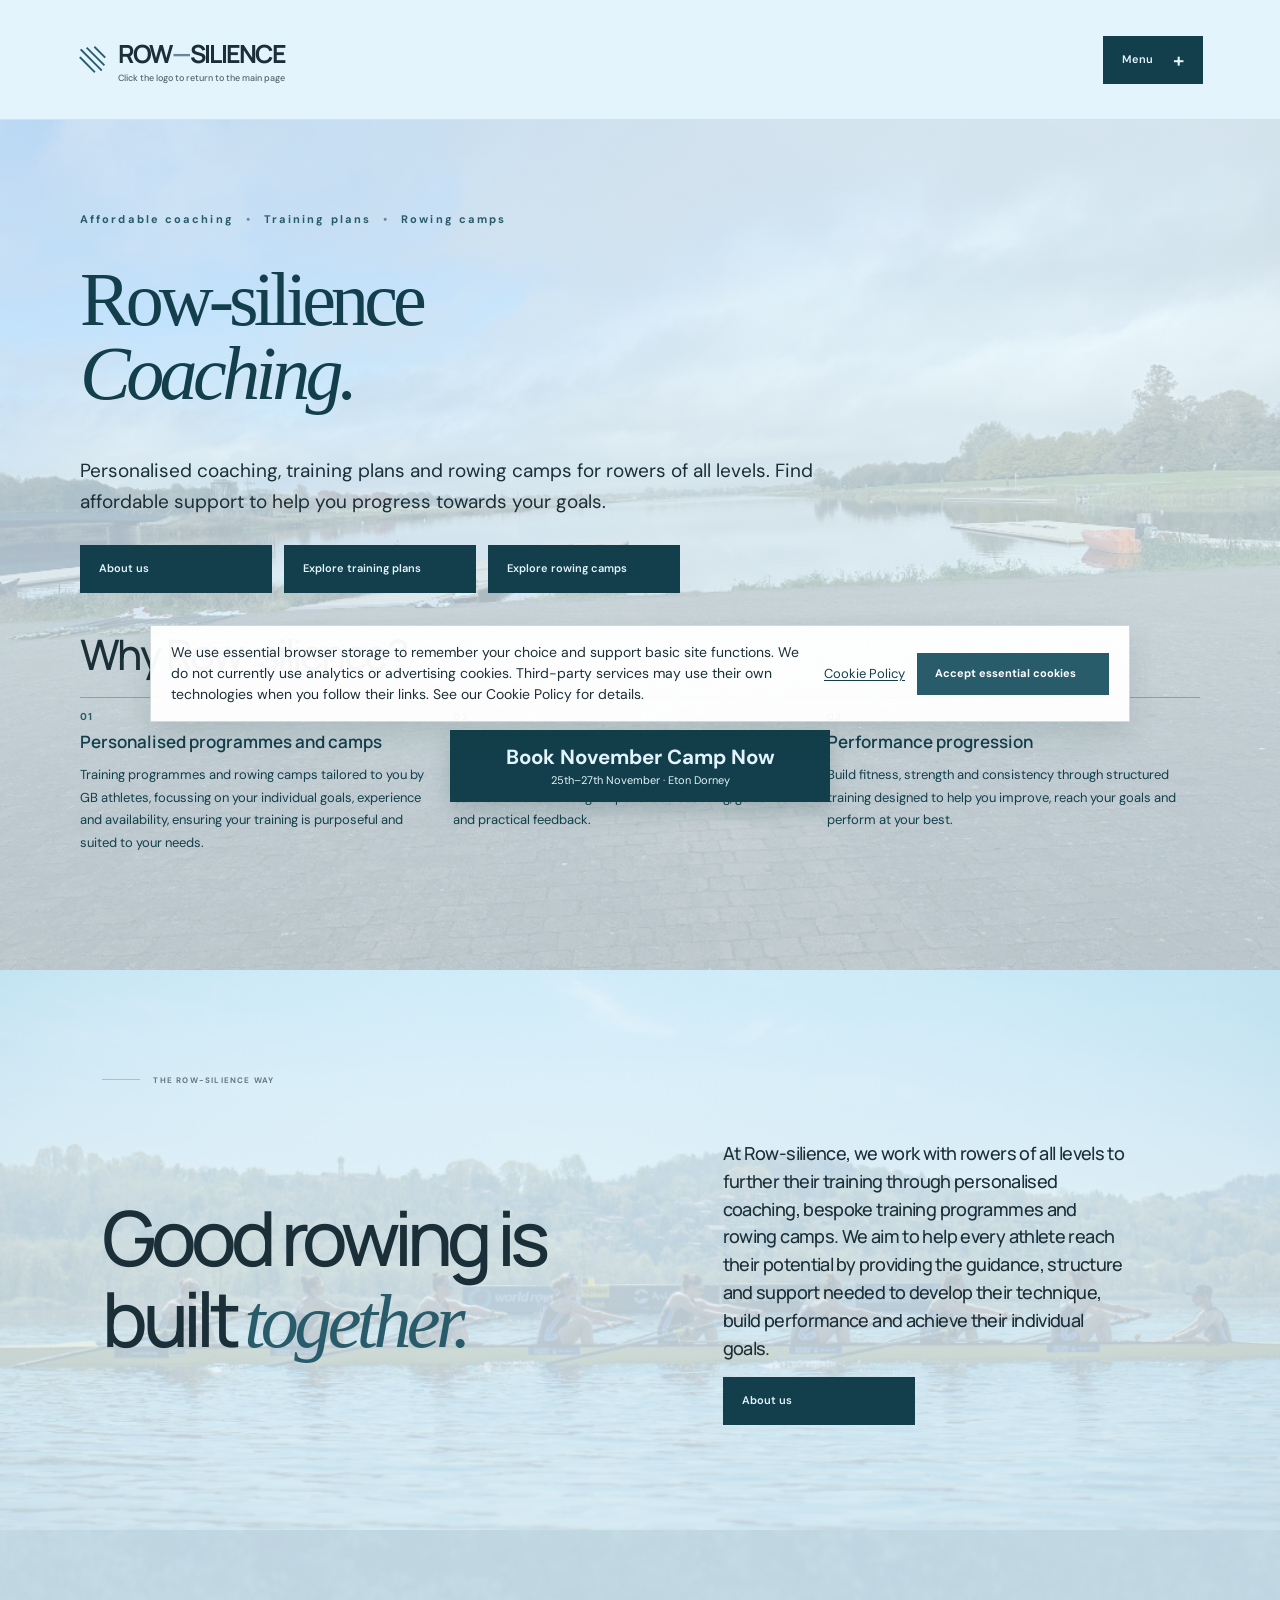
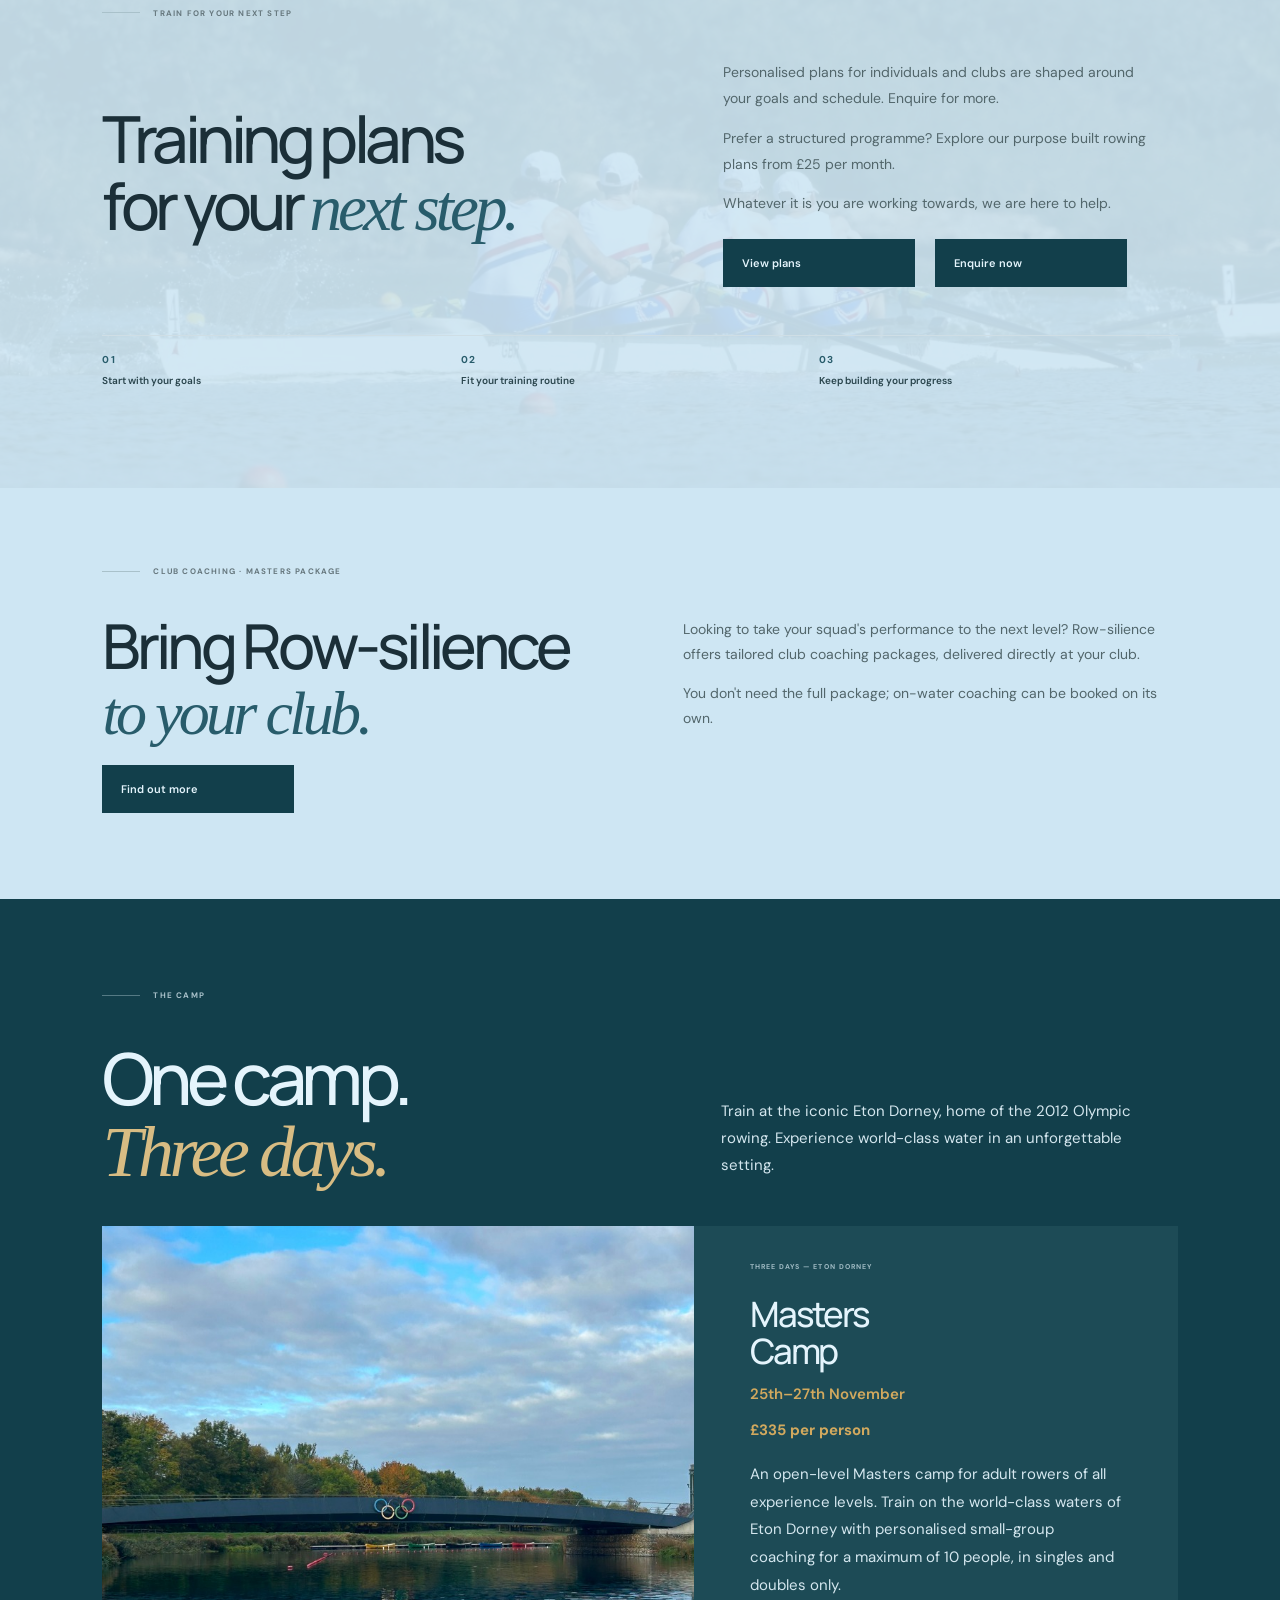
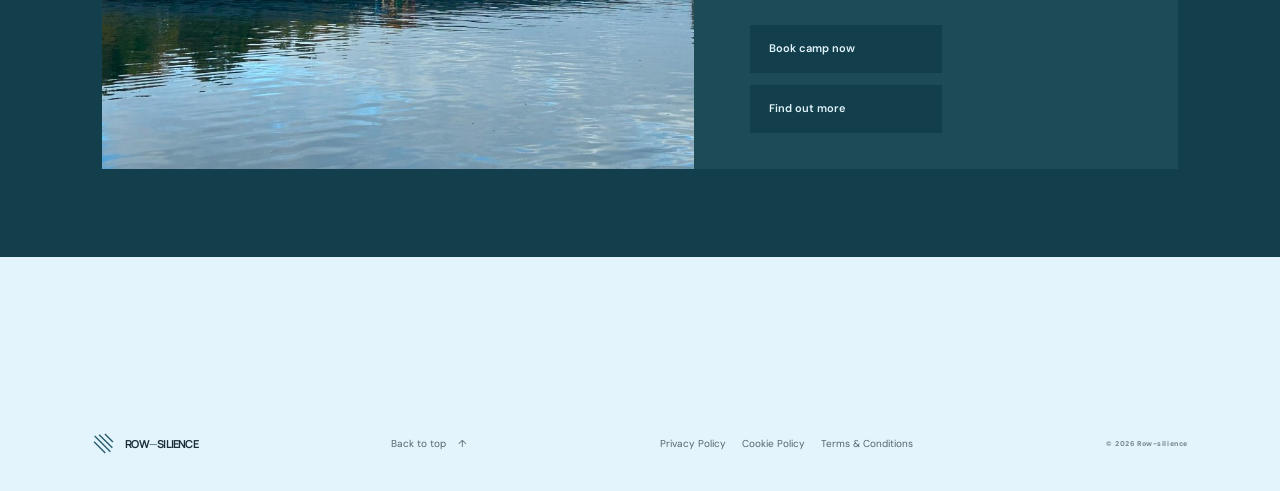
<file: index.html>
<!doctype html>
<html lang="en">
<head>
  <meta charset="utf-8">
  <meta name="viewport" content="width=device-width, initial-scale=1">
  <meta name="theme-color" content="#e4f4fc">
  <meta name="description" content="Row-silience coaching offers rowing camps and training plans designed to help you take your training further.">
  <title>Row-silience Coaching | Camps and Training Plans</title>
  <link rel="preconnect" href="https://fonts.googleapis.com">
  <link rel="preconnect" href="https://fonts.gstatic.com" crossorigin>
  <link href="https://fonts.googleapis.com/css2?family=DM+Sans:wght@400;500;600;700&family=Manrope:wght@400;500;600;700;800&display=swap" rel="stylesheet">
  <link rel="stylesheet" href="main.css?v=20261117-club-coaching-page">
  <link rel="icon" href="favicon.ico" sizes="any">
</head>
<body class="home-page">
  <header class="site-header">
    <a class="wordmark" href="#top" aria-label="Row-silience home">
      <span class="wordmark-mark" aria-hidden="true">
        <svg viewBox="0 0 36 36" fill="none">
          <path d="M5 7 28 30M12 5l19 19M4 16l16 16M21 4l11 11" stroke="currentColor" stroke-width="2.2" stroke-linecap="square"/>
        </svg>
      </span>
      <span class="wordmark-copy">
        <span>ROW<span class="wordmark-dash">—</span>SILIENCE</span>
        <span class="wordmark-hint">Click the logo to return to the main page</span>
      </span>
    </a>
    <button class="menu-toggle" type="button" aria-expanded="false" aria-controls="primary-navigation">
      <span>Menu</span>
      <span class="menu-icon" aria-hidden="true">+</span>
    </button>
    <nav class="primary-navigation" id="primary-navigation" aria-label="Main navigation">
      <a href="index.html#top">Main Page</a>
      <a href="about-us.html">About Us</a>
      <a href="#training-plans">Training Plans</a>
      <a href="#camps">The Camps</a>
    </nav>
  </header>

  <main id="top">
    <section class="hero" aria-labelledby="hero-heading">
      <img class="hero-background" src="Dorney1.JPG" alt="" aria-hidden="true">
      <div class="hero-content">
        <p class="hero-eyebrow"><span>Affordable coaching</span><span>Training plans</span><span>Rowing camps</span></p>
        <h1 id="hero-heading">Row-silience<br><em>Coaching.</em></h1>
        <p class="hero-copy">Personalised coaching, training plans and rowing camps for rowers of all levels. Find affordable support to help you progress towards your goals.</p>
        <div class="hero-actions">
          <a class="button" href="about-us.html">About us</a>
          <a class="button" href="#training-plans">Explore training plans</a>
          <a class="button" href="#camps">Explore rowing camps</a>
        </div>
        <div class="hero-why">
          <h2 class="why-row-silience-heading">Why Row-silience?</h2>
          <ol class="training-points" aria-label="Why choose Row-silience">
            <li>
              <strong>Personalised programmes and camps</strong>
              <p>Training programmes and rowing camps tailored to you by GB athletes, focussing on your individual goals, experience and availability, ensuring your training is purposeful and suited to your needs.</p>
            </li>
            <li>
              <strong>Technical development</strong>
              <p>Develop your rowing technique, improve efficiency and build confidence through experienced coaching, guidance and practical feedback.</p>
            </li>
            <li>
              <strong>Performance progression</strong>
              <p>Build fitness, strength and consistency through structured training designed to help you improve, reach your goals and perform at your best.</p>
            </li>
          </ol>
        </div>
      </div>
    </section>

    <section class="intro" id="approach">
      <img class="intro-background" src="Holly-GB-Rowing.JPG" alt="" aria-hidden="true">
      <div class="section-wrap">
        <div class="section-kicker"><span class="kicker-line"></span><span>THE ROW-SILIENCE WAY</span></div>
        <div class="intro-grid">
          <h2>Good rowing is<br>built <em>together.</em></h2>
          <div class="intro-copy">
            <p class="large-copy">At Row-silience, we work with rowers of all levels to further their training through personalised coaching, bespoke training programmes and rowing camps. We aim to help every athlete reach their potential by providing the guidance, structure and support needed to develop their technique, build performance and achieve their individual goals.</p>
            <a class="button" href="about-us.html">About us</a>
          </div>
        </div>
      </div>
    </section>

    <section class="training-section" id="training-plans">
      <img class="training-background" src="AJ-FISU.JPG" alt="" aria-hidden="true">
      <div class="section-wrap">
        <div class="section-kicker"><span class="kicker-line"></span><span>TRAIN FOR YOUR NEXT STEP</span></div>
        <div class="training-grid">
          <div class="training-heading">
            <h2>Training plans<br>for your <em>next step.</em></h2>
          </div>
          <div class="training-copy">
            <p>Personalised plans for individuals and clubs are shaped around your goals and schedule. Enquire for more.</p>
            <p>Prefer a structured programme? Explore our purpose built rowing plans from £25 per month.</p>
            <p>Whatever it is you are working towards, we are here to help.</p>
            <div class="training-actions">
              <a class="button training-cta" href="plans.html">View plans</a>
              <a class="button training-cta" href="https://tally.so/r/LDDMo1" target="_blank" rel="noopener noreferrer">Enquire now</a>
            </div>
          </div>
        </div>
        <ol class="training-points training-principles" aria-label="Training plan principles">
          <li><p>Start with your goals</p></li>
          <li><p>Fit your training routine</p></li>
          <li><p>Keep building your progress</p></li>
        </ol>
      </div>
    </section>

    <section class="training-section club-coaching-section" aria-labelledby="club-coaching-title">
      <div class="section-wrap">
        <div class="section-kicker"><span class="kicker-line"></span><span>CLUB COACHING · MASTERS PACKAGE</span></div>
        <div class="club-coaching-intro">
          <h2 id="club-coaching-title">Bring Row-silience<br><em>to your club.</em></h2>
          <div>
            <p>Looking to take your squad's performance to the next level? Row-silience offers tailored club coaching packages, delivered directly at your club.</p>
            <p>You don't need the full package; on-water coaching can be booked on its own.</p>
          </div>
        </div>
        <div class="club-coaching-actions">
          <a class="button" href="club-coaching.html">Find out more</a>
        </div>
      </div>
    </section>

    <section class="camp-section" id="camps">
      <div class="section-wrap">
        <div class="section-kicker section-kicker-light"><span class="kicker-line"></span><span>THE CAMP</span></div>
        <div class="camp-heading">
          <h2>One camp.<br><em>Three days.</em></h2>
          <p>Train at the iconic Eton Dorney, home of the 2012 Olympic rowing. Experience world-class water in an unforgettable setting.</p>
        </div>
        <div class="camp-grid">
          <article class="camp-card">
            <figure class="camp-photo">
              <img class="camp-image" src="Dorney H1.JPG" alt="Dorney Lake with the Olympic bridge and rings">
            </figure>
            <div class="camp-card-body">
              <div class="camp-card-top"><span>THREE DAYS — ETON DORNEY</span></div>
              <h3>Masters<br>Camp</h3>
              <p class="camp-dates">25th–27th November</p>
              <p class="camp-price">£335 per person</p>
              <p>An open-level Masters camp for adult rowers of all experience levels. Train on the world-class waters of Eton Dorney with personalised small-group coaching for a maximum of 10 people, in singles and doubles only.</p>
              <div class="camp-card-actions">
                <a class="button" href="https://tally.so/r/J1dreY" target="_blank" rel="noopener noreferrer">Book camp now</a>
                <a class="button" href="camp-details.html#coaching">Find out more</a>
              </div>
            </div>
          </article>
        </div>
      </div>
    </section>

  </main>

  <footer class="site-footer">
    <a class="wordmark footer-wordmark" href="#top">
      <span class="wordmark-mark" aria-hidden="true">
        <svg viewBox="0 0 36 36" fill="none">
          <path d="M5 7 28 30M12 5l19 19M4 16l16 16M21 4l11 11" stroke="currentColor" stroke-width="2.2" stroke-linecap="square"/>
        </svg>
      </span>
      <span>ROW<span class="wordmark-dash">—</span>SILIENCE</span>
    </a>
    <a class="back-to-top" href="#top">Back to top <span aria-hidden="true">↑</span></a>
    <div class="footer-links">
      <a class="privacy-policy-link" href="privacy-policy.html">Privacy Policy</a>
      <a class="cookie-policy-link" href="cookie-policy.html">Cookie Policy</a>
      <a class="website-terms-link" href="website-terms.html">Terms &amp; Conditions</a>
    </div>
    <span class="copyright">© <span id="year"></span> Row-silience</span>
  </footer>

  <div class="cookie-banner" id="cookie-banner" aria-live="polite">
    <div class="cookie-banner-inner">
      <p>We use essential browser storage to remember your choice and support basic site functions. We do not currently use analytics or advertising cookies. Third-party services may use their own technologies when you follow their links. See our Cookie Policy for details.</p>
      <div class="cookie-actions">
        <a href="cookie-policy.html" class="cookie-link">Cookie Policy</a>
        <button type="button" class="button cookie-accept">Accept essential cookies</button>
      </div>
    </div>
  </div>

  <div class="sticky-book-bar home-book-bar">
    <a class="button" href="https://tally.so/r/J1dreY" target="_blank" rel="noopener noreferrer">
      <strong>Book November Camp Now</strong>
      <span>25th–27th November · Eton Dorney</span>
    </a>
  </div>

  <script>
    const menuToggle = document.querySelector(".menu-toggle");
    const navigation = document.querySelector(".primary-navigation");
    const cookieBanner = document.querySelector("#cookie-banner");
    const acceptCookiesButton = document.querySelector(".cookie-accept");

    menuToggle.addEventListener("click", () => {
      const isExpanded = menuToggle.getAttribute("aria-expanded") === "true";
      menuToggle.setAttribute("aria-expanded", String(!isExpanded));
      navigation.classList.toggle("is-open", !isExpanded);
    });

    navigation.addEventListener("click", (event) => {
      if (event.target.closest("a")) {
        menuToggle.setAttribute("aria-expanded", "false");
        navigation.classList.remove("is-open");
      }
    });

    const hasAcceptedCookies = localStorage.getItem("row-silience-cookie-consent") === "accepted";

    if (!hasAcceptedCookies) {
      cookieBanner.classList.add("is-visible");
    }

    acceptCookiesButton.addEventListener("click", () => {
      localStorage.setItem("row-silience-cookie-consent", "accepted");
      cookieBanner.classList.remove("is-visible");
    });

    document.querySelector("#year").textContent = new Date().getFullYear();
  </script>
</body>
</html>
</file>
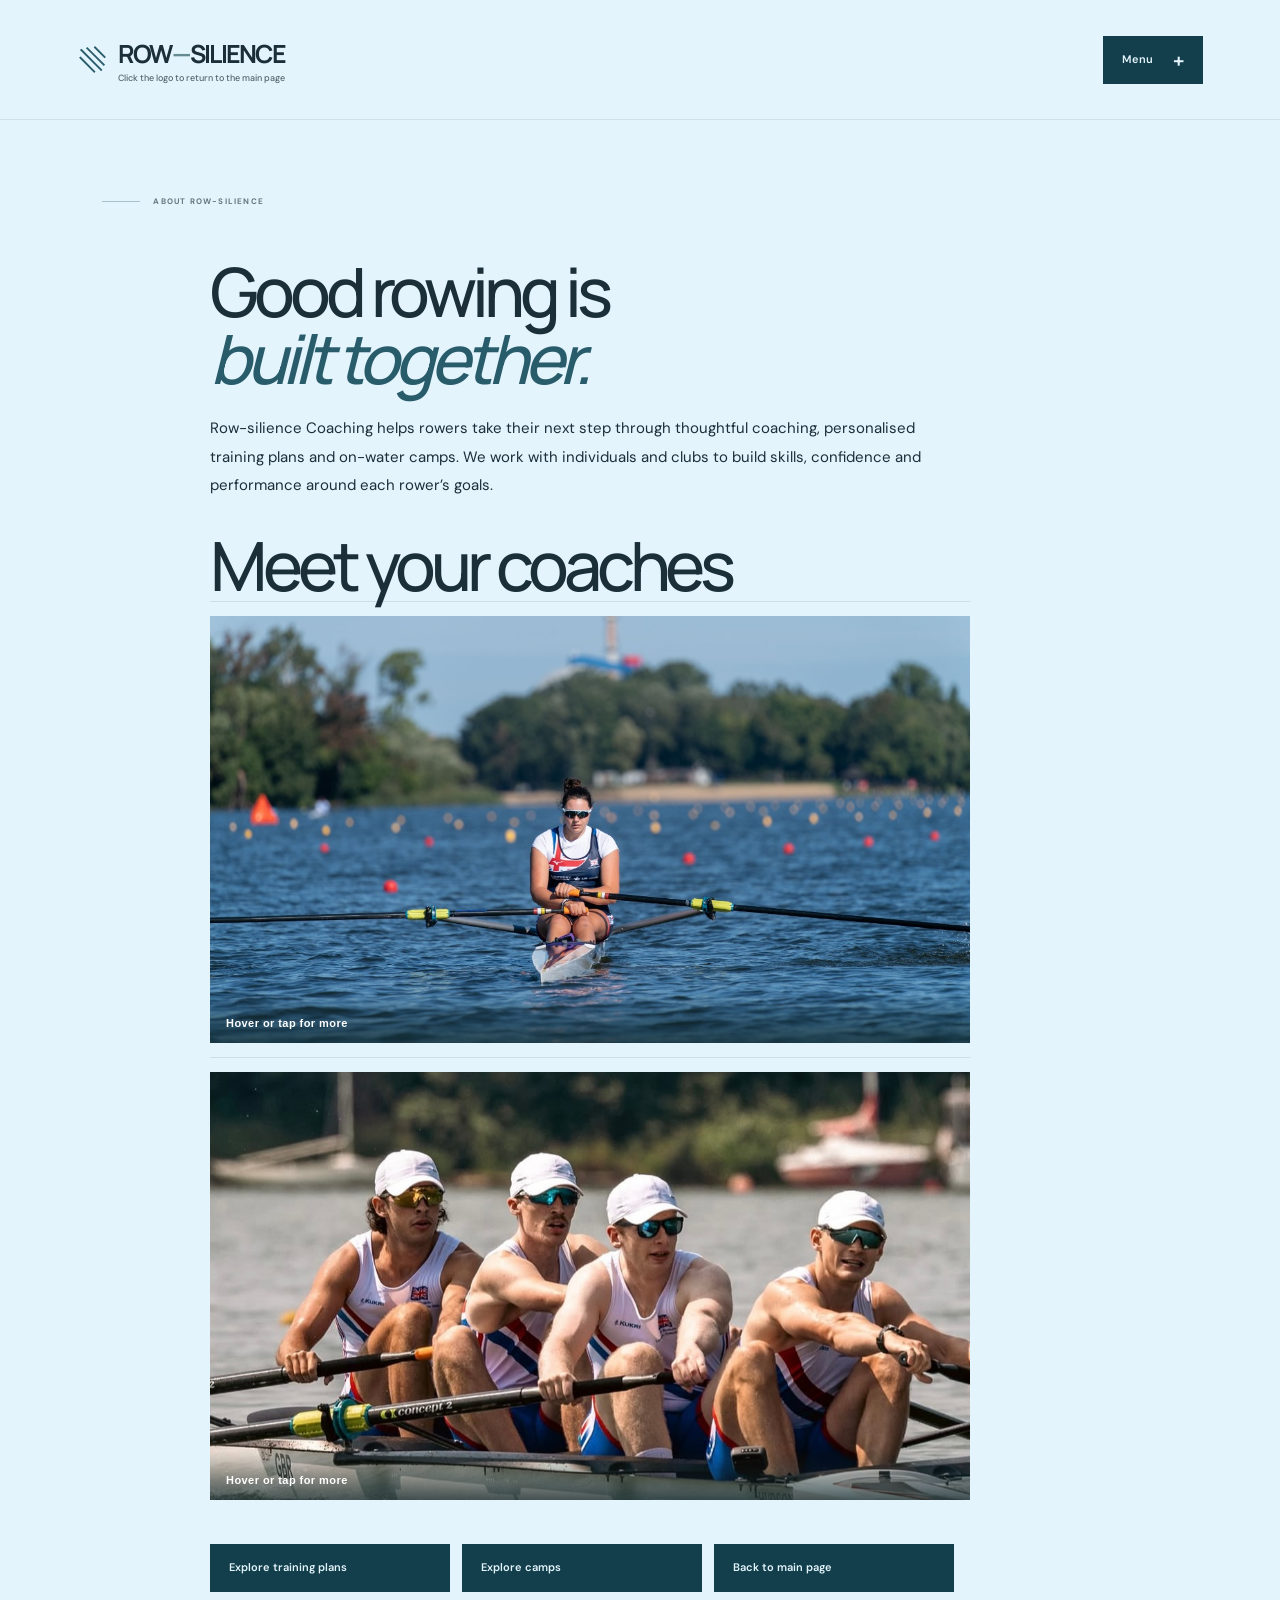
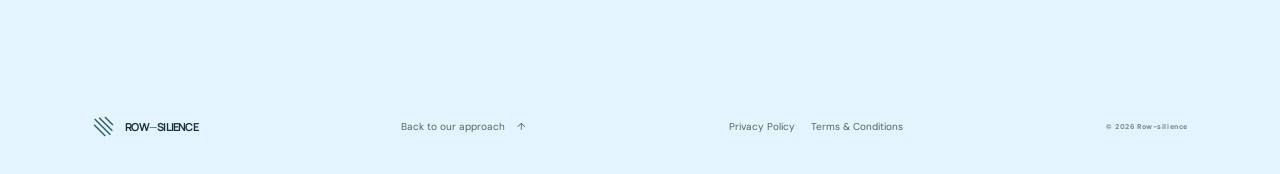
<file: about-us.html>
<!doctype html>
<html lang="en">
<head>
  <meta charset="utf-8">
  <meta name="viewport" content="width=device-width, initial-scale=1">
  <meta name="theme-color" content="#e4f4fc">
  <meta name="description" content="Meet the Row-silience Coaching team and learn about our approach to helping rowers take their next step.">
  <title>About Us | Row-silience Coaching</title>
  <link rel="preconnect" href="https://fonts.googleapis.com">
  <link rel="preconnect" href="https://fonts.gstatic.com" crossorigin>
  <link href="https://fonts.googleapis.com/css2?family=DM+Sans:wght@400;500;600;700&family=Manrope:wght@400;500;600;700;800&display=swap" rel="stylesheet">
  <link rel="stylesheet" href="main.css?v=20261109-home-logo-hint">
  <link rel="icon" href="favicon.ico" sizes="any">
</head>
<body class="about-page">
  <header class="site-header">
    <a class="wordmark" href="index.html#top" aria-label="Row-silience home">
      <span class="wordmark-mark" aria-hidden="true">
        <svg viewBox="0 0 36 36" fill="none">
          <path d="M5 7 28 30M12 5l19 19M4 16l16 16M21 4l11 11" stroke="currentColor" stroke-width="2.2" stroke-linecap="square"/>
        </svg>
      </span>
      <span class="wordmark-copy">
        <span>ROW<span class="wordmark-dash">—</span>SILIENCE</span>
        <span class="wordmark-hint">Click the logo to return to the main page</span>
      </span>
    </a>
    <button class="menu-toggle" type="button" aria-expanded="false" aria-controls="primary-navigation">
      <span>Menu</span>
      <span class="menu-icon" aria-hidden="true">+</span>
    </button>
    <nav class="primary-navigation" id="primary-navigation" aria-label="Main navigation">
      <a href="index.html#top">Main Page</a>
      <a href="about-us.html" aria-current="page">About Us</a>
      <a href="index.html#training-plans">Training Plans</a>
      <a href="index.html#camps">The Camps</a>
    </nav>
  </header>

  <main>
    <section class="coaching-section section-wrap about-section">
      <div class="section-kicker"><span class="kicker-line"></span><span>ABOUT ROW-SILIENCE</span></div>
      <div class="coaching-grid">
        <div class="coaching-copy">
          <h1>Good rowing is<br><em>built together.</em></h1>
          <p>Row-silience Coaching helps rowers take their next step through thoughtful coaching, personalised training plans and on-water camps. We work with individuals and clubs to build skills, confidence and performance around each rower’s goals.</p>
          <h2>Meet your coaches</h2>
          <ul class="feature-list founder-list">
            <li>
              <div class="coach-experience">
                <button class="coach-photo" type="button" aria-expanded="false" aria-controls="holly-experience" aria-label="Show Holly Dunford's rowing experience">
                  <img src="holly-single-scull.jpg" alt="Holly Dunford rowing a single scull">
                  <span class="coach-photo-hint">Hover or tap for more</span>
                </button>
                <div class="coach-experience-copy" id="holly-experience">
                  <strong>Holly Dunford</strong>
                  <p>Holly began her rowing journey at the age of 12 at Molesey Boat Club before earning a scholarship to row at the University of Washington.</p>
                  <p>Alongside her collegiate career, Holly continued to represent Great Britain internationally, achieving significant success at Under-23 level with a gold and silver medal respectively.</p>
                  <p>Following her graduation, Holly returned to the UK to join the Great Britain Senior team. The pinnacle of her international career came at the Paris 2024 Olympic Games, where she won an Olympic bronze medal.</p>
                  <p>Since the Games, Holly has continued to compete at the highest level, adding victory at Henley Royal Regatta to her achievements while developing her coaching expertise and passion for athlete development.</p>
                </div>
              </div>
            </li>
            <li>
              <div class="aj-profile">
                <button class="coach-photo" type="button" aria-expanded="false" aria-controls="aj-experience" aria-label="Show AJ Coates's rowing experience">
                  <img src="AJ-FISU-2026.jpg" alt="Four British rowers competing on the water">
                  <span class="coach-photo-hint">Hover or tap for more</span>
                </button>
                <div class="aj-profile-copy" id="aj-experience">
                  <strong>AJ Coates</strong>
                  <p>AJ began his rowing journey as a cox at St Peter’s School, York, aged 12, before transitioning to rowing himself. He continued his development at the University of York, where he served as Men’s Captain, taking responsibility for leading the programme, overseeing training plans, organising training camps and managing its day-to-day operations.</p>
                  <p>Following graduation, AJ joined Molesey Boat Club, where he continues to compete. During his time there, he has reached multiple Henley Royal Regatta semi-finals and most recently represented Great Britain at the FISU World University Championships, securing a silver medal.</p>
                  <p>Alongside his own competitive career, AJ is passionate about coaching and helping athletes develop their technical skills, physical performance and confidence on the water. He combines his racing experience with his leadership background to support athletes in achieving their goals.</p>
                </div>
              </div>
            </li>
          </ul>
          <div class="camp-details-actions">
            <a class="button" href="index.html#training-plans">Explore training plans</a>
            <a class="button" href="index.html#camps">Explore camps</a>
            <a class="button" href="index.html">Back to main page</a>
          </div>
        </div>
      </div>
    </section>
  </main>

  <footer class="site-footer">
    <a class="wordmark footer-wordmark" href="index.html#top">
      <span class="wordmark-mark" aria-hidden="true">
        <svg viewBox="0 0 36 36" fill="none">
          <path d="M5 7 28 30M12 5l19 19M4 16l16 16M21 4l11 11" stroke="currentColor" stroke-width="2.2" stroke-linecap="square"/>
        </svg>
      </span>
      <span>ROW<span class="wordmark-dash">—</span>SILIENCE</span>
    </a>
    <a class="back-to-top" href="index.html#approach">Back to our approach <span aria-hidden="true">↑</span></a>
    <div class="footer-links">
      <a class="privacy-policy-link" href="privacy-policy.html">Privacy Policy</a>
      <a class="website-terms-link" href="website-terms.html">Terms &amp; Conditions</a>
    </div>
    <span class="copyright">© <span id="year"></span> Row-silience</span>
  </footer>

  <script>
    const menuToggle = document.querySelector(".menu-toggle");
    const navigation = document.querySelector(".primary-navigation");

    menuToggle.addEventListener("click", () => {
      const isExpanded = menuToggle.getAttribute("aria-expanded") === "true";
      menuToggle.setAttribute("aria-expanded", String(!isExpanded));
      navigation.classList.toggle("is-open", !isExpanded);
    });

    navigation.addEventListener("click", (event) => {
      if (event.target.closest("a")) {
        menuToggle.setAttribute("aria-expanded", "false");
        navigation.classList.remove("is-open");
      }
    });

    const coachTapMedia = window.matchMedia("(max-width: 680px), (hover: none) and (pointer: coarse)");
    if (coachTapMedia.matches) {
      document.body.classList.add("has-coach-tap-reveal");
      document.querySelectorAll(".coach-photo").forEach((button) => {
        button.addEventListener("click", () => {
          const isExpanded = button.getAttribute("aria-expanded") === "true";
          button.setAttribute("aria-expanded", String(!isExpanded));
          button.closest(".coach-experience, .aj-profile").classList.toggle("is-visible", !isExpanded);
        });
      });
    }

    document.querySelector("#year").textContent = new Date().getFullYear();
  </script>
</body>
</html>
</file>
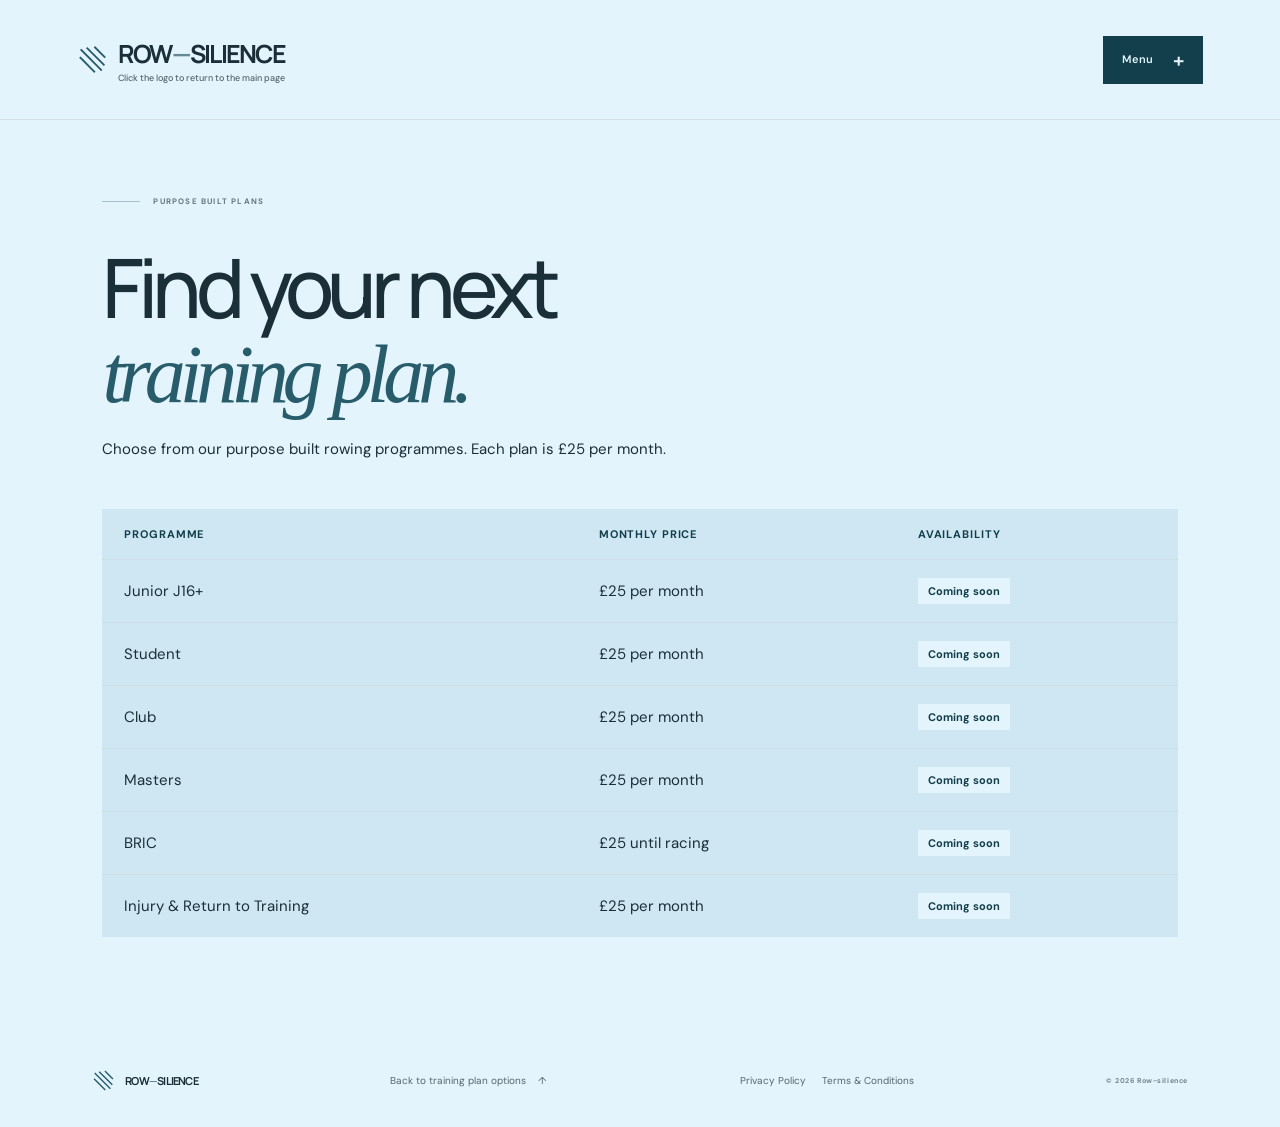
<file: available-plans.html>
<!doctype html>
<html lang="en">
<head>
  <meta charset="utf-8">
  <meta name="viewport" content="width=device-width, initial-scale=1">
  <meta name="theme-color" content="#e4f4fc">
  <meta name="description" content="Compare Row-silience Coaching purpose built rowing training plans and monthly prices.">
  <title>Available Training Plans | Row-silience Coaching</title>
  <link rel="preconnect" href="https://fonts.googleapis.com">
  <link rel="preconnect" href="https://fonts.gstatic.com" crossorigin>
  <link href="https://fonts.googleapis.com/css2?family=DM+Sans:wght@400;500;600;700&family=Manrope:wght@400;500;600;700;800&display=swap" rel="stylesheet">
  <link rel="stylesheet" href="main.css?v=20261109-home-logo-hint">
  <link rel="icon" href="favicon.ico" sizes="any">
</head>
<body>
  <header class="site-header">
    <a class="wordmark" href="index.html#top" aria-label="Row-silience home">
      <span class="wordmark-mark" aria-hidden="true">
        <svg viewBox="0 0 36 36" fill="none">
          <path d="M5 7 28 30M12 5l19 19M4 16l16 16M21 4l11 11" stroke="currentColor" stroke-width="2.2" stroke-linecap="square"/>
        </svg>
      </span>
      <span class="wordmark-copy">
        <span>ROW<span class="wordmark-dash">—</span>SILIENCE</span>
        <span class="wordmark-hint">Click the logo to return to the main page</span>
      </span>
    </a>
    <button class="menu-toggle" type="button" aria-expanded="false" aria-controls="primary-navigation">
      <span>Menu</span>
      <span class="menu-icon" aria-hidden="true">+</span>
    </button>
    <nav class="primary-navigation" id="primary-navigation" aria-label="Main navigation">
      <a href="index.html#top">Main Page</a>
      <a href="about-us.html">About Us</a>
      <a href="index.html#training-plans">Training Plans</a>
      <a href="index.html#camps">The Camps</a>
    </nav>
  </header>

  <main class="plans-page">
    <div class="section-wrap">
      <div class="section-kicker"><span class="kicker-line"></span><span>PURPOSE BUILT PLANS</span></div>
      <div class="plans-intro">
        <h1>Find your next<br><em>training plan.</em></h1>
        <p>Choose from our purpose built rowing programmes. Each plan is £25 per month.</p>
      </div>
      <table class="available-plans-table">
        <thead>
          <tr>
            <th scope="col">Programme</th>
            <th scope="col">Monthly price</th>
            <th scope="col">Availability</th>
          </tr>
        </thead>
        <tbody>
          <tr><td>Junior J16+</td><td>£25 per month</td><td><span class="plan-status">Coming soon</span></td></tr>
          <tr><td>Student</td><td>£25 per month</td><td><span class="plan-status">Coming soon</span></td></tr>
          <tr><td>Club</td><td>£25 per month</td><td><span class="plan-status">Coming soon</span></td></tr>
          <tr><td>Masters</td><td>£25 per month</td><td><span class="plan-status">Coming soon</span></td></tr>
          <tr><td>BRIC</td><td>£25 until racing</td><td><span class="plan-status">Coming soon</span></td></tr>
          <tr><td>Injury &amp; Return to Training</td><td>£25 per month</td><td><span class="plan-status">Coming soon</span></td></tr>
        </tbody>
      </table>
    </div>
  </main>

  <footer class="site-footer">
    <a class="wordmark footer-wordmark" href="index.html#top">
      <span class="wordmark-mark" aria-hidden="true">
        <svg viewBox="0 0 36 36" fill="none">
          <path d="M5 7 28 30M12 5l19 19M4 16l16 16M21 4l11 11" stroke="currentColor" stroke-width="2.2" stroke-linecap="square"/>
        </svg>
      </span>
      <span>ROW<span class="wordmark-dash">—</span>SILIENCE</span>
    </a>
    <a class="back-to-top" href="plans.html">Back to training plan options <span aria-hidden="true">↑</span></a>
    <div class="footer-links">
      <a class="privacy-policy-link" href="privacy-policy.html">Privacy Policy</a>
      <a class="website-terms-link" href="website-terms.html">Terms &amp; Conditions</a>
    </div>
    <span class="copyright">© <span id="year"></span> Row-silience</span>
  </footer>

  <script>
    const menuToggle = document.querySelector(".menu-toggle");
    const navigation = document.querySelector(".primary-navigation");

    menuToggle.addEventListener("click", () => {
      const isExpanded = menuToggle.getAttribute("aria-expanded") === "true";
      menuToggle.setAttribute("aria-expanded", String(!isExpanded));
      navigation.classList.toggle("is-open", !isExpanded);
    });

    navigation.addEventListener("click", (event) => {
      if (event.target.closest("a")) {
        menuToggle.setAttribute("aria-expanded", "false");
        navigation.classList.remove("is-open");
      }
    });

    document.querySelector("#year").textContent = new Date().getFullYear();
  </script>
</body>
</html>
</file>
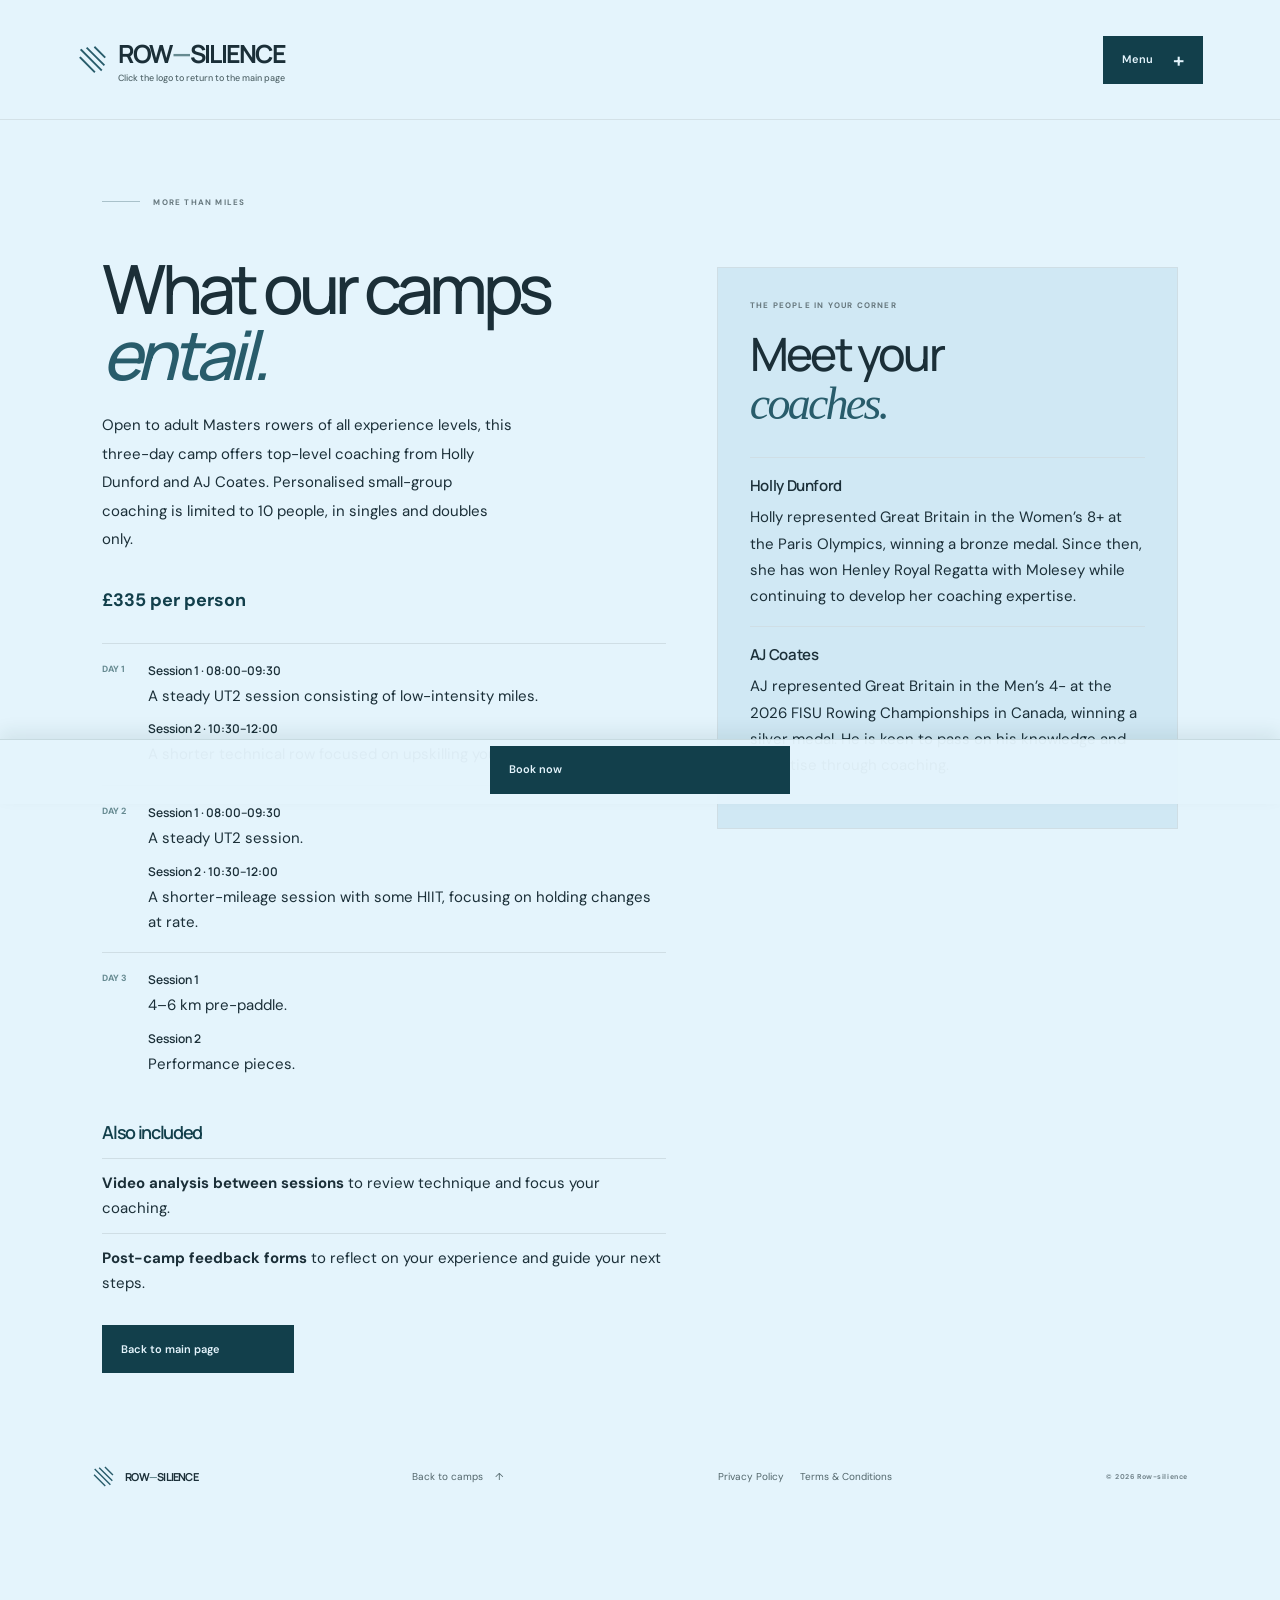
<file: camp-details.html>
<!doctype html>
<html lang="en">
<head>
  <meta charset="utf-8">
  <meta name="viewport" content="width=device-width, initial-scale=1">
  <meta name="theme-color" content="#e4f4fc">
  <meta name="description" content="See what to expect at the Row-silience open-level Masters rowing camp at Eton Dorney.">
  <title>What the Camp Entails | Row-silience Coaching</title>
  <link rel="preconnect" href="https://fonts.googleapis.com">
  <link rel="preconnect" href="https://fonts.gstatic.com" crossorigin>
  <link href="https://fonts.googleapis.com/css2?family=DM+Sans:wght@400;500;600;700&family=Manrope:wght@400;500;600;700;800&display=swap" rel="stylesheet">
  <link rel="stylesheet" href="main.css?v=20261109-home-logo-hint">
  <link rel="icon" href="favicon.ico" sizes="any">
</head>
<body class="camp-details-page">
  <header class="site-header">
    <a class="wordmark" href="index.html#top" aria-label="Row-silience home">
      <span class="wordmark-mark" aria-hidden="true">
        <svg viewBox="0 0 36 36" fill="none">
          <path d="M5 7 28 30M12 5l19 19M4 16l16 16M21 4l11 11" stroke="currentColor" stroke-width="2.2" stroke-linecap="square"/>
        </svg>
      </span>
      <span class="wordmark-copy">
        <span>ROW<span class="wordmark-dash">—</span>SILIENCE</span>
        <span class="wordmark-hint">Click the logo to return to the main page</span>
      </span>
    </a>
    <button class="menu-toggle" type="button" aria-expanded="false" aria-controls="primary-navigation">
      <span>Menu</span>
      <span class="menu-icon" aria-hidden="true">+</span>
    </button>
    <nav class="primary-navigation" id="primary-navigation" aria-label="Main navigation">
      <a href="index.html#top">Main Page</a>
      <a href="about-us.html">About Us</a>
      <a href="index.html#training-plans">Training Plans</a>
      <a href="index.html#camps">The Camps</a>
    </nav>
  </header>

  <main>
    <section class="coaching-section section-wrap camp-details-section" id="coaching">
      <div class="section-kicker"><span class="kicker-line"></span><span>MORE THAN MILES</span></div>
      <div class="coaching-grid">
        <div class="coaching-copy camp-details-copy">
          <h1>What our camps<br><em>entail.</em></h1>
          <p>Open to adult Masters rowers of all experience levels, this three-day camp offers top-level coaching from Holly Dunford and AJ Coates. Personalised small-group coaching is limited to 10 people, in singles and doubles only.</p>
          <p class="camp-price">£335 per person</p>
          <ul class="feature-list">
            <li>
              <span>DAY 1</span>
              <div>
                <div class="schedule-session">
                  <strong>Session 1 · 08:00–09:30</strong>
                  <p>A steady UT2 session consisting of low-intensity miles.</p>
                </div>
                <div class="schedule-session">
                  <strong>Session 2 · 10:30–12:00</strong>
                  <p>A shorter technical row focused on upskilling your rowing.</p>
                </div>
              </div>
            </li>
            <li>
              <span>DAY 2</span>
              <div>
                <div class="schedule-session">
                  <strong>Session 1 · 08:00–09:30</strong>
                  <p>A steady UT2 session.</p>
                </div>
                <div class="schedule-session">
                  <strong>Session 2 · 10:30–12:00</strong>
                  <p>A shorter-mileage session with some HIIT, focusing on holding changes at rate.</p>
                </div>
              </div>
            </li>
            <li>
              <span>DAY 3</span>
              <div>
                <div class="schedule-session">
                  <strong>Session 1</strong>
                  <p>4–6 km pre-paddle.</p>
                </div>
                <div class="schedule-session">
                  <strong>Session 2</strong>
                  <p>Performance pieces.</p>
                </div>
              </div>
            </li>
          </ul>
          <section class="camp-inclusions" aria-labelledby="camp-inclusions-heading">
            <h2 id="camp-inclusions-heading">Also included</h2>
            <ul>
              <li><strong>Video analysis between sessions</strong> to review technique and focus your coaching.</li>
              <li><strong>Post-camp feedback forms</strong> to reflect on your experience and guide your next steps.</li>
            </ul>
          </section>
        </div>
        <aside class="coach-panel" aria-labelledby="coach-heading">
          <p class="coach-eyebrow">THE PEOPLE IN YOUR CORNER</p>
          <h2 id="coach-heading">Meet your<br><em>coaches.</em></h2>
          <div class="coach-list">
            <div class="coach-entry">
              <div class="coach-details">
                <strong>Holly Dunford</strong>
                <p>Holly represented Great Britain in the Women’s 8+ at the Paris Olympics, winning a bronze medal. Since then, she has won Henley Royal Regatta with Molesey while continuing to develop her coaching expertise.</p>
              </div>
            </div>
            <div class="coach-entry">
              <div class="coach-details">
                <strong>AJ Coates</strong>
                <p>AJ represented Great Britain in the Men’s 4− at the 2026 FISU Rowing Championships in Canada, winning a silver medal. He is keen to pass on his knowledge and expertise through coaching.</p>
              </div>
            </div>
          </div>
        </aside>
      </div>
      <div class="camp-details-actions">
        <a class="button" href="index.html">Back to main page</a>
      </div>
    </section>
  </main>

  <footer class="site-footer">
    <a class="wordmark footer-wordmark" href="index.html#top">
      <span class="wordmark-mark" aria-hidden="true">
        <svg viewBox="0 0 36 36" fill="none">
          <path d="M5 7 28 30M12 5l19 19M4 16l16 16M21 4l11 11" stroke="currentColor" stroke-width="2.2" stroke-linecap="square"/>
        </svg>
      </span>
      <span>ROW<span class="wordmark-dash">—</span>SILIENCE</span>
    </a>
    <a class="back-to-top" href="index.html#camps">Back to camps <span aria-hidden="true">↑</span></a>
    <div class="footer-links">
      <a class="privacy-policy-link" href="privacy-policy.html">Privacy Policy</a>
      <a class="website-terms-link" href="website-terms.html">Terms &amp; Conditions</a>
    </div>
    <span class="copyright">© <span id="year"></span> Row-silience</span>
  </footer>

  <div class="sticky-book-bar">
    <a class="button" href="https://tally.so/r/J1dreY" target="_blank" rel="noopener noreferrer">Book now</a>
  </div>

  <script>
    const menuToggle = document.querySelector(".menu-toggle");
    const navigation = document.querySelector(".primary-navigation");

    menuToggle.addEventListener("click", () => {
      const isExpanded = menuToggle.getAttribute("aria-expanded") === "true";
      menuToggle.setAttribute("aria-expanded", String(!isExpanded));
      navigation.classList.toggle("is-open", !isExpanded);
    });

    navigation.addEventListener("click", (event) => {
      if (event.target.closest("a")) {
        menuToggle.setAttribute("aria-expanded", "false");
        navigation.classList.remove("is-open");
      }
    });

    document.querySelector("#year").textContent = new Date().getFullYear();
  </script>
</body>
</html>
</file>
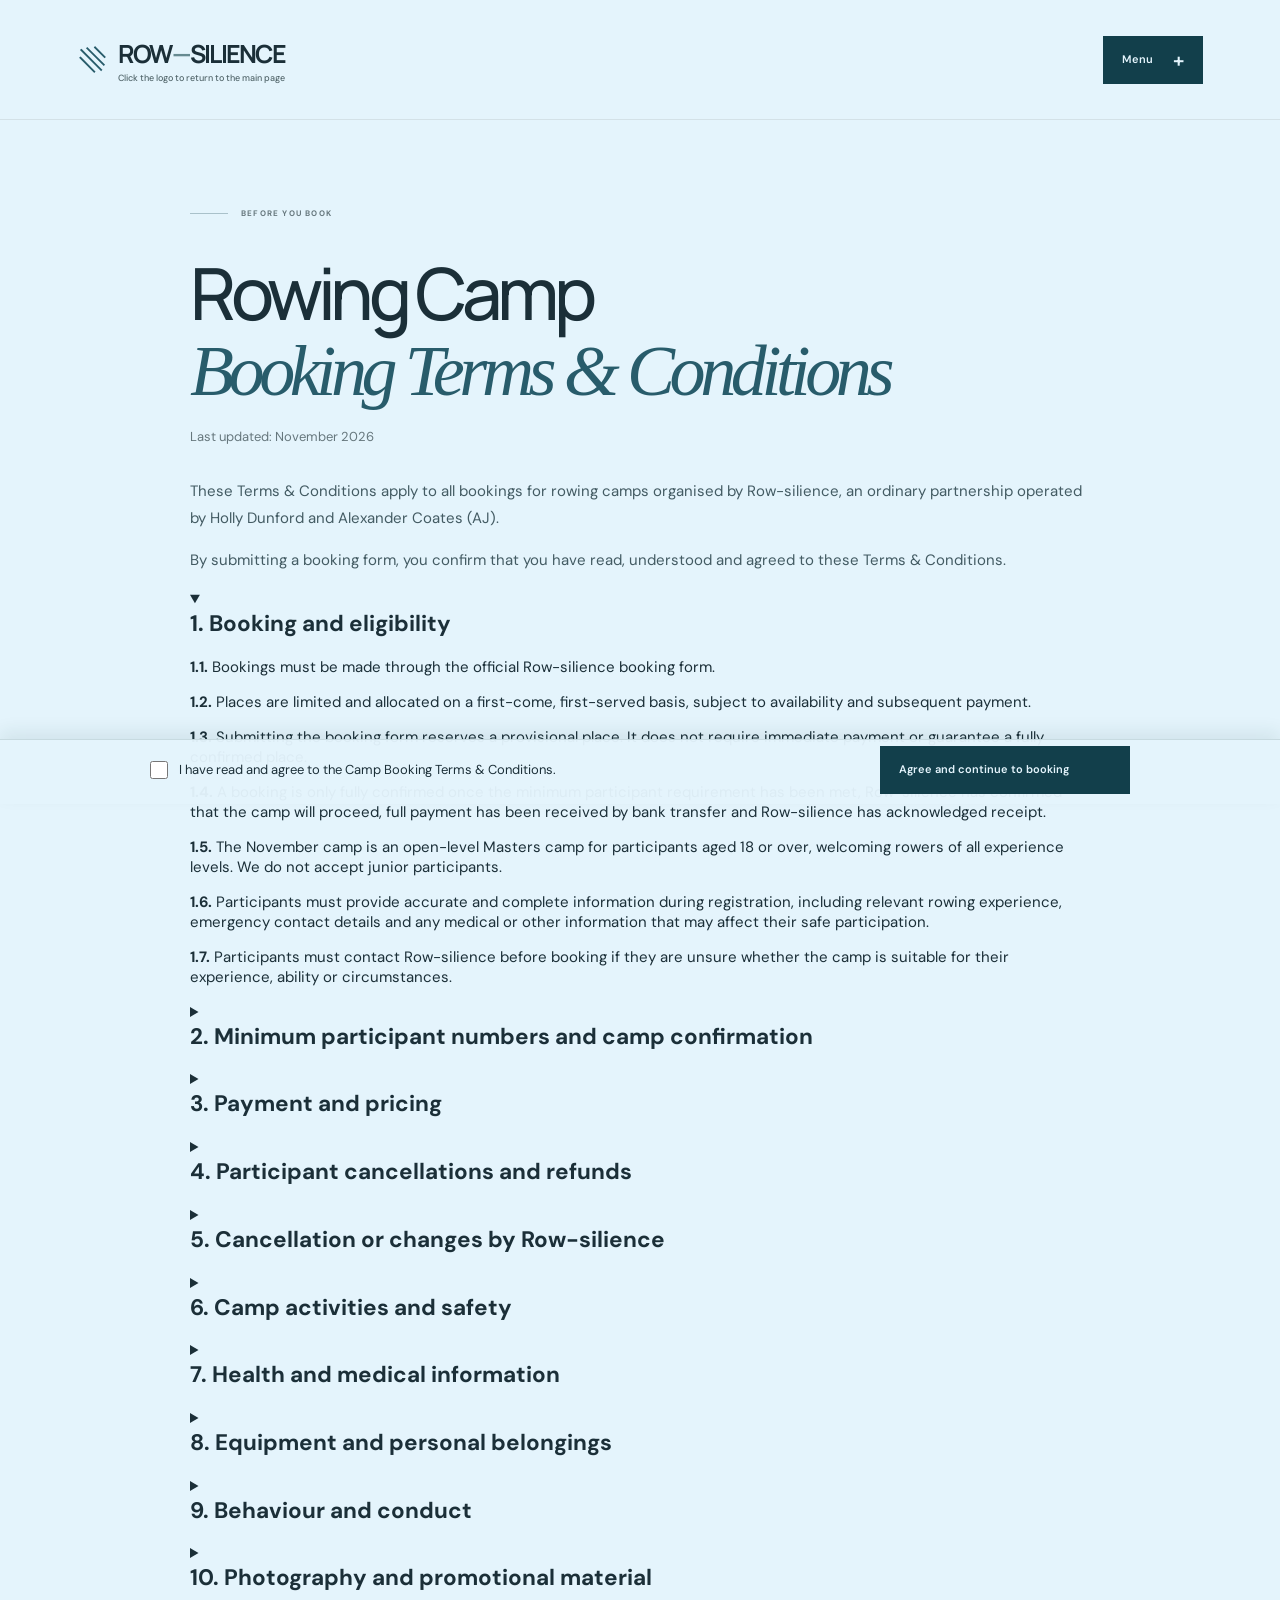
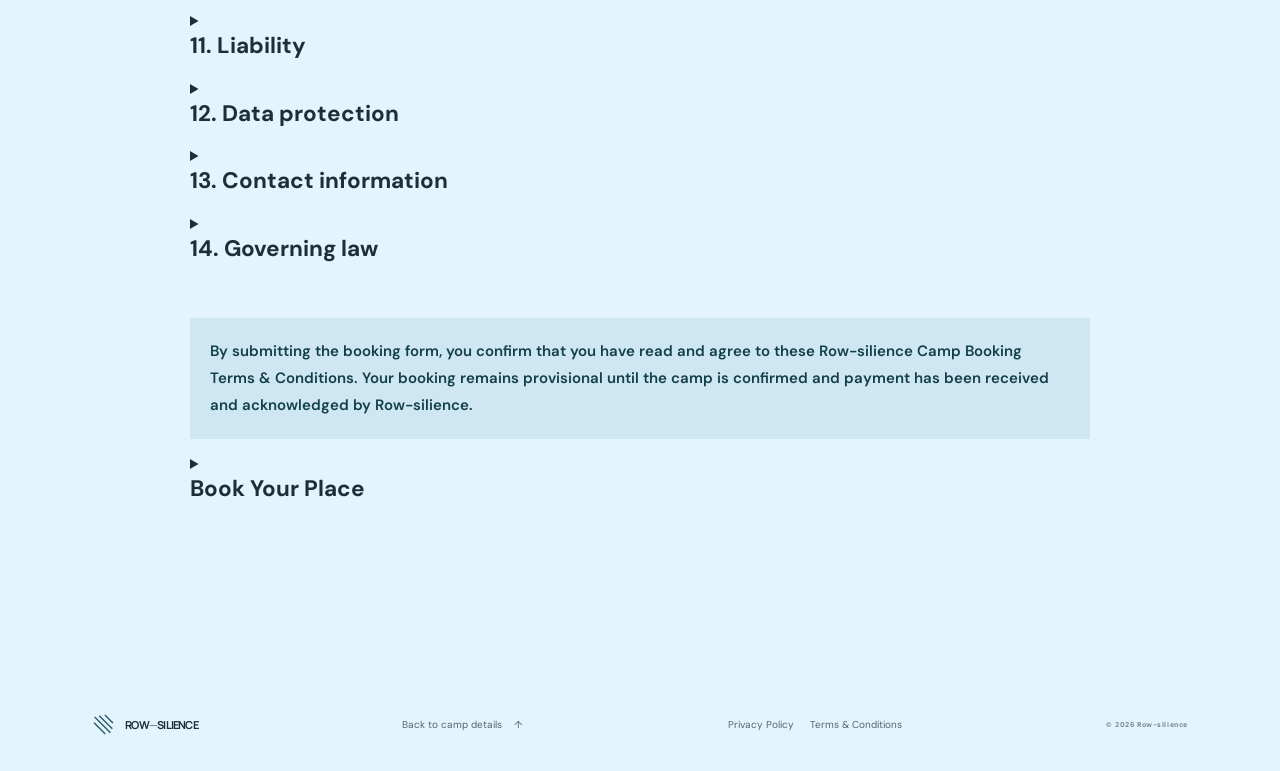
<file: camp-terms.html>
<!doctype html>
<html lang="en">
<head>
  <meta charset="utf-8">
  <meta name="viewport" content="width=device-width, initial-scale=1">
  <meta name="theme-color" content="#e4f4fc">
  <meta name="description" content="Read the Row-silience rowing camp booking terms and conditions before booking.">
  <title>Camp Booking Terms &amp; Conditions | Row-silience Coaching</title>
  <link rel="preconnect" href="https://fonts.googleapis.com">
  <link rel="preconnect" href="https://fonts.gstatic.com" crossorigin>
  <link href="https://fonts.googleapis.com/css2?family=DM+Sans:wght@400;500;600;700&family=Manrope:wght@400;500;600;700;800&display=swap" rel="stylesheet">
  <link rel="stylesheet" href="main.css?v=20261109-home-logo-hint">
  <link rel="icon" href="favicon.ico" sizes="any">
</head>
<body class="camp-terms-page">
  <header class="site-header">
    <a class="wordmark" href="index.html#top" aria-label="Row-silience home">
      <span class="wordmark-mark" aria-hidden="true">
        <svg viewBox="0 0 36 36" fill="none">
          <path d="M5 7 28 30M12 5l19 19M4 16l16 16M21 4l11 11" stroke="currentColor" stroke-width="2.2" stroke-linecap="square"/>
        </svg>
      </span>
      <span class="wordmark-copy">
        <span>ROW<span class="wordmark-dash">—</span>SILIENCE</span>
        <span class="wordmark-hint">Click the logo to return to the main page</span>
      </span>
    </a>
    <button class="menu-toggle" type="button" aria-expanded="false" aria-controls="primary-navigation">
      <span>Menu</span>
      <span class="menu-icon" aria-hidden="true">+</span>
    </button>
    <nav class="primary-navigation" id="primary-navigation" aria-label="Main navigation">
      <a href="index.html#top">Main Page</a>
      <a href="about-us.html">About Us</a>
      <a href="index.html#training-plans">Training Plans</a>
      <a href="index.html#camps">The Camps</a>
    </nav>
  </header>

  <main>
    <article class="camp-terms-content">
      <div class="section-kicker"><span class="kicker-line"></span><span>BEFORE YOU BOOK</span></div>
      <h1>Rowing Camp<br><em>Booking Terms &amp; Conditions</em></h1>
      <p class="terms-updated">Last updated: November 2026</p>
      <p>These Terms &amp; Conditions apply to all bookings for rowing camps organised by Row-silience, an ordinary partnership operated by Holly Dunford and Alexander Coates (AJ).</p>
      <p>By submitting a booking form, you confirm that you have read, understood and agreed to these Terms &amp; Conditions.</p>

      <details class="terms-accordion" open>
        <summary><h2>1. Booking and eligibility</h2></summary>
        <div class="terms-accordion-content">
          <p><strong>1.1.</strong> Bookings must be made through the official Row-silience booking form.</p>
          <p><strong>1.2.</strong> Places are limited and allocated on a first-come, first-served basis, subject to availability and subsequent payment.</p>
          <p><strong>1.3.</strong> Submitting the booking form reserves a provisional place. It does not require immediate payment or guarantee a fully confirmed place.</p>
          <p><strong>1.4.</strong> A booking is only fully confirmed once the minimum participant requirement has been met, Row-silience has confirmed that the camp will proceed, full payment has been received by bank transfer and Row-silience has acknowledged receipt.</p>
          <p><strong>1.5.</strong> The November camp is an open-level Masters camp for participants aged 18 or over, welcoming rowers of all experience levels. We do not accept junior participants.</p>
          <p><strong>1.6.</strong> Participants must provide accurate and complete information during registration, including relevant rowing experience, emergency contact details and any medical or other information that may affect their safe participation.</p>
          <p><strong>1.7.</strong> Participants must contact Row-silience before booking if they are unsure whether the camp is suitable for their experience, ability or circumstances.</p>
        </div>
      </details>

      <details class="terms-accordion">
        <summary><h2>2. Minimum participant numbers and camp confirmation</h2></summary>
        <div class="terms-accordion-content">
          <p><strong>2.1.</strong> A minimum of five participants is required for the camp to go ahead.</p>
          <p><strong>2.2.</strong> If fewer than five participants have submitted a booking by the registration deadline, Row-silience reserves the right to cancel the camp.</p>
          <p><strong>2.3.</strong> No payment will be requested or collected until at least five participants have booked and Row-silience has confirmed that the camp will proceed.</p>
          <p><strong>2.4.</strong> Once the minimum number has been reached, Row-silience will contact participants by email to confirm that the camp is going ahead and provide payment instructions.</p>
          <p><strong>2.5.</strong> Participants will be given a payment deadline and the relevant bank transfer details. Payment must be made in full by that deadline to secure their place.</p>
          <p><strong>2.6.</strong> If a participant does not make payment by the stated deadline, Row-silience reserves the right to release their provisional place and offer it to someone else.</p>
          <p><strong>2.7.</strong> If the minimum number is not reached and the camp is cancelled, participants will be notified by email. As no payment will have been collected, no refund will be necessary.</p>
        </div>
      </details>

      <details class="terms-accordion">
        <summary><h2>3. Payment and pricing</h2></summary>
        <div class="terms-accordion-content">
          <p><strong>3.1.</strong> The advertised camp fee is £335 per person, unless a different price is clearly stated for a particular camp.</p>
          <p><strong>3.2.</strong> No payment is required when submitting the initial booking form.</p>
          <p><strong>3.3.</strong> Once the minimum participant requirement has been met and the camp is confirmed, Row-silience will email participants with instructions for paying by bank transfer.</p>
          <p><strong>3.4.</strong> The full camp fee must be paid by the payment deadline provided in the confirmation email.</p>
          <p><strong>3.5.</strong> A booking is not fully confirmed until full payment has been received and acknowledged by Row-silience.</p>
          <p><strong>3.6.</strong> Participants are responsible for ensuring that the bank transfer is made correctly, using the payment reference and details supplied by Row-silience.</p>
          <p><strong>3.7.</strong> Any additional costs not expressly included in the advertised camp price, such as travel, accommodation or personal equipment, are the responsibility of the participant.</p>
        </div>
      </details>

      <details class="terms-accordion">
        <summary><h2>4. Participant cancellations and refunds</h2></summary>
        <div class="terms-accordion-content">
          <p><strong>4.1.</strong> If a participant wishes to cancel their booking, they must notify Row-silience in writing using <a href="mailto:coaches@row-silience.co.uk">coaches@row-silience.co.uk</a>.</p>
          <p><strong>4.2.</strong> Participants who cancel before making payment will not be charged a cancellation fee.</p>
          <p><strong>4.3.</strong> We ask participants to provide as much notice as possible if they can no longer attend.</p>
          <p><strong>4.4.</strong> Where a participant has paid and subsequently cancels, any refund will be considered in accordance with the following policy and applicable consumer law:</p>
          <ul>
            <li>More than 14 days before the camp: A full refund may be provided, less any clearly disclosed non-recoverable booking costs, where applicable.</li>
            <li>Between 7 and 14 days before the camp: A partial refund may be provided, taking account of costs already incurred and the opportunity to fill the place.</li>
            <li>Less than 7 days before the camp: Refunds will generally not be available, unless required by law or agreed at Row-silience's discretion.</li>
          </ul>
          <p><strong>4.5.</strong> Participants may request to transfer their place to another eligible adult, subject to Row-silience's prior written approval. Any replacement participant must complete the required registration and safety information before attending.</p>
          <p><strong>4.6.</strong> Nothing in this section affects any statutory rights that a participant may have under applicable consumer law. The statutory cancellation rules for services relating to leisure activities on a specific date or period may apply differently from those for other online purchases.</p>
        </div>
      </details>

      <details class="terms-accordion">
        <summary><h2>5. Cancellation or changes by Row-silience</h2></summary>
        <div class="terms-accordion-content">
          <p><strong>5.1.</strong> Row-silience reserves the right to cancel, postpone or make reasonable changes to a camp where necessary.</p>
          <p><strong>5.2.</strong> This may include circumstances such as:</p>
          <ul>
            <li>Fewer than five participants booking by the registration deadline.</li>
            <li>Severe weather or unsafe water conditions.</li>
            <li>Venue or facility closures.</li>
            <li>Safety concerns.</li>
            <li>Coach illness or unavailability.</li>
            <li>Other circumstances outside our reasonable control.</li>
          </ul>
          <p><strong>5.3.</strong> If Row-silience cancels a camp because the minimum participant number has not been reached, participants will be notified by email. No payment will have been collected.</p>
          <p><strong>5.4.</strong> If Row-silience cancels a camp after payment has been collected and cannot offer a suitable alternative, participants will be offered a full refund of the camp fee.</p>
          <p><strong>5.5.</strong> If a camp is postponed or rescheduled, participants will be given the option to transfer their booking to the revised date or request a refund where the alternative is not suitable.</p>
          <p><strong>5.6.</strong> Row-silience will communicate any significant changes or cancellations as soon as reasonably possible using the contact details supplied during registration.</p>
          <p><strong>5.7.</strong> Where only part of a camp is affected, Row-silience will consider the circumstances and any appropriate refund or alternative arrangements.</p>
        </div>
      </details>

      <details class="terms-accordion">
        <summary><h2>6. Camp activities and safety</h2></summary>
        <div class="terms-accordion-content">
          <p><strong>6.1.</strong> Row-silience camps may include on-water rowing, technical coaching, physical training, land-based activities and other rowing-related sessions.</p>
          <p><strong>6.2.</strong> Rowing and physical exercise involve inherent risks, including the possibility of injury, illness, collision, capsize or other accidents.</p>
          <p><strong>6.3.</strong> Participants acknowledge these risks and agree to follow all reasonable safety instructions given by Row-silience coaches, venue staff and relevant safety personnel.</p>
          <p><strong>6.4.</strong> Participants must:</p>
          <ul>
            <li>Follow instructions from coaches and venue staff.</li>
            <li>Behave responsibly and consider the safety of others.</li>
            <li>Wear appropriate clothing and equipment.</li>
            <li>Inform coaches of any injury, illness or change in health that could affect their participation.</li>
            <li>Not participate while under the influence of alcohol or recreational drugs.</li>
            <li>Stop an activity and inform a coach if they feel unwell, unsafe or unable to continue.</li>
          </ul>
          <p><strong>6.5.</strong> Row-silience reserves the right to restrict or remove a participant from an activity if their behaviour, health or ability to follow safety instructions creates a risk to themselves or others.</p>
          <p><strong>6.6.</strong> Where a participant is prevented from continuing because of a safety concern, any refund will be considered in light of the circumstances and applicable consumer rights.</p>
          <p><strong>6.7.</strong> Participants must not bring or use equipment that has not been approved for the relevant activity. Where participants use their own boats or equipment, they are responsible for ensuring it is suitable and safe, subject to any checks or requirements imposed by the venue or coaches.</p>
        </div>
      </details>

      <details class="terms-accordion">
        <summary><h2>7. Health and medical information</h2></summary>
        <div class="terms-accordion-content">
          <p><strong>7.1.</strong> Participants must disclose relevant medical conditions, injuries, allergies or other circumstances that could affect their ability to participate safely.</p>
          <p><strong>7.2.</strong> Participants are responsible for ensuring that they are physically fit and able to take part in the activities they undertake.</p>
          <p><strong>7.3.</strong> Row-silience may contact a participant before the camp if further information is required to assess whether appropriate arrangements can be made.</p>
          <p><strong>7.4.</strong> In an emergency, participants authorise Row-silience coaches to contact emergency services and provide relevant information to assist with their care.</p>
          <p><strong>7.5.</strong> Participants are responsible for bringing any personal medication they may need during the camp and informing coaches of any relevant emergency requirements.</p>
        </div>
      </details>

      <details class="terms-accordion">
        <summary><h2>8. Equipment and personal belongings</h2></summary>
        <div class="terms-accordion-content">
          <p><strong>8.1.</strong> Participants are responsible for bringing any personal clothing, footwear, equipment and belongings specified in the camp information pack.</p>
          <p><strong>8.2.</strong> Participants must take reasonable care of their own belongings and any equipment provided by Row-silience or the venue.</p>
          <p><strong>8.3.</strong> Row-silience is not responsible for loss of or damage to personal belongings except where caused by our negligence or where liability cannot lawfully be excluded.</p>
          <p><strong>8.4.</strong> Participants must report any damage to equipment or facilities to a coach as soon as possible.</p>
        </div>
      </details>

      <details class="terms-accordion">
        <summary><h2>9. Behaviour and conduct</h2></summary>
        <div class="terms-accordion-content">
          <p><strong>9.1.</strong> Row-silience aims to provide a safe, inclusive and supportive training environment.</p>
          <p><strong>9.2.</strong> Participants are expected to treat coaches, other participants, venue staff and members of the public with respect.</p>
          <p><strong>9.3.</strong> Bullying, harassment, discrimination, aggressive behaviour or deliberate disregard for safety instructions will not be tolerated.</p>
          <p><strong>9.4.</strong> Row-silience reserves the right to remove a participant from the camp where serious or repeated misconduct occurs.</p>
          <p><strong>9.5.</strong> Where a participant is removed because of misconduct, a refund will not normally be provided, subject to applicable consumer rights and the circumstances of the case.</p>
        </div>
      </details>

      <details class="terms-accordion">
        <summary><h2>10. Photography and promotional material</h2></summary>
        <div class="terms-accordion-content">
          <p><strong>10.1.</strong> Row-silience may take photographs or videos during camps for coaching, record-keeping and promotional purposes.</p>
          <p><strong>10.2.</strong> Promotional use of identifiable photographs or videos will only take place where the participant has provided separate permission.</p>
          <p><strong>10.3.</strong> Agreeing to these booking Terms &amp; Conditions does not constitute consent to promotional photography or video use.</p>
          <p><strong>10.4.</strong> Participants can decline promotional photography permission without affecting their ability to attend the camp.</p>
        </div>
      </details>

      <details class="terms-accordion">
        <summary><h2>11. Liability</h2></summary>
        <div class="terms-accordion-content">
          <p><strong>11.1.</strong> Participants take part in camp activities voluntarily and acknowledge that rowing and physical exercise involve inherent risks.</p>
          <p><strong>11.2.</strong> Participants are expected to take reasonable care of their own safety and follow all relevant instructions.</p>
          <p><strong>11.3.</strong> Nothing in these Terms &amp; Conditions excludes or limits Row-silience's liability for death or personal injury caused by negligence, fraud, fraudulent misrepresentation, or any other liability that cannot legally be excluded or limited.</p>
          <p><strong>11.4.</strong> Row-silience will not be responsible for losses arising from circumstances outside its reasonable control, except where applicable law provides otherwise.</p>
          <p><strong>11.5.</strong> Participants remain responsible for their own actions and for any damage or loss they cause through negligent, reckless or deliberate behaviour.</p>
          <p><strong>11.6.</strong> These Terms &amp; Conditions do not remove or restrict any statutory rights that participants have under UK consumer law.</p>
        </div>
      </details>

      <details class="terms-accordion">
        <summary><h2>12. Data protection</h2></summary>
        <div class="terms-accordion-content">
          <p><strong>12.1.</strong> Personal information collected during registration will be used to administer bookings, communicate camp information, manage participant safety and deliver the camp.</p>
          <p><strong>12.2.</strong> Information may include contact details, emergency contact information, rowing experience and relevant medical or safety information.</p>
          <p><strong>12.3.</strong> Personal information will be handled in accordance with the Row-silience <a href="privacy-policy.html">Privacy Policy</a>.</p>
          <p><strong>12.4.</strong> Information will only be shared with relevant third parties where necessary for the operation of the camp, payment processing, safety or where legally required.</p>
        </div>
      </details>

      <details class="terms-accordion">
        <summary><h2>13. Contact information</h2></summary>
        <div class="terms-accordion-content">
          <p>For booking enquiries, cancellations, refund requests or other questions, please contact:</p>
          <address>
            Row-silience<br>
            Address: Suite RA01, 195-197 Wood Street, London, E17 3NU<br>
            Email: <a href="mailto:coaches@row-silience.co.uk">coaches@row-silience.co.uk</a><br>
            Website: <a href="https://row-silience.co.uk/">https://row-silience.co.uk/</a>
          </address>
        </div>
      </details>

      <details class="terms-accordion">
        <summary><h2>14. Governing law</h2></summary>
        <div class="terms-accordion-content">
          <p><strong>14.1.</strong> These Terms &amp; Conditions are governed by the laws of England and Wales.</p>
          <p><strong>14.2.</strong> Any disputes arising in connection with these Terms &amp; Conditions will be subject to the jurisdiction of the courts of England and Wales, subject to any mandatory consumer protections that apply.</p>
        </div>
      </details>

      <p class="terms-final-note">By submitting the booking form, you confirm that you have read and agree to these Row-silience Camp Booking Terms &amp; Conditions. Your booking remains provisional until the camp is confirmed and payment has been received and acknowledged by Row-silience.</p>

      <details class="terms-accordion">
        <summary><h2>Book Your Place</h2></summary>
        <div class="terms-accordion-content">
          <p>Secure your provisional place at a Row-silience rowing camp by completing our booking form and agreeing to the camp Terms &amp; Conditions. Bookings must be completed by 15 November 2026 at the latest.</p>
          <p>A minimum of five participants is required for the camp to go ahead. If this minimum is not reached by the registration deadline, the camp will not proceed.</p>
          <p>No payment is required when submitting your booking. Once five participants have booked and Row-silience has confirmed that the camp is going ahead, we will email everyone with payment instructions and a deadline. Payment is made by bank transfer. Your place will be fully confirmed once payment has been received and acknowledged by Row-silience.</p>
          <p><strong>Camp price: £335 per person.</strong></p>
        </div>
      </details>
    </article>
  </main>

  <footer class="site-footer">
    <a class="wordmark footer-wordmark" href="index.html#top">
      <span class="wordmark-mark" aria-hidden="true">
        <svg viewBox="0 0 36 36" fill="none">
          <path d="M5 7 28 30M12 5l19 19M4 16l16 16M21 4l11 11" stroke="currentColor" stroke-width="2.2" stroke-linecap="square"/>
        </svg>
      </span>
      <span>ROW<span class="wordmark-dash">—</span>SILIENCE</span>
    </a>
    <a class="back-to-top" href="camp-details.html#coaching">Back to camp details <span aria-hidden="true">↑</span></a>
    <div class="footer-links">
      <a class="privacy-policy-link" href="privacy-policy.html">Privacy Policy</a>
      <a class="website-terms-link" href="website-terms.html">Terms &amp; Conditions</a>
    </div>
    <span class="copyright">© <span id="year"></span> Row-silience</span>
  </footer>

  <div class="sticky-book-bar terms-agreement-bar">
    <form action="https://tally.so/r/J1dreY" method="get" target="_blank">
      <label>
        <input type="checkbox" name="terms_agreed" value="yes" required>
        <span>I have read and agree to the Camp Booking Terms &amp; Conditions.</span>
      </label>
      <button class="button" type="submit">Agree and continue to booking</button>
    </form>
  </div>

  <script>
    const menuToggle = document.querySelector(".menu-toggle");
    const navigation = document.querySelector(".primary-navigation");

    menuToggle.addEventListener("click", () => {
      const isExpanded = menuToggle.getAttribute("aria-expanded") === "true";
      menuToggle.setAttribute("aria-expanded", String(!isExpanded));
      navigation.classList.toggle("is-open", !isExpanded);
    });

    navigation.addEventListener("click", (event) => {
      if (event.target.closest("a")) {
        menuToggle.setAttribute("aria-expanded", "false");
        navigation.classList.remove("is-open");
      }
    });

    document.querySelector("#year").textContent = new Date().getFullYear();
  </script>
</body>
</html>
</file>
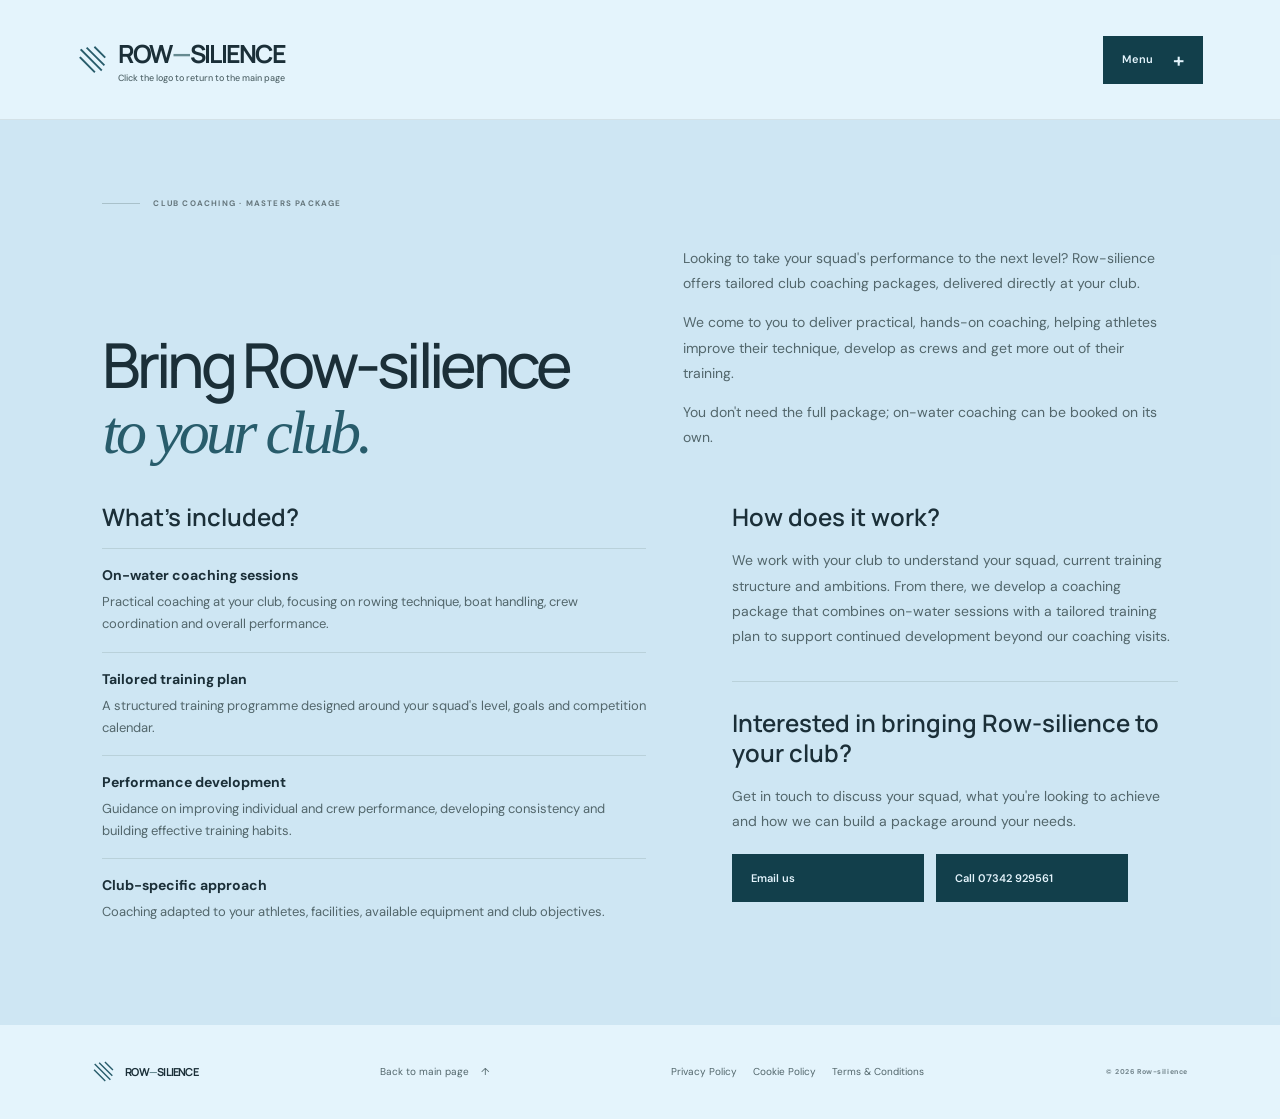
<file: club-coaching.html>
<!doctype html>
<html lang="en">
<head>
  <meta charset="utf-8">
  <meta name="viewport" content="width=device-width, initial-scale=1">
  <meta name="theme-color" content="#e4f4fc">
  <meta name="description" content="Bring Row-silience to your rowing club with tailored Masters coaching packages delivered at your club.">
  <title>Club Coaching | Row-silience Coaching</title>
  <link rel="preconnect" href="https://fonts.googleapis.com">
  <link rel="preconnect" href="https://fonts.gstatic.com" crossorigin>
  <link href="https://fonts.googleapis.com/css2?family=DM+Sans:wght@400;500;600;700&family=Manrope:wght@400;500;600;700;800&display=swap" rel="stylesheet">
  <link rel="stylesheet" href="main.css?v=20261117-club-coaching-page">
  <link rel="icon" href="favicon.ico" sizes="any">
</head>
<body>
  <header class="site-header">
    <a class="wordmark" href="index.html#top" aria-label="Row-silience home">
      <span class="wordmark-mark" aria-hidden="true">
        <svg viewBox="0 0 36 36" fill="none">
          <path d="M5 7 28 30M12 5l19 19M4 16l16 16M21 4l11 11" stroke="currentColor" stroke-width="2.2" stroke-linecap="square"/>
        </svg>
      </span>
      <span class="wordmark-copy">
        <span>ROW<span class="wordmark-dash">—</span>SILIENCE</span>
        <span class="wordmark-hint">Click the logo to return to the main page</span>
      </span>
    </a>
    <button class="menu-toggle" type="button" aria-expanded="false" aria-controls="primary-navigation">
      <span>Menu</span>
      <span class="menu-icon" aria-hidden="true">+</span>
    </button>
    <nav class="primary-navigation" id="primary-navigation" aria-label="Main navigation">
      <a href="index.html#top">Main Page</a>
      <a href="about-us.html">About Us</a>
      <a href="index.html#training-plans">Training Plans</a>
      <a href="index.html#camps">The Camps</a>
    </nav>
  </header>

  <main>
    <section class="training-section club-coaching-section" aria-labelledby="club-coaching-title">
      <div class="section-wrap">
        <div class="section-kicker"><span class="kicker-line"></span><span>CLUB COACHING · MASTERS PACKAGE</span></div>
        <div class="club-coaching-intro">
          <h1 id="club-coaching-title">Bring Row-silience<br><em>to your club.</em></h1>
          <div>
            <p>Looking to take your squad's performance to the next level? Row-silience offers tailored club coaching packages, delivered directly at your club.</p>
            <p>We come to you to deliver practical, hands-on coaching, helping athletes improve their technique, develop as crews and get more out of their training.</p>
            <p>You don't need the full package; on-water coaching can be booked on its own.</p>
          </div>
        </div>
        <div class="club-coaching-content">
          <section aria-labelledby="club-coaching-included">
            <h2 id="club-coaching-included">What's included?</h2>
            <ul class="club-coaching-list">
              <li>
                <strong>On-water coaching sessions</strong>
                <p>Practical coaching at your club, focusing on rowing technique, boat handling, crew coordination and overall performance.</p>
              </li>
              <li>
                <strong>Tailored training plan</strong>
                <p>A structured training programme designed around your squad's level, goals and competition calendar.</p>
              </li>
              <li>
                <strong>Performance development</strong>
                <p>Guidance on improving individual and crew performance, developing consistency and building effective training habits.</p>
              </li>
              <li>
                <strong>Club-specific approach</strong>
                <p>Coaching adapted to your athletes, facilities, available equipment and club objectives.</p>
              </li>
            </ul>
          </section>
          <div class="club-coaching-followup">
            <section aria-labelledby="club-coaching-process">
              <h2 id="club-coaching-process">How does it work?</h2>
              <p>We work with your club to understand your squad, current training structure and ambitions. From there, we develop a coaching package that combines on-water sessions with a tailored training plan to support continued development beyond our coaching visits.</p>
            </section>
            <section aria-labelledby="club-coaching-contact">
              <h2 id="club-coaching-contact">Interested in bringing Row-silience to your club?</h2>
              <p>Get in touch to discuss your squad, what you're looking to achieve and how we can build a package around your needs.</p>
              <div class="club-coaching-actions">
                <a class="button" href="mailto:coaches@row-silience.co.uk">Email us</a>
                <a class="button" href="tel:+447342929561">Call 07342 929561</a>
              </div>
            </section>
          </div>
        </div>
      </div>
    </section>
  </main>

  <footer class="site-footer">
    <a class="wordmark footer-wordmark" href="index.html#top">
      <span class="wordmark-mark" aria-hidden="true">
        <svg viewBox="0 0 36 36" fill="none">
          <path d="M5 7 28 30M12 5l19 19M4 16l16 16M21 4l11 11" stroke="currentColor" stroke-width="2.2" stroke-linecap="square"/>
        </svg>
      </span>
      <span>ROW<span class="wordmark-dash">—</span>SILIENCE</span>
    </a>
    <a class="back-to-top" href="index.html#top">Back to main page <span aria-hidden="true">↑</span></a>
    <div class="footer-links">
      <a class="privacy-policy-link" href="privacy-policy.html">Privacy Policy</a>
      <a class="cookie-policy-link" href="cookie-policy.html">Cookie Policy</a>
      <a class="website-terms-link" href="website-terms.html">Terms &amp; Conditions</a>
    </div>
    <span class="copyright">© <span id="year"></span> Row-silience</span>
  </footer>

  <script>
    const menuToggle = document.querySelector(".menu-toggle");
    const navigation = document.querySelector(".primary-navigation");

    menuToggle.addEventListener("click", () => {
      const isExpanded = menuToggle.getAttribute("aria-expanded") === "true";
      menuToggle.setAttribute("aria-expanded", String(!isExpanded));
      navigation.classList.toggle("is-open", !isExpanded);
    });

    navigation.addEventListener("click", (event) => {
      if (event.target.closest("a")) {
        menuToggle.setAttribute("aria-expanded", "false");
        navigation.classList.remove("is-open");
      }
    });

    document.querySelector("#year").textContent = new Date().getFullYear();
  </script>
</body>
</html>
</file>
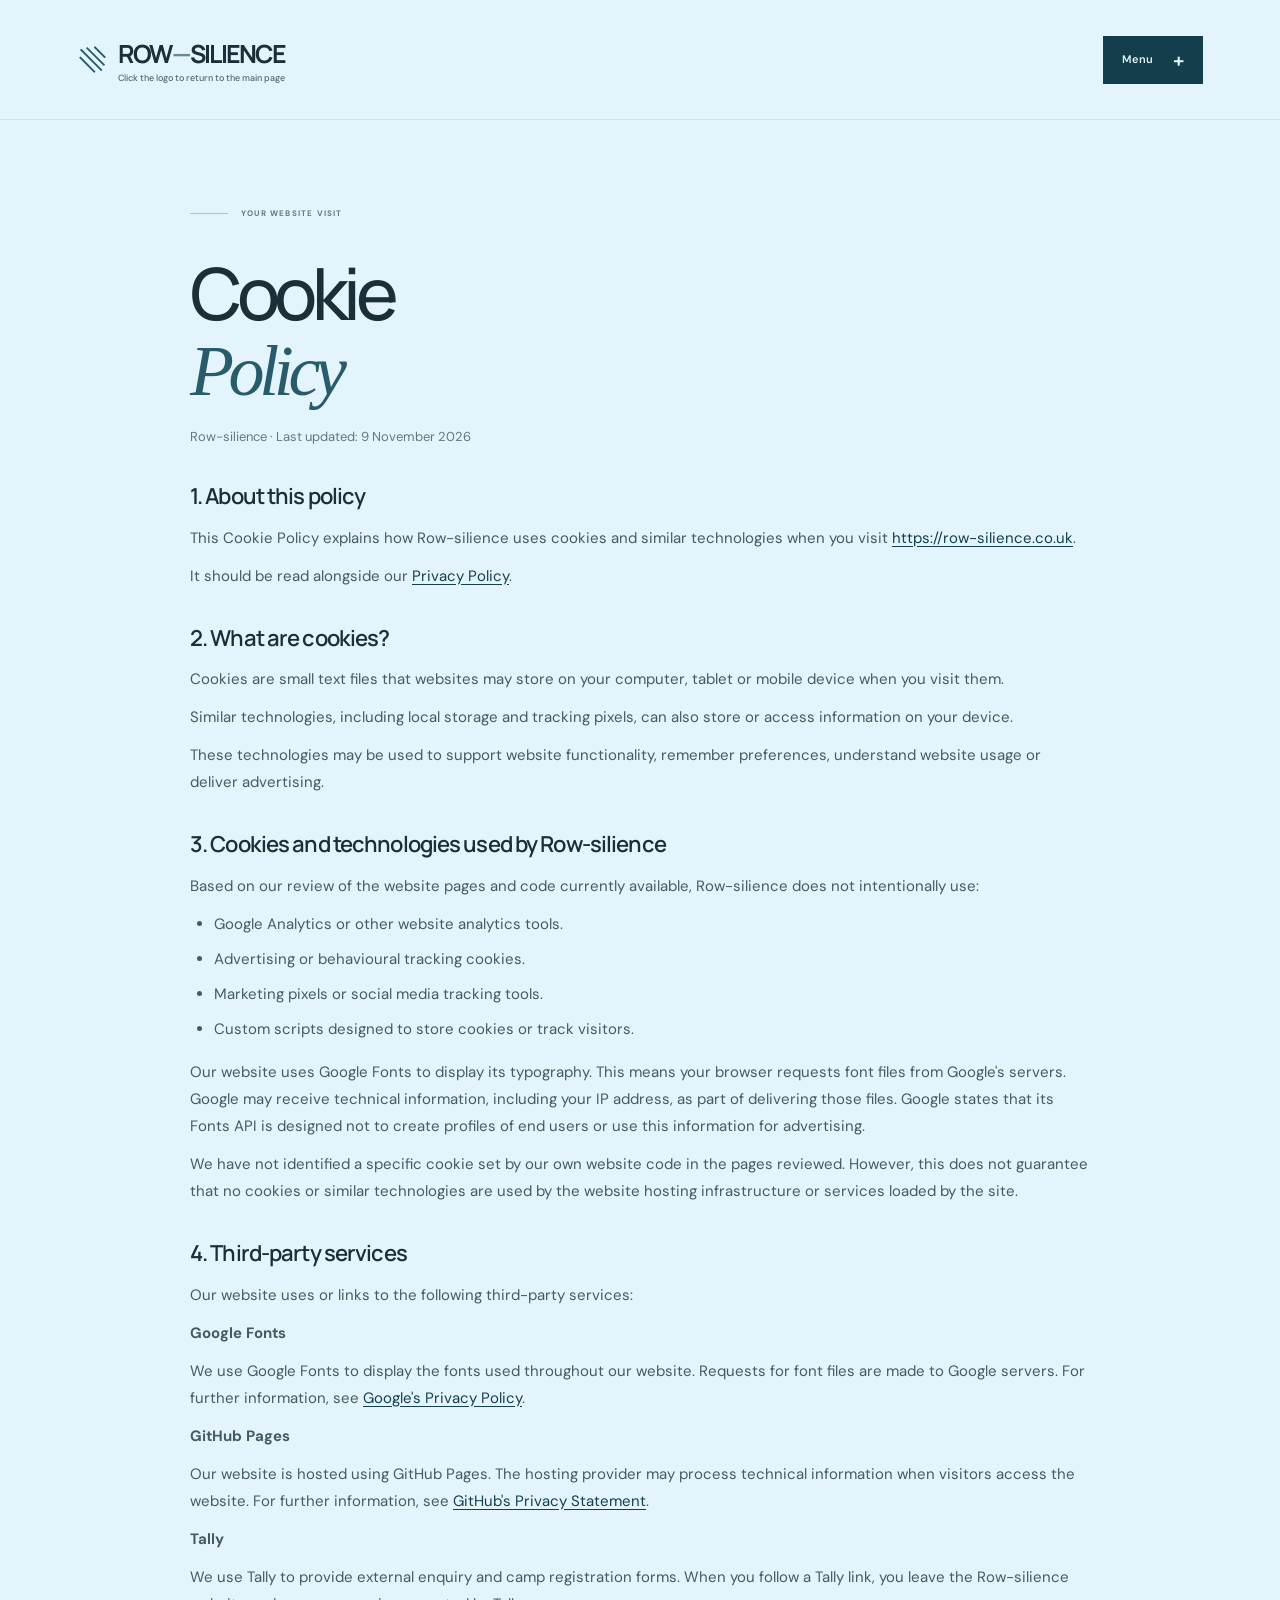
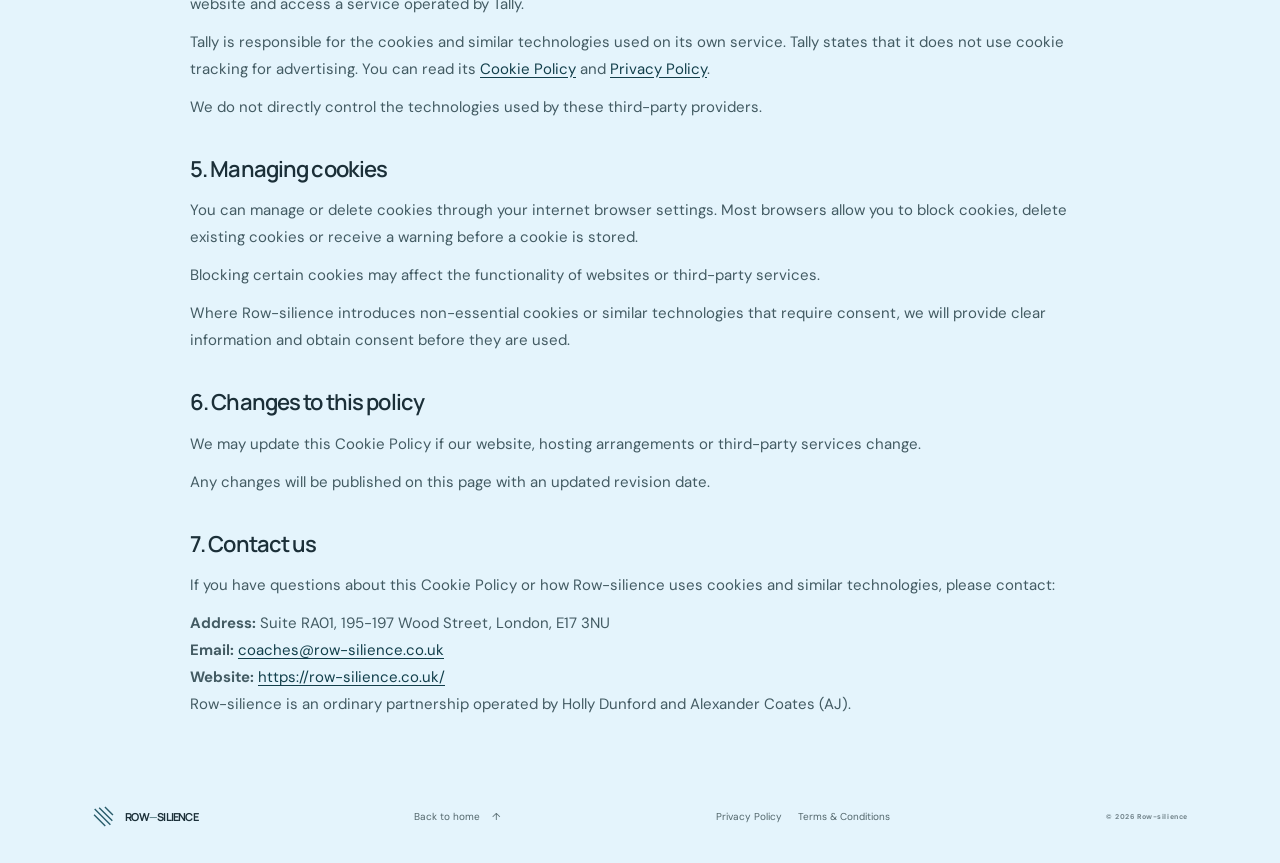
<file: cookie-policy.html>
<!doctype html>
<html lang="en">
<head>
  <meta charset="utf-8">
  <meta name="viewport" content="width=device-width, initial-scale=1">
  <meta name="theme-color" content="#e4f4fc">
  <meta name="description" content="Read how Row-silience uses cookies and similar technologies on its website.">
  <title>Cookie Policy | Row-silience Coaching</title>
  <link rel="preconnect" href="https://fonts.googleapis.com">
  <link rel="preconnect" href="https://fonts.gstatic.com" crossorigin>
  <link href="https://fonts.googleapis.com/css2?family=DM+Sans:wght@400;500;600;700&family=Manrope:wght@400;500;600;700;800&display=swap" rel="stylesheet">
  <link rel="stylesheet" href="main.css?v=20261109-home-logo-hint">
  <link rel="icon" href="favicon.ico" sizes="any">
</head>
<body class="cookie-policy-page">
  <header class="site-header">
    <a class="wordmark" href="index.html#top" aria-label="Row-silience home">
      <span class="wordmark-mark" aria-hidden="true">
        <svg viewBox="0 0 36 36" fill="none">
          <path d="M5 7 28 30M12 5l19 19M4 16l16 16M21 4l11 11" stroke="currentColor" stroke-width="2.2" stroke-linecap="square"/>
        </svg>
      </span>
      <span class="wordmark-copy">
        <span>ROW<span class="wordmark-dash">—</span>SILIENCE</span>
        <span class="wordmark-hint">Click the logo to return to the main page</span>
      </span>
    </a>
    <button class="menu-toggle" type="button" aria-expanded="false" aria-controls="primary-navigation">
      <span>Menu</span>
      <span class="menu-icon" aria-hidden="true">+</span>
    </button>
    <nav class="primary-navigation" id="primary-navigation" aria-label="Main navigation">
      <a href="index.html#top">Main Page</a>
      <a href="about-us.html">About Us</a>
      <a href="index.html#training-plans">Training Plans</a>
      <a href="index.html#camps">The Camps</a>
    </nav>
  </header>

  <main>
    <article class="camp-terms-content">
      <div class="section-kicker"><span class="kicker-line"></span><span>YOUR WEBSITE VISIT</span></div>
      <h1>Cookie<br><em>Policy</em></h1>
      <p class="terms-updated">Row-silience · Last updated: 9 November 2026</p>

      <section>
        <h2>1. About this policy</h2>
        <p>This Cookie Policy explains how Row-silience uses cookies and similar technologies when you visit <a href="https://row-silience.co.uk/">https://row-silience.co.uk</a>.</p>
        <p>It should be read alongside our <a href="privacy-policy.html">Privacy Policy</a>.</p>
      </section>

      <section>
        <h2>2. What are cookies?</h2>
        <p>Cookies are small text files that websites may store on your computer, tablet or mobile device when you visit them.</p>
        <p>Similar technologies, including local storage and tracking pixels, can also store or access information on your device.</p>
        <p>These technologies may be used to support website functionality, remember preferences, understand website usage or deliver advertising.</p>
      </section>

      <section>
        <h2>3. Cookies and technologies used by Row-silience</h2>
        <p>Based on our review of the website pages and code currently available, Row-silience does not intentionally use:</p>
        <ul>
          <li>Google Analytics or other website analytics tools.</li>
          <li>Advertising or behavioural tracking cookies.</li>
          <li>Marketing pixels or social media tracking tools.</li>
          <li>Custom scripts designed to store cookies or track visitors.</li>
        </ul>
        <p>Our website uses Google Fonts to display its typography. This means your browser requests font files from Google's servers. Google may receive technical information, including your IP address, as part of delivering those files. Google states that its Fonts API is designed not to create profiles of end users or use this information for advertising.</p>
        <p>We have not identified a specific cookie set by our own website code in the pages reviewed. However, this does not guarantee that no cookies or similar technologies are used by the website hosting infrastructure or services loaded by the site.</p>
      </section>

      <section>
        <h2>4. Third-party services</h2>
        <p>Our website uses or links to the following third-party services:</p>
        <p><strong>Google Fonts</strong></p>
        <p>We use Google Fonts to display the fonts used throughout our website. Requests for font files are made to Google servers. For further information, see <a href="https://policies.google.com/privacy">Google's Privacy Policy</a>.</p>
        <p><strong>GitHub Pages</strong></p>
        <p>Our website is hosted using GitHub Pages. The hosting provider may process technical information when visitors access the website. For further information, see <a href="https://docs.github.com/en/site-policy/privacy-policies/github-privacy-statement">GitHub's Privacy Statement</a>.</p>
        <p><strong>Tally</strong></p>
        <p>We use Tally to provide external enquiry and camp registration forms. When you follow a Tally link, you leave the Row-silience website and access a service operated by Tally.</p>
        <p>Tally is responsible for the cookies and similar technologies used on its own service. Tally states that it does not use cookie tracking for advertising. You can read its <a href="https://tally.so/help/cookie-policy">Cookie Policy</a> and <a href="https://tally.so/help/privacy-policy">Privacy Policy</a>.</p>
        <p>We do not directly control the technologies used by these third-party providers.</p>
      </section>

      <section>
        <h2>5. Managing cookies</h2>
        <p>You can manage or delete cookies through your internet browser settings. Most browsers allow you to block cookies, delete existing cookies or receive a warning before a cookie is stored.</p>
        <p>Blocking certain cookies may affect the functionality of websites or third-party services.</p>
        <p>Where Row-silience introduces non-essential cookies or similar technologies that require consent, we will provide clear information and obtain consent before they are used.</p>
      </section>

      <section>
        <h2>6. Changes to this policy</h2>
        <p>We may update this Cookie Policy if our website, hosting arrangements or third-party services change.</p>
        <p>Any changes will be published on this page with an updated revision date.</p>
      </section>

      <section>
        <h2>7. Contact us</h2>
        <p>If you have questions about this Cookie Policy or how Row-silience uses cookies and similar technologies, please contact:</p>
        <address>
          <strong>Address:</strong> Suite RA01, 195-197 Wood Street, London, E17 3NU<br>
          <strong>Email:</strong> <a href="mailto:coaches@row-silience.co.uk">coaches@row-silience.co.uk</a><br>
          <strong>Website:</strong> <a href="https://row-silience.co.uk/">https://row-silience.co.uk/</a>
        </address>
        <p>Row-silience is an ordinary partnership operated by Holly Dunford and Alexander Coates (AJ).</p>
      </section>
    </article>
  </main>

  <footer class="site-footer">
    <a class="wordmark footer-wordmark" href="index.html#top">
      <span class="wordmark-mark" aria-hidden="true">
        <svg viewBox="0 0 36 36" fill="none">
          <path d="M5 7 28 30M12 5l19 19M4 16l16 16M21 4l11 11" stroke="currentColor" stroke-width="2.2" stroke-linecap="square"/>
        </svg>
      </span>
      <span>ROW<span class="wordmark-dash">—</span>SILIENCE</span>
    </a>
    <a class="back-to-top" href="index.html#top">Back to home <span aria-hidden="true">↑</span></a>
    <div class="footer-links">
      <a class="privacy-policy-link" href="privacy-policy.html">Privacy Policy</a>
      <a class="website-terms-link" href="website-terms.html">Terms &amp; Conditions</a>
    </div>
    <span class="copyright">© <span id="year"></span> Row-silience</span>
  </footer>

  <script>
    const menuToggle = document.querySelector(".menu-toggle");
    const navigation = document.querySelector(".primary-navigation");

    menuToggle.addEventListener("click", () => {
      const isExpanded = menuToggle.getAttribute("aria-expanded") === "true";
      menuToggle.setAttribute("aria-expanded", String(!isExpanded));
      navigation.classList.toggle("is-open", !isExpanded);
    });

    navigation.addEventListener("click", (event) => {
      if (event.target.closest("a")) {
        menuToggle.setAttribute("aria-expanded", "false");
        navigation.classList.remove("is-open");
      }
    });

    document.querySelector("#year").textContent = new Date().getFullYear();
  </script>
</body>
</html>
</file>
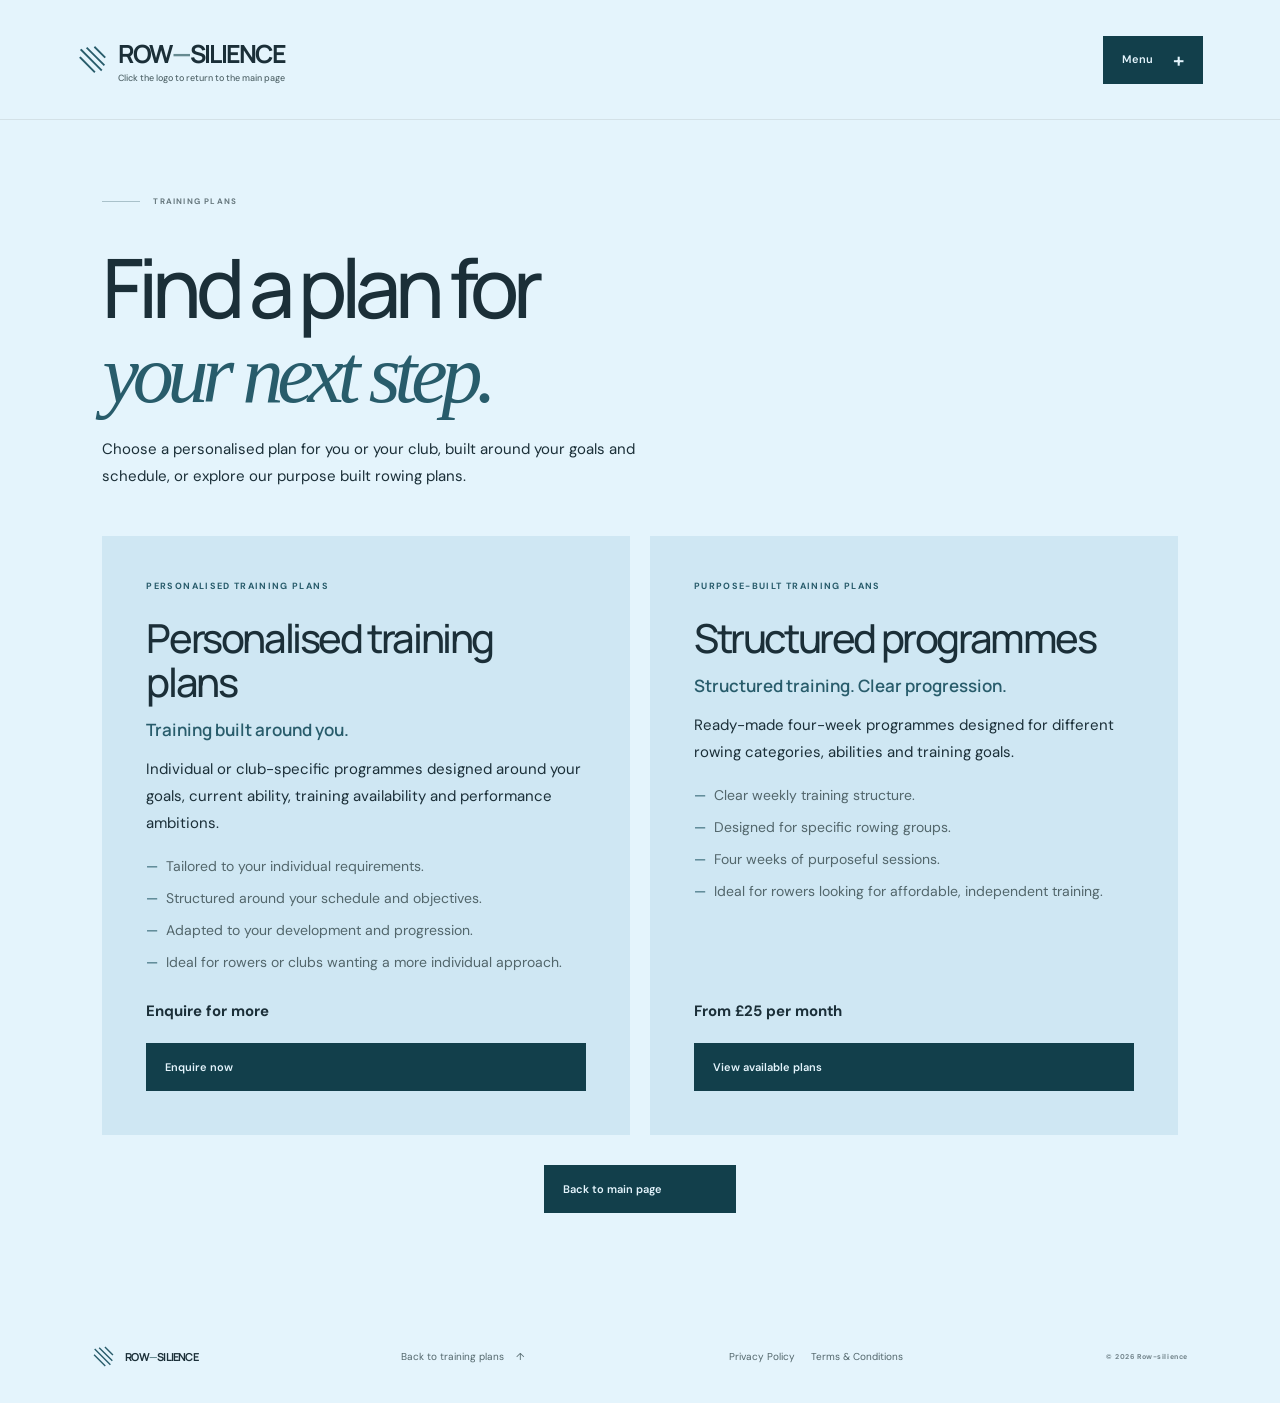
<file: plans.html>
<!doctype html>
<html lang="en">
<head>
  <meta charset="utf-8">
  <meta name="viewport" content="width=device-width, initial-scale=1">
  <meta name="theme-color" content="#e4f4fc">
  <meta name="description" content="Explore personalised rowing training plans for individuals and clubs, plus purpose built plan options from Row-silience Coaching.">
  <title>Training Plan Options | Row-silience Coaching</title>
  <link rel="preconnect" href="https://fonts.googleapis.com">
  <link rel="preconnect" href="https://fonts.gstatic.com" crossorigin>
  <link href="https://fonts.googleapis.com/css2?family=DM+Sans:wght@400;500;600;700&family=Manrope:wght@400;500;600;700;800&display=swap" rel="stylesheet">
  <link rel="stylesheet" href="main.css?v=20261109-home-logo-hint">
  <link rel="icon" href="favicon.ico" sizes="any">
</head>
<body>
  <header class="site-header">
    <a class="wordmark" href="index.html#top" aria-label="Row-silience home">
      <span class="wordmark-mark" aria-hidden="true">
        <svg viewBox="0 0 36 36" fill="none">
          <path d="M5 7 28 30M12 5l19 19M4 16l16 16M21 4l11 11" stroke="currentColor" stroke-width="2.2" stroke-linecap="square"/>
        </svg>
      </span>
      <span class="wordmark-copy">
        <span>ROW<span class="wordmark-dash">—</span>SILIENCE</span>
        <span class="wordmark-hint">Click the logo to return to the main page</span>
      </span>
    </a>
    <button class="menu-toggle" type="button" aria-expanded="false" aria-controls="primary-navigation">
      <span>Menu</span>
      <span class="menu-icon" aria-hidden="true">+</span>
    </button>
    <nav class="primary-navigation" id="primary-navigation" aria-label="Main navigation">
      <a href="index.html#top">Main Page</a>
      <a href="about-us.html">About Us</a>
      <a href="index.html#training-plans">Training Plans</a>
      <a href="index.html#camps">The Camps</a>
    </nav>
  </header>

  <main class="plans-page">
    <div class="section-wrap">
      <div class="section-kicker"><span class="kicker-line"></span><span>TRAINING PLANS</span></div>
      <div class="plans-intro">
        <h1>Find a plan for<br><em>your next step.</em></h1>
        <p>Choose a personalised plan for you or your club, built around your goals and schedule, or explore our purpose built rowing plans.</p>
      </div>
      <section class="plan-options" aria-label="Training plan options">
        <article class="plan-card">
          <p>PERSONALISED TRAINING PLANS</p>
          <h2>Personalised training plans</h2>
          <h3>Training built around you.</h3>
          <p>Individual or club-specific programmes designed around your goals, current ability, training availability and performance ambitions.</p>
          <ul class="plan-benefits">
            <li>Tailored to your individual requirements.</li>
            <li>Structured around your schedule and objectives.</li>
            <li>Adapted to your development and progression.</li>
            <li>Ideal for rowers or clubs wanting a more individual approach.</li>
          </ul>
          <p class="plan-price"><strong>Enquire for more</strong></p>
          <a class="button" href="https://tally.so/r/LDDMo1" target="_blank" rel="noopener noreferrer">Enquire now</a>
        </article>
        <article class="plan-card">
          <p>PURPOSE-BUILT TRAINING PLANS</p>
          <h2>Structured programmes</h2>
          <h3>Structured training. Clear progression.</h3>
          <p>Ready-made four-week programmes designed for different rowing categories, abilities and training goals.</p>
          <ul class="plan-benefits">
            <li>Clear weekly training structure.</li>
            <li>Designed for specific rowing groups.</li>
            <li>Four weeks of purposeful sessions.</li>
            <li>Ideal for rowers looking for affordable, independent training.</li>
          </ul>
          <p class="plan-price"><strong>From £25 per month</strong></p>
          <a class="button" href="available-plans.html">View available plans</a>
        </article>
      </section>
      <div class="plans-home-action">
        <a class="button" href="index.html#top">Back to main page</a>
      </div>
    </div>
  </main>

  <footer class="site-footer">
    <a class="wordmark footer-wordmark" href="index.html#top">
      <span class="wordmark-mark" aria-hidden="true">
        <svg viewBox="0 0 36 36" fill="none">
          <path d="M5 7 28 30M12 5l19 19M4 16l16 16M21 4l11 11" stroke="currentColor" stroke-width="2.2" stroke-linecap="square"/>
        </svg>
      </span>
      <span>ROW<span class="wordmark-dash">—</span>SILIENCE</span>
    </a>
    <a class="back-to-top" href="index.html#training-plans">Back to training plans <span aria-hidden="true">↑</span></a>
    <div class="footer-links">
      <a class="privacy-policy-link" href="privacy-policy.html">Privacy Policy</a>
      <a class="website-terms-link" href="website-terms.html">Terms &amp; Conditions</a>
    </div>
    <span class="copyright">© <span id="year"></span> Row-silience</span>
  </footer>

  <script>
    const menuToggle = document.querySelector(".menu-toggle");
    const navigation = document.querySelector(".primary-navigation");

    menuToggle.addEventListener("click", () => {
      const isExpanded = menuToggle.getAttribute("aria-expanded") === "true";
      menuToggle.setAttribute("aria-expanded", String(!isExpanded));
      navigation.classList.toggle("is-open", !isExpanded);
    });

    navigation.addEventListener("click", (event) => {
      if (event.target.closest("a")) {
        menuToggle.setAttribute("aria-expanded", "false");
        navigation.classList.remove("is-open");
      }
    });

    document.querySelector("#year").textContent = new Date().getFullYear();
  </script>
</body>
</html>
</file>
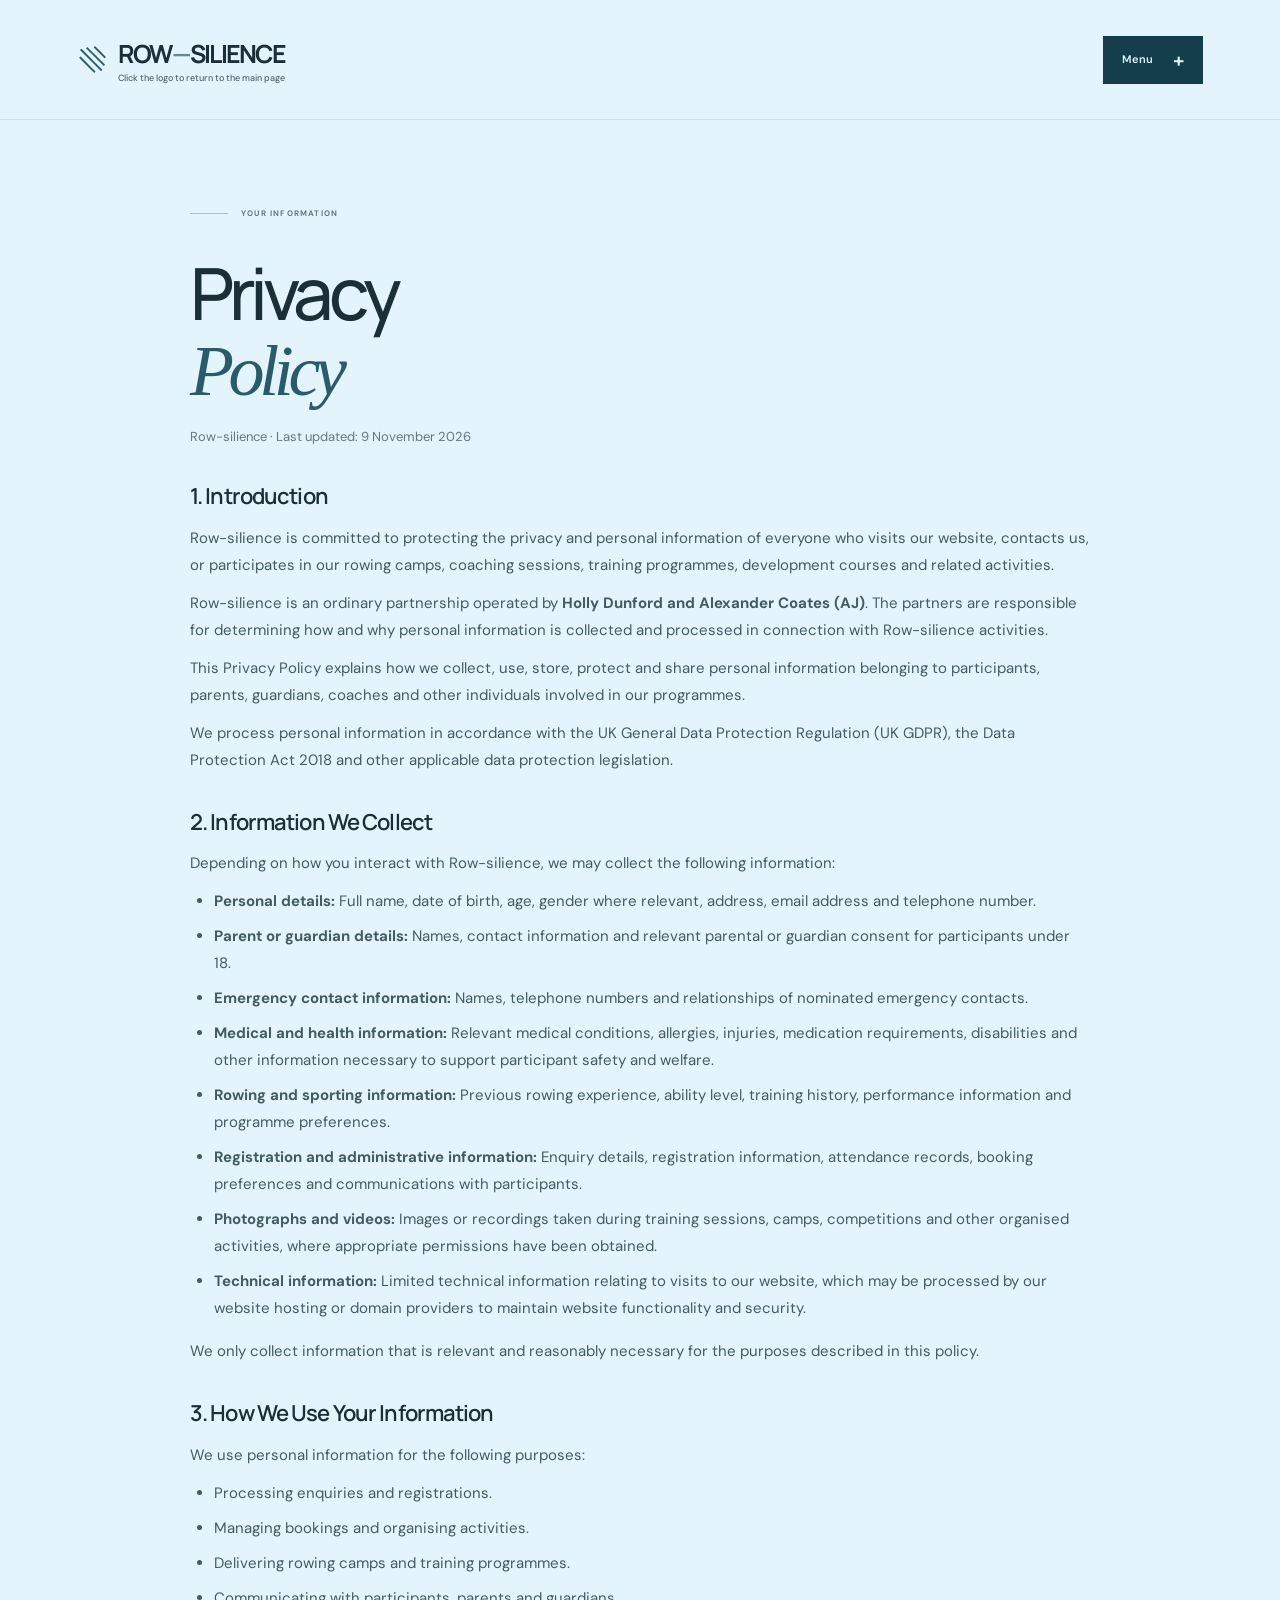
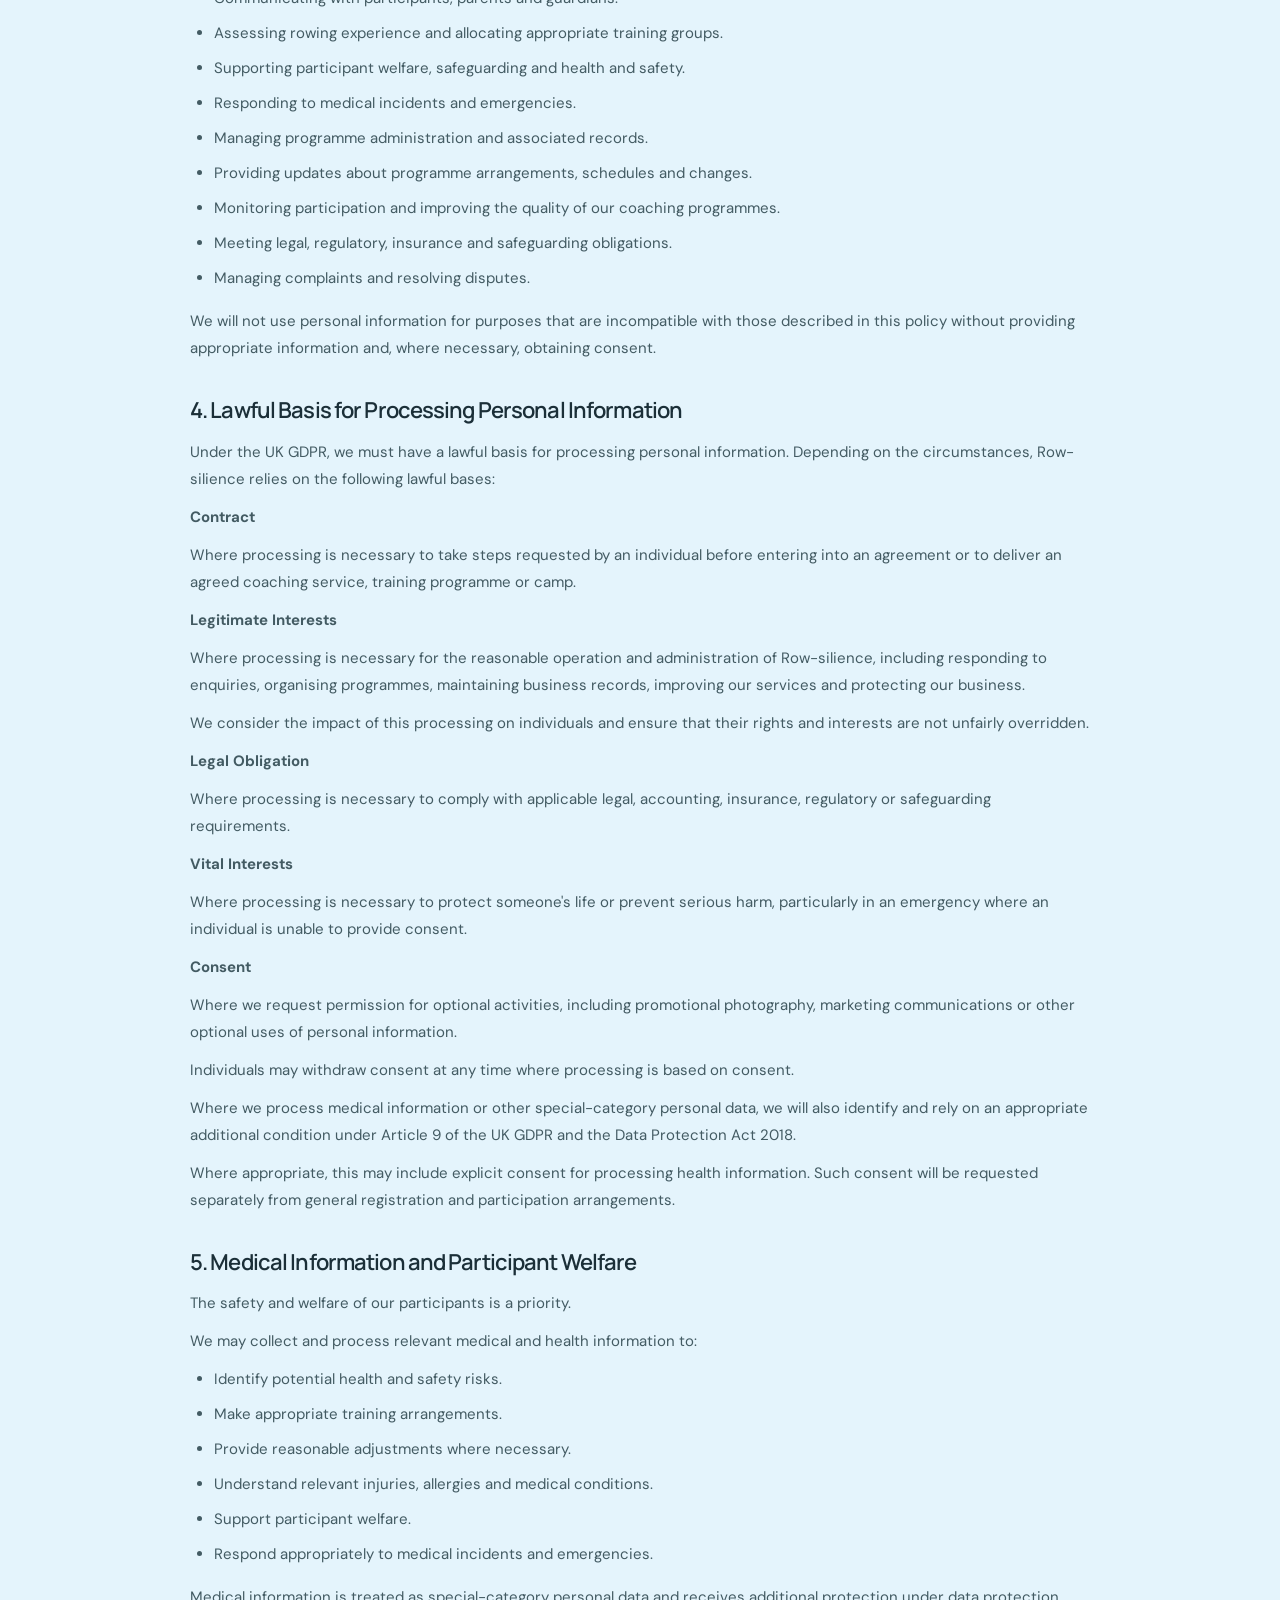
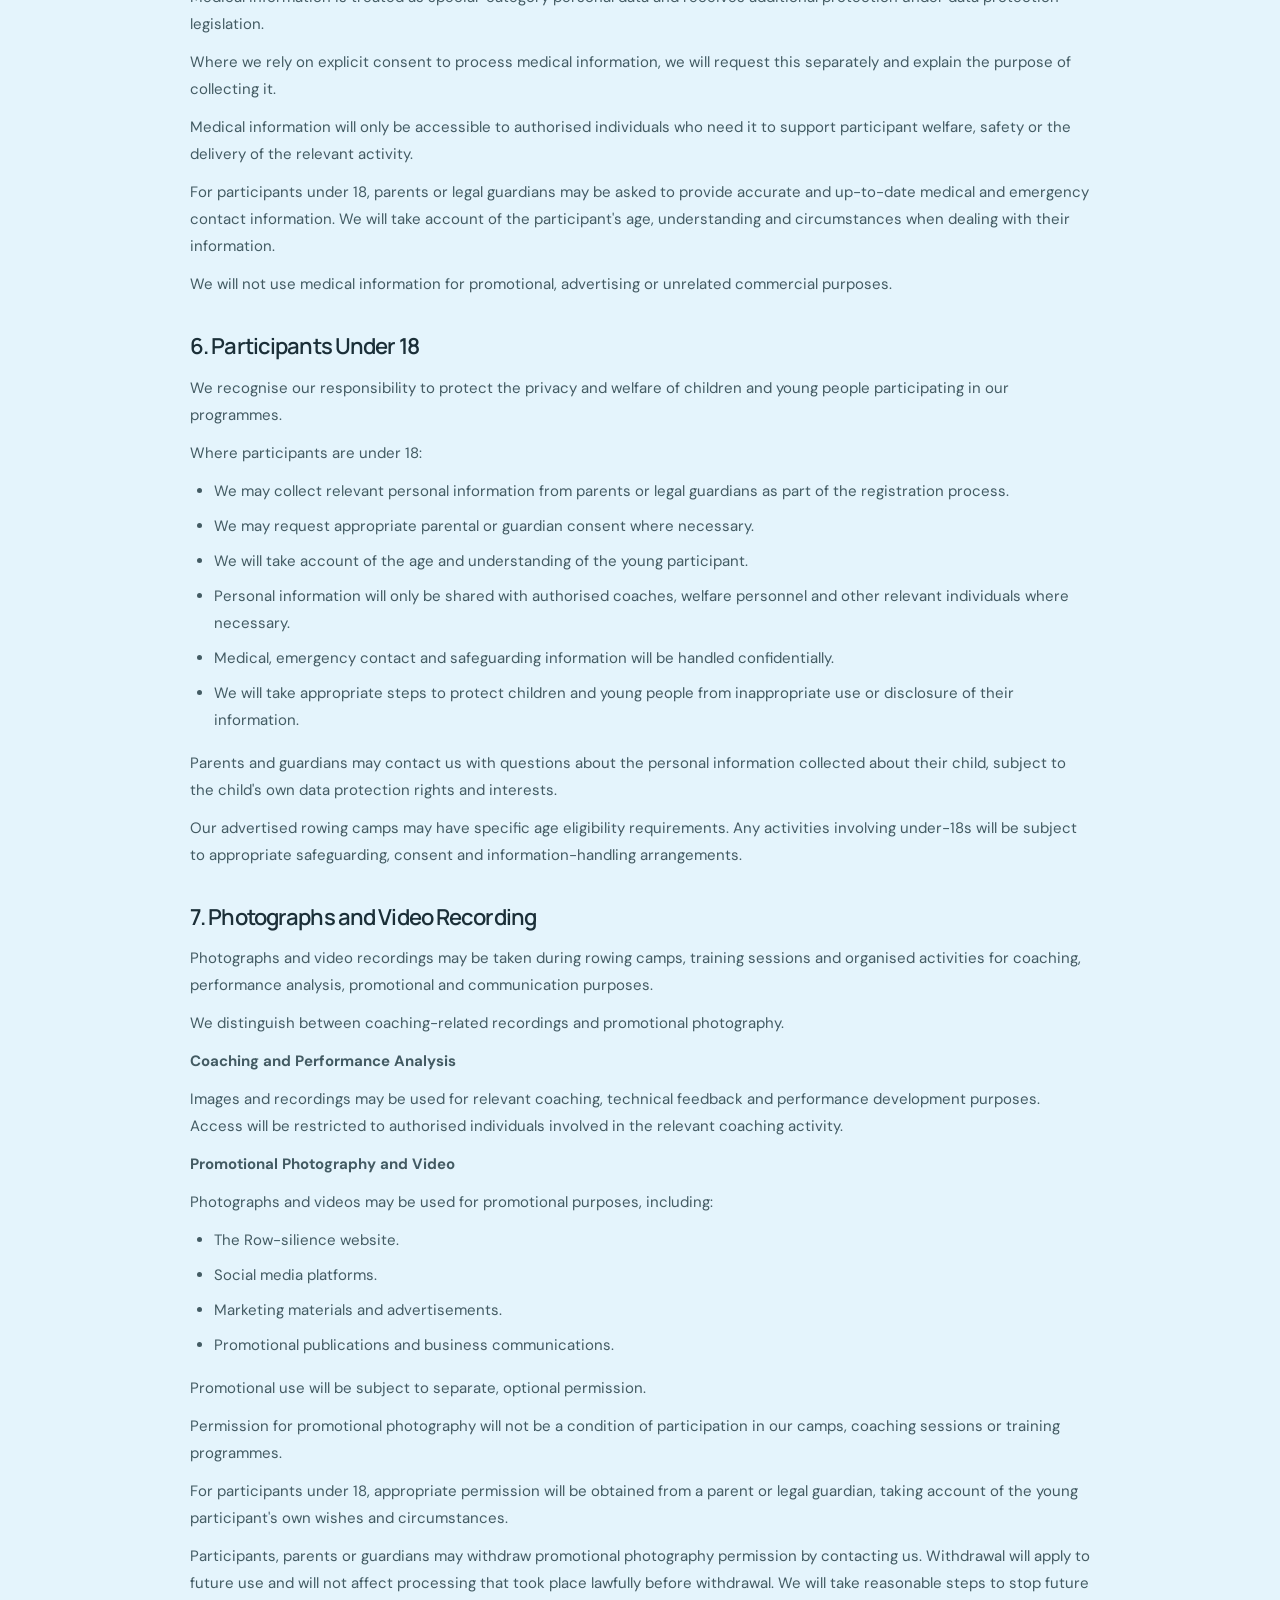
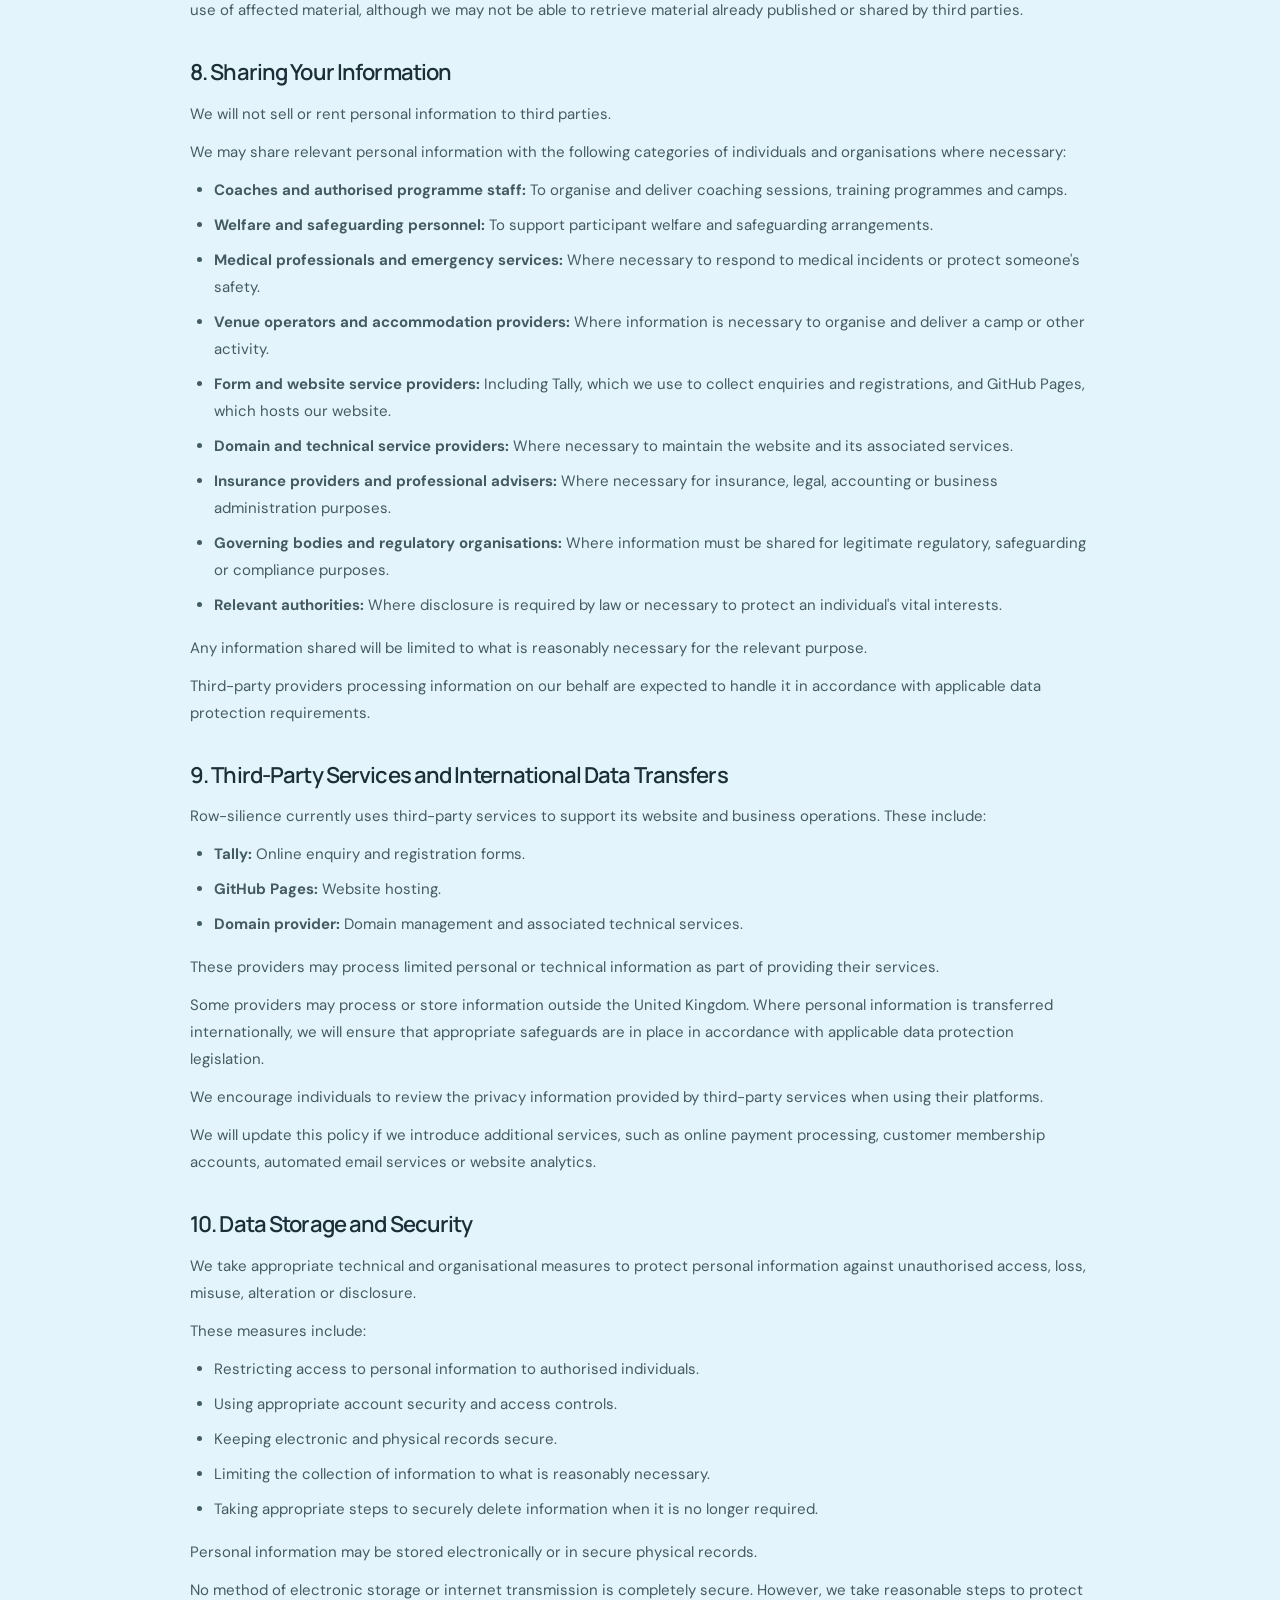
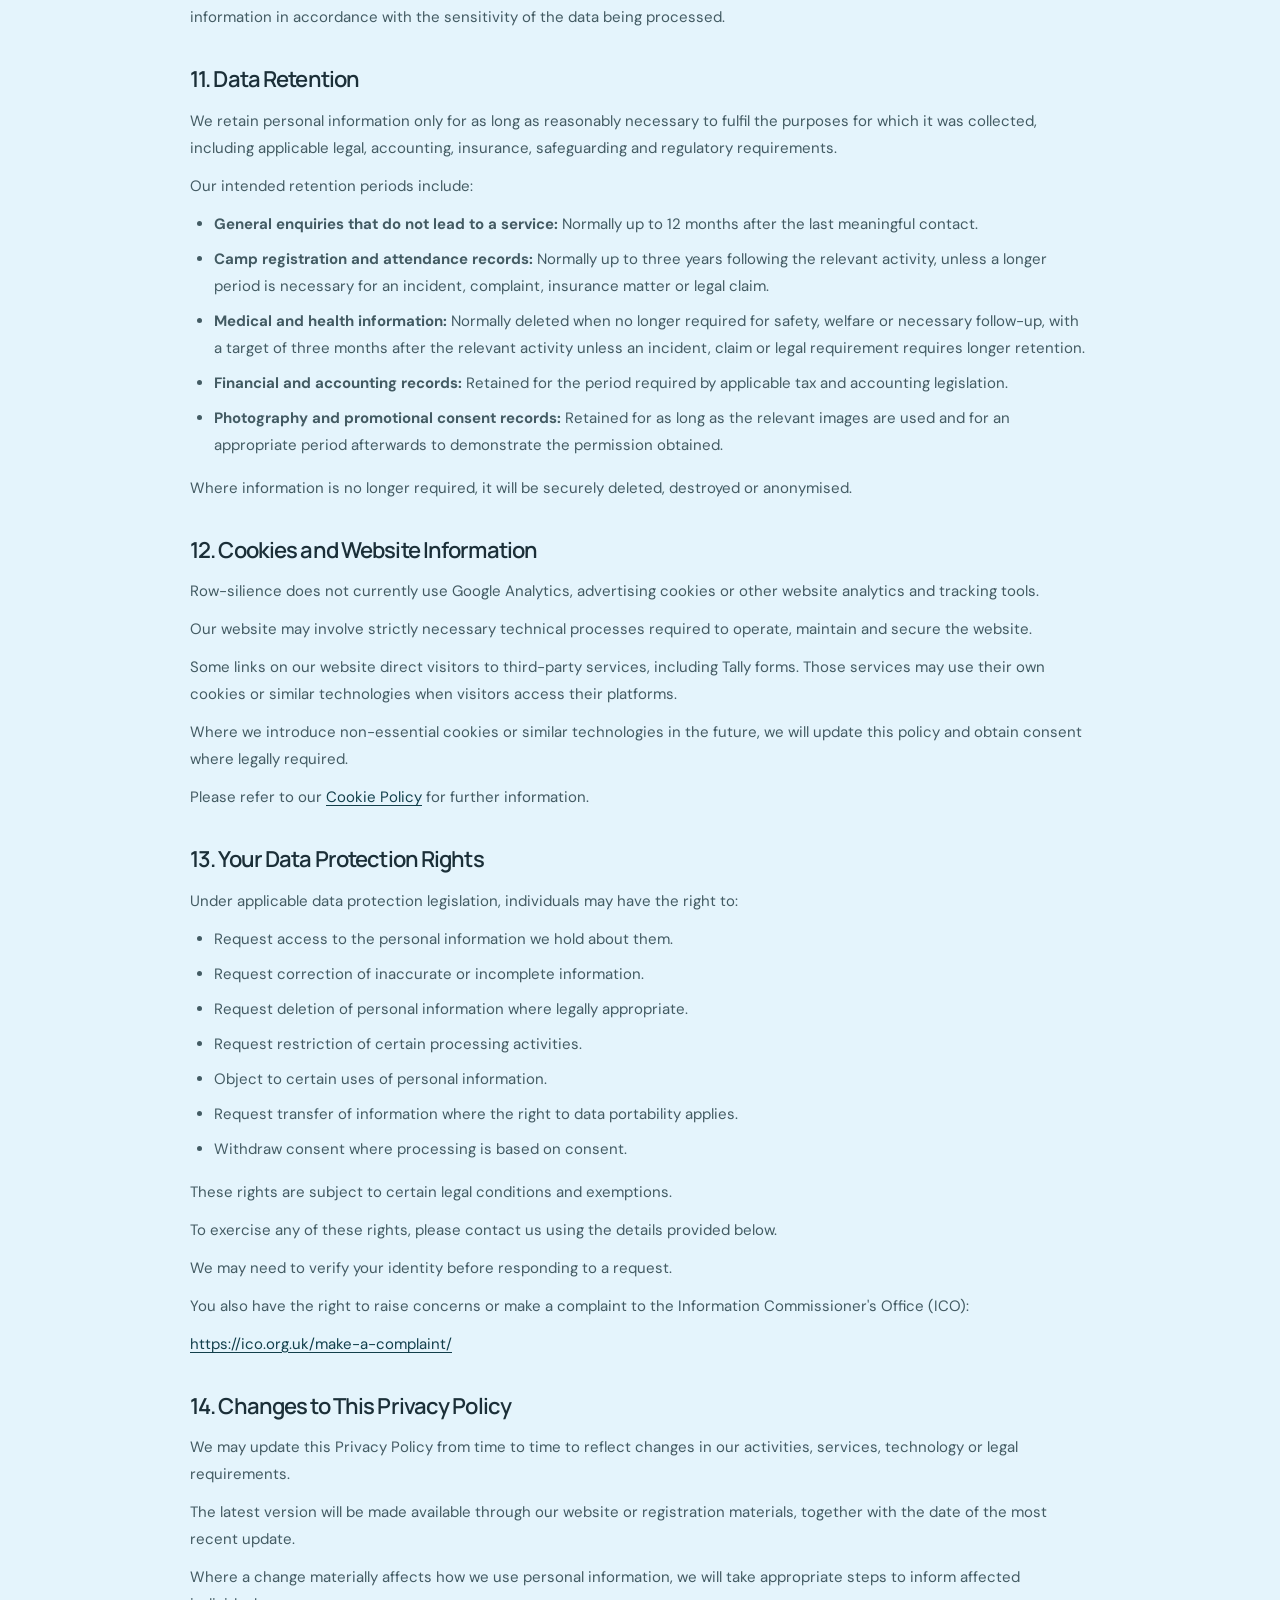
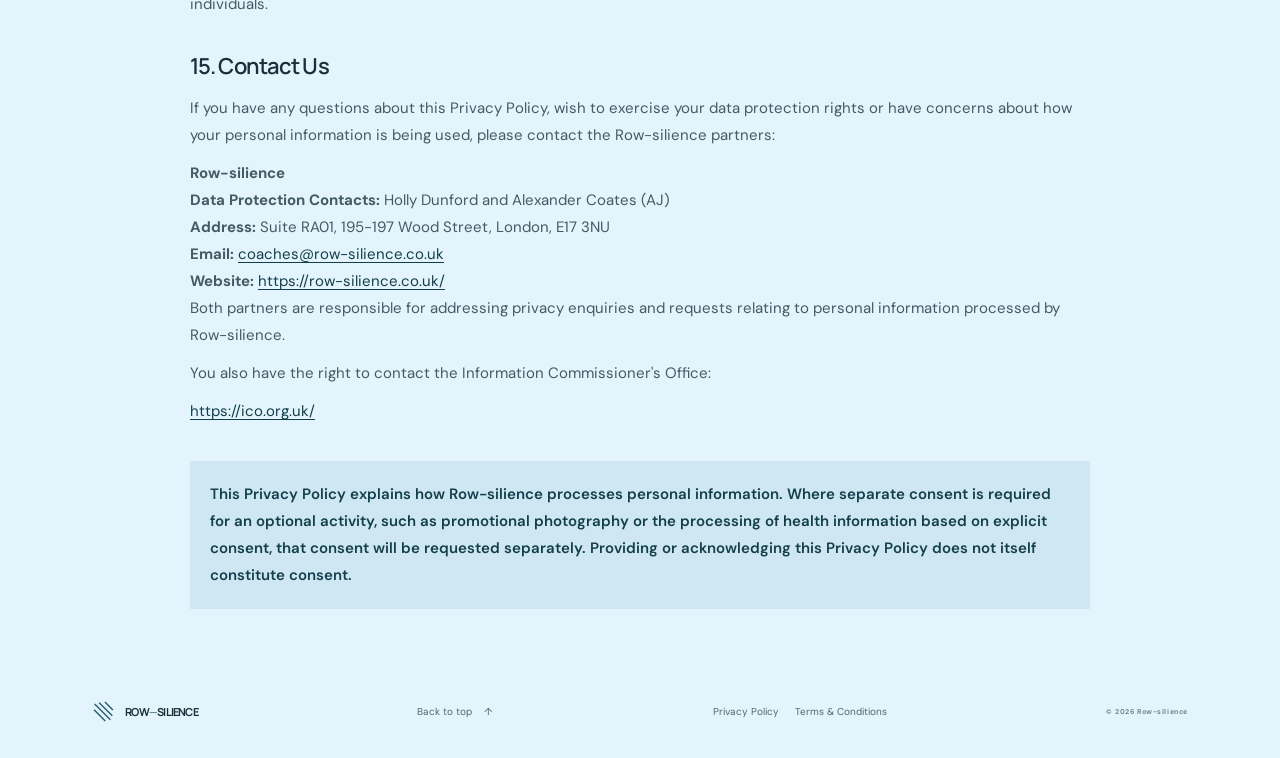
<file: privacy-policy.html>
<!doctype html>
<html lang="en">
<head>
  <meta charset="utf-8">
  <meta name="viewport" content="width=device-width, initial-scale=1">
  <meta name="theme-color" content="#e4f4fc">
  <meta name="description" content="Read how Row-silience collects, uses and protects personal information.">
  <title>Privacy Policy | Row-silience Coaching</title>
  <link rel="preconnect" href="https://fonts.googleapis.com">
  <link rel="preconnect" href="https://fonts.gstatic.com" crossorigin>
  <link href="https://fonts.googleapis.com/css2?family=DM+Sans:wght@400;500;600;700&family=Manrope:wght@400;500;600;700;800&display=swap" rel="stylesheet">
  <link rel="stylesheet" href="main.css?v=20261109-home-logo-hint">
  <link rel="icon" href="favicon.ico" sizes="any">
</head>
<body class="privacy-policy-page">
  <header class="site-header">
    <a class="wordmark" href="index.html#top" aria-label="Row-silience home">
      <span class="wordmark-mark" aria-hidden="true">
        <svg viewBox="0 0 36 36" fill="none">
          <path d="M5 7 28 30M12 5l19 19M4 16l16 16M21 4l11 11" stroke="currentColor" stroke-width="2.2" stroke-linecap="square"/>
        </svg>
      </span>
      <span class="wordmark-copy">
        <span>ROW<span class="wordmark-dash">—</span>SILIENCE</span>
        <span class="wordmark-hint">Click the logo to return to the main page</span>
      </span>
    </a>
    <button class="menu-toggle" type="button" aria-expanded="false" aria-controls="primary-navigation">
      <span>Menu</span>
      <span class="menu-icon" aria-hidden="true">+</span>
    </button>
    <nav class="primary-navigation" id="primary-navigation" aria-label="Main navigation">
      <a href="index.html#top">Main Page</a>
      <a href="about-us.html">About Us</a>
      <a href="index.html#training-plans">Training Plans</a>
      <a href="index.html#camps">The Camps</a>
    </nav>
  </header>

  <main>
    <article class="camp-terms-content">
      <div class="section-kicker"><span class="kicker-line"></span><span>YOUR INFORMATION</span></div>
      <h1>Privacy<br><em>Policy</em></h1>
      <p class="terms-updated">Row-silience · Last updated: 9 November 2026</p>

      <section>
        <h2>1. Introduction</h2>
        <p>Row-silience is committed to protecting the privacy and personal information of everyone who visits our website, contacts us, or participates in our rowing camps, coaching sessions, training programmes, development courses and related activities.</p>
        <p>Row-silience is an ordinary partnership operated by <strong>Holly Dunford and Alexander Coates (AJ)</strong>. The partners are responsible for determining how and why personal information is collected and processed in connection with Row-silience activities.</p>
        <p>This Privacy Policy explains how we collect, use, store, protect and share personal information belonging to participants, parents, guardians, coaches and other individuals involved in our programmes.</p>
        <p>We process personal information in accordance with the UK General Data Protection Regulation (UK GDPR), the Data Protection Act 2018 and other applicable data protection legislation.</p>
      </section>

      <section>
        <h2>2. Information We Collect</h2>
        <p>Depending on how you interact with Row-silience, we may collect the following information:</p>
        <ul>
          <li><strong>Personal details:</strong> Full name, date of birth, age, gender where relevant, address, email address and telephone number.</li>
          <li><strong>Parent or guardian details:</strong> Names, contact information and relevant parental or guardian consent for participants under 18.</li>
          <li><strong>Emergency contact information:</strong> Names, telephone numbers and relationships of nominated emergency contacts.</li>
          <li><strong>Medical and health information:</strong> Relevant medical conditions, allergies, injuries, medication requirements, disabilities and other information necessary to support participant safety and welfare.</li>
          <li><strong>Rowing and sporting information:</strong> Previous rowing experience, ability level, training history, performance information and programme preferences.</li>
          <li><strong>Registration and administrative information:</strong> Enquiry details, registration information, attendance records, booking preferences and communications with participants.</li>
          <li><strong>Photographs and videos:</strong> Images or recordings taken during training sessions, camps, competitions and other organised activities, where appropriate permissions have been obtained.</li>
          <li><strong>Technical information:</strong> Limited technical information relating to visits to our website, which may be processed by our website hosting or domain providers to maintain website functionality and security.</li>
        </ul>
        <p>We only collect information that is relevant and reasonably necessary for the purposes described in this policy.</p>
      </section>

      <section>
        <h2>3. How We Use Your Information</h2>
        <p>We use personal information for the following purposes:</p>
        <ul>
          <li>Processing enquiries and registrations.</li>
          <li>Managing bookings and organising activities.</li>
          <li>Delivering rowing camps and training programmes.</li>
          <li>Communicating with participants, parents and guardians.</li>
          <li>Assessing rowing experience and allocating appropriate training groups.</li>
          <li>Supporting participant welfare, safeguarding and health and safety.</li>
          <li>Responding to medical incidents and emergencies.</li>
          <li>Managing programme administration and associated records.</li>
          <li>Providing updates about programme arrangements, schedules and changes.</li>
          <li>Monitoring participation and improving the quality of our coaching programmes.</li>
          <li>Meeting legal, regulatory, insurance and safeguarding obligations.</li>
          <li>Managing complaints and resolving disputes.</li>
        </ul>
        <p>We will not use personal information for purposes that are incompatible with those described in this policy without providing appropriate information and, where necessary, obtaining consent.</p>
      </section>

      <section>
        <h2>4. Lawful Basis for Processing Personal Information</h2>
        <p>Under the UK GDPR, we must have a lawful basis for processing personal information. Depending on the circumstances, Row-silience relies on the following lawful bases:</p>
        <p><strong>Contract</strong></p>
        <p>Where processing is necessary to take steps requested by an individual before entering into an agreement or to deliver an agreed coaching service, training programme or camp.</p>
        <p><strong>Legitimate Interests</strong></p>
        <p>Where processing is necessary for the reasonable operation and administration of Row-silience, including responding to enquiries, organising programmes, maintaining business records, improving our services and protecting our business.</p>
        <p>We consider the impact of this processing on individuals and ensure that their rights and interests are not unfairly overridden.</p>
        <p><strong>Legal Obligation</strong></p>
        <p>Where processing is necessary to comply with applicable legal, accounting, insurance, regulatory or safeguarding requirements.</p>
        <p><strong>Vital Interests</strong></p>
        <p>Where processing is necessary to protect someone's life or prevent serious harm, particularly in an emergency where an individual is unable to provide consent.</p>
        <p><strong>Consent</strong></p>
        <p>Where we request permission for optional activities, including promotional photography, marketing communications or other optional uses of personal information.</p>
        <p>Individuals may withdraw consent at any time where processing is based on consent.</p>
        <p>Where we process medical information or other special-category personal data, we will also identify and rely on an appropriate additional condition under Article 9 of the UK GDPR and the Data Protection Act 2018.</p>
        <p>Where appropriate, this may include explicit consent for processing health information. Such consent will be requested separately from general registration and participation arrangements.</p>
      </section>

      <section>
        <h2>5. Medical Information and Participant Welfare</h2>
        <p>The safety and welfare of our participants is a priority.</p>
        <p>We may collect and process relevant medical and health information to:</p>
        <ul>
          <li>Identify potential health and safety risks.</li>
          <li>Make appropriate training arrangements.</li>
          <li>Provide reasonable adjustments where necessary.</li>
          <li>Understand relevant injuries, allergies and medical conditions.</li>
          <li>Support participant welfare.</li>
          <li>Respond appropriately to medical incidents and emergencies.</li>
        </ul>
        <p>Medical information is treated as special-category personal data and receives additional protection under data protection legislation.</p>
        <p>Where we rely on explicit consent to process medical information, we will request this separately and explain the purpose of collecting it.</p>
        <p>Medical information will only be accessible to authorised individuals who need it to support participant welfare, safety or the delivery of the relevant activity.</p>
        <p>For participants under 18, parents or legal guardians may be asked to provide accurate and up-to-date medical and emergency contact information. We will take account of the participant's age, understanding and circumstances when dealing with their information.</p>
        <p>We will not use medical information for promotional, advertising or unrelated commercial purposes.</p>
      </section>

      <section>
        <h2>6. Participants Under 18</h2>
        <p>We recognise our responsibility to protect the privacy and welfare of children and young people participating in our programmes.</p>
        <p>Where participants are under 18:</p>
        <ul>
          <li>We may collect relevant personal information from parents or legal guardians as part of the registration process.</li>
          <li>We may request appropriate parental or guardian consent where necessary.</li>
          <li>We will take account of the age and understanding of the young participant.</li>
          <li>Personal information will only be shared with authorised coaches, welfare personnel and other relevant individuals where necessary.</li>
          <li>Medical, emergency contact and safeguarding information will be handled confidentially.</li>
          <li>We will take appropriate steps to protect children and young people from inappropriate use or disclosure of their information.</li>
        </ul>
        <p>Parents and guardians may contact us with questions about the personal information collected about their child, subject to the child's own data protection rights and interests.</p>
        <p>Our advertised rowing camps may have specific age eligibility requirements. Any activities involving under-18s will be subject to appropriate safeguarding, consent and information-handling arrangements.</p>
      </section>

      <section>
        <h2>7. Photographs and Video Recording</h2>
        <p>Photographs and video recordings may be taken during rowing camps, training sessions and organised activities for coaching, performance analysis, promotional and communication purposes.</p>
        <p>We distinguish between coaching-related recordings and promotional photography.</p>
        <p><strong>Coaching and Performance Analysis</strong></p>
        <p>Images and recordings may be used for relevant coaching, technical feedback and performance development purposes. Access will be restricted to authorised individuals involved in the relevant coaching activity.</p>
        <p><strong>Promotional Photography and Video</strong></p>
        <p>Photographs and videos may be used for promotional purposes, including:</p>
        <ul>
          <li>The Row-silience website.</li>
          <li>Social media platforms.</li>
          <li>Marketing materials and advertisements.</li>
          <li>Promotional publications and business communications.</li>
        </ul>
        <p>Promotional use will be subject to separate, optional permission.</p>
        <p>Permission for promotional photography will not be a condition of participation in our camps, coaching sessions or training programmes.</p>
        <p>For participants under 18, appropriate permission will be obtained from a parent or legal guardian, taking account of the young participant's own wishes and circumstances.</p>
        <p>Participants, parents or guardians may withdraw promotional photography permission by contacting us. Withdrawal will apply to future use and will not affect processing that took place lawfully before withdrawal. We will take reasonable steps to stop future use of affected material, although we may not be able to retrieve material already published or shared by third parties.</p>
      </section>

      <section>
        <h2>8. Sharing Your Information</h2>
        <p>We will not sell or rent personal information to third parties.</p>
        <p>We may share relevant personal information with the following categories of individuals and organisations where necessary:</p>
        <ul>
          <li><strong>Coaches and authorised programme staff:</strong> To organise and deliver coaching sessions, training programmes and camps.</li>
          <li><strong>Welfare and safeguarding personnel:</strong> To support participant welfare and safeguarding arrangements.</li>
          <li><strong>Medical professionals and emergency services:</strong> Where necessary to respond to medical incidents or protect someone's safety.</li>
          <li><strong>Venue operators and accommodation providers:</strong> Where information is necessary to organise and deliver a camp or other activity.</li>
          <li><strong>Form and website service providers:</strong> Including Tally, which we use to collect enquiries and registrations, and GitHub Pages, which hosts our website.</li>
          <li><strong>Domain and technical service providers:</strong> Where necessary to maintain the website and its associated services.</li>
          <li><strong>Insurance providers and professional advisers:</strong> Where necessary for insurance, legal, accounting or business administration purposes.</li>
          <li><strong>Governing bodies and regulatory organisations:</strong> Where information must be shared for legitimate regulatory, safeguarding or compliance purposes.</li>
          <li><strong>Relevant authorities:</strong> Where disclosure is required by law or necessary to protect an individual's vital interests.</li>
        </ul>
        <p>Any information shared will be limited to what is reasonably necessary for the relevant purpose.</p>
        <p>Third-party providers processing information on our behalf are expected to handle it in accordance with applicable data protection requirements.</p>
      </section>

      <section>
        <h2>9. Third-Party Services and International Data Transfers</h2>
        <p>Row-silience currently uses third-party services to support its website and business operations. These include:</p>
        <ul>
          <li><strong>Tally:</strong> Online enquiry and registration forms.</li>
          <li><strong>GitHub Pages:</strong> Website hosting.</li>
          <li><strong>Domain provider:</strong> Domain management and associated technical services.</li>
        </ul>
        <p>These providers may process limited personal or technical information as part of providing their services.</p>
        <p>Some providers may process or store information outside the United Kingdom. Where personal information is transferred internationally, we will ensure that appropriate safeguards are in place in accordance with applicable data protection legislation.</p>
        <p>We encourage individuals to review the privacy information provided by third-party services when using their platforms.</p>
        <p>We will update this policy if we introduce additional services, such as online payment processing, customer membership accounts, automated email services or website analytics.</p>
      </section>

      <section>
        <h2>10. Data Storage and Security</h2>
        <p>We take appropriate technical and organisational measures to protect personal information against unauthorised access, loss, misuse, alteration or disclosure.</p>
        <p>These measures include:</p>
        <ul>
          <li>Restricting access to personal information to authorised individuals.</li>
          <li>Using appropriate account security and access controls.</li>
          <li>Keeping electronic and physical records secure.</li>
          <li>Limiting the collection of information to what is reasonably necessary.</li>
          <li>Taking appropriate steps to securely delete information when it is no longer required.</li>
        </ul>
        <p>Personal information may be stored electronically or in secure physical records.</p>
        <p>No method of electronic storage or internet transmission is completely secure. However, we take reasonable steps to protect information in accordance with the sensitivity of the data being processed.</p>
      </section>

      <section>
        <h2>11. Data Retention</h2>
        <p>We retain personal information only for as long as reasonably necessary to fulfil the purposes for which it was collected, including applicable legal, accounting, insurance, safeguarding and regulatory requirements.</p>
        <p>Our intended retention periods include:</p>
        <ul>
          <li><strong>General enquiries that do not lead to a service:</strong> Normally up to 12 months after the last meaningful contact.</li>
          <li><strong>Camp registration and attendance records:</strong> Normally up to three years following the relevant activity, unless a longer period is necessary for an incident, complaint, insurance matter or legal claim.</li>
          <li><strong>Medical and health information:</strong> Normally deleted when no longer required for safety, welfare or necessary follow-up, with a target of three months after the relevant activity unless an incident, claim or legal requirement requires longer retention.</li>
          <li><strong>Financial and accounting records:</strong> Retained for the period required by applicable tax and accounting legislation.</li>
          <li><strong>Photography and promotional consent records:</strong> Retained for as long as the relevant images are used and for an appropriate period afterwards to demonstrate the permission obtained.</li>
        </ul>
        <p>Where information is no longer required, it will be securely deleted, destroyed or anonymised.</p>
      </section>

      <section>
        <h2>12. Cookies and Website Information</h2>
        <p>Row-silience does not currently use Google Analytics, advertising cookies or other website analytics and tracking tools.</p>
        <p>Our website may involve strictly necessary technical processes required to operate, maintain and secure the website.</p>
        <p>Some links on our website direct visitors to third-party services, including Tally forms. Those services may use their own cookies or similar technologies when visitors access their platforms.</p>
        <p>Where we introduce non-essential cookies or similar technologies in the future, we will update this policy and obtain consent where legally required.</p>
        <p>Please refer to our <a href="cookie-policy.html">Cookie Policy</a> for further information.</p>
      </section>

      <section>
        <h2>13. Your Data Protection Rights</h2>
        <p>Under applicable data protection legislation, individuals may have the right to:</p>
        <ul>
          <li>Request access to the personal information we hold about them.</li>
          <li>Request correction of inaccurate or incomplete information.</li>
          <li>Request deletion of personal information where legally appropriate.</li>
          <li>Request restriction of certain processing activities.</li>
          <li>Object to certain uses of personal information.</li>
          <li>Request transfer of information where the right to data portability applies.</li>
          <li>Withdraw consent where processing is based on consent.</li>
        </ul>
        <p>These rights are subject to certain legal conditions and exemptions.</p>
        <p>To exercise any of these rights, please contact us using the details provided below.</p>
        <p>We may need to verify your identity before responding to a request.</p>
        <p>You also have the right to raise concerns or make a complaint to the Information Commissioner's Office (ICO):</p>
        <p><a href="https://ico.org.uk/make-a-complaint/">https://ico.org.uk/make-a-complaint/</a></p>
      </section>

      <section>
        <h2>14. Changes to This Privacy Policy</h2>
        <p>We may update this Privacy Policy from time to time to reflect changes in our activities, services, technology or legal requirements.</p>
        <p>The latest version will be made available through our website or registration materials, together with the date of the most recent update.</p>
        <p>Where a change materially affects how we use personal information, we will take appropriate steps to inform affected individuals.</p>
      </section>

      <section>
        <h2>15. Contact Us</h2>
        <p>If you have any questions about this Privacy Policy, wish to exercise your data protection rights or have concerns about how your personal information is being used, please contact the Row-silience partners:</p>
        <address>
          <strong>Row-silience</strong><br>
          <strong>Data Protection Contacts:</strong> Holly Dunford and Alexander Coates (AJ)<br>
          <strong>Address:</strong> Suite RA01, 195-197 Wood Street, London, E17 3NU<br>
          <strong>Email:</strong> <a href="mailto:coaches@row-silience.co.uk">coaches@row-silience.co.uk</a><br>
          <strong>Website:</strong> <a href="https://row-silience.co.uk/">https://row-silience.co.uk/</a>
        </address>
        <p>Both partners are responsible for addressing privacy enquiries and requests relating to personal information processed by Row-silience.</p>
        <p>You also have the right to contact the Information Commissioner's Office:</p>
        <p><a href="https://ico.org.uk/">https://ico.org.uk/</a></p>
      </section>

      <p class="terms-final-note">This Privacy Policy explains how Row-silience processes personal information. Where separate consent is required for an optional activity, such as promotional photography or the processing of health information based on explicit consent, that consent will be requested separately. Providing or acknowledging this Privacy Policy does not itself constitute consent.</p>
    </article>
  </main>

  <footer class="site-footer">
    <a class="wordmark footer-wordmark" href="index.html#top">
      <span class="wordmark-mark" aria-hidden="true">
        <svg viewBox="0 0 36 36" fill="none">
          <path d="M5 7 28 30M12 5l19 19M4 16l16 16M21 4l11 11" stroke="currentColor" stroke-width="2.2" stroke-linecap="square"/>
        </svg>
      </span>
      <span>ROW<span class="wordmark-dash">—</span>SILIENCE</span>
    </a>
    <a class="back-to-top" href="#top">Back to top <span aria-hidden="true">↑</span></a>
    <div class="footer-links">
      <a class="privacy-policy-link" href="privacy-policy.html" aria-current="page">Privacy Policy</a>
      <a class="website-terms-link" href="website-terms.html">Terms &amp; Conditions</a>
    </div>
    <span class="copyright">© <span id="year"></span> Row-silience</span>
  </footer>

  <script>
    const menuToggle = document.querySelector(".menu-toggle");
    const navigation = document.querySelector(".primary-navigation");

    menuToggle.addEventListener("click", () => {
      const isExpanded = menuToggle.getAttribute("aria-expanded") === "true";
      menuToggle.setAttribute("aria-expanded", String(!isExpanded));
      navigation.classList.toggle("is-open", !isExpanded);
    });

    navigation.addEventListener("click", (event) => {
      if (event.target.closest("a")) {
        menuToggle.setAttribute("aria-expanded", "false");
        navigation.classList.remove("is-open");
      }
    });

    document.querySelector("#year").textContent = new Date().getFullYear();
  </script>
</body>
</html>
</file>
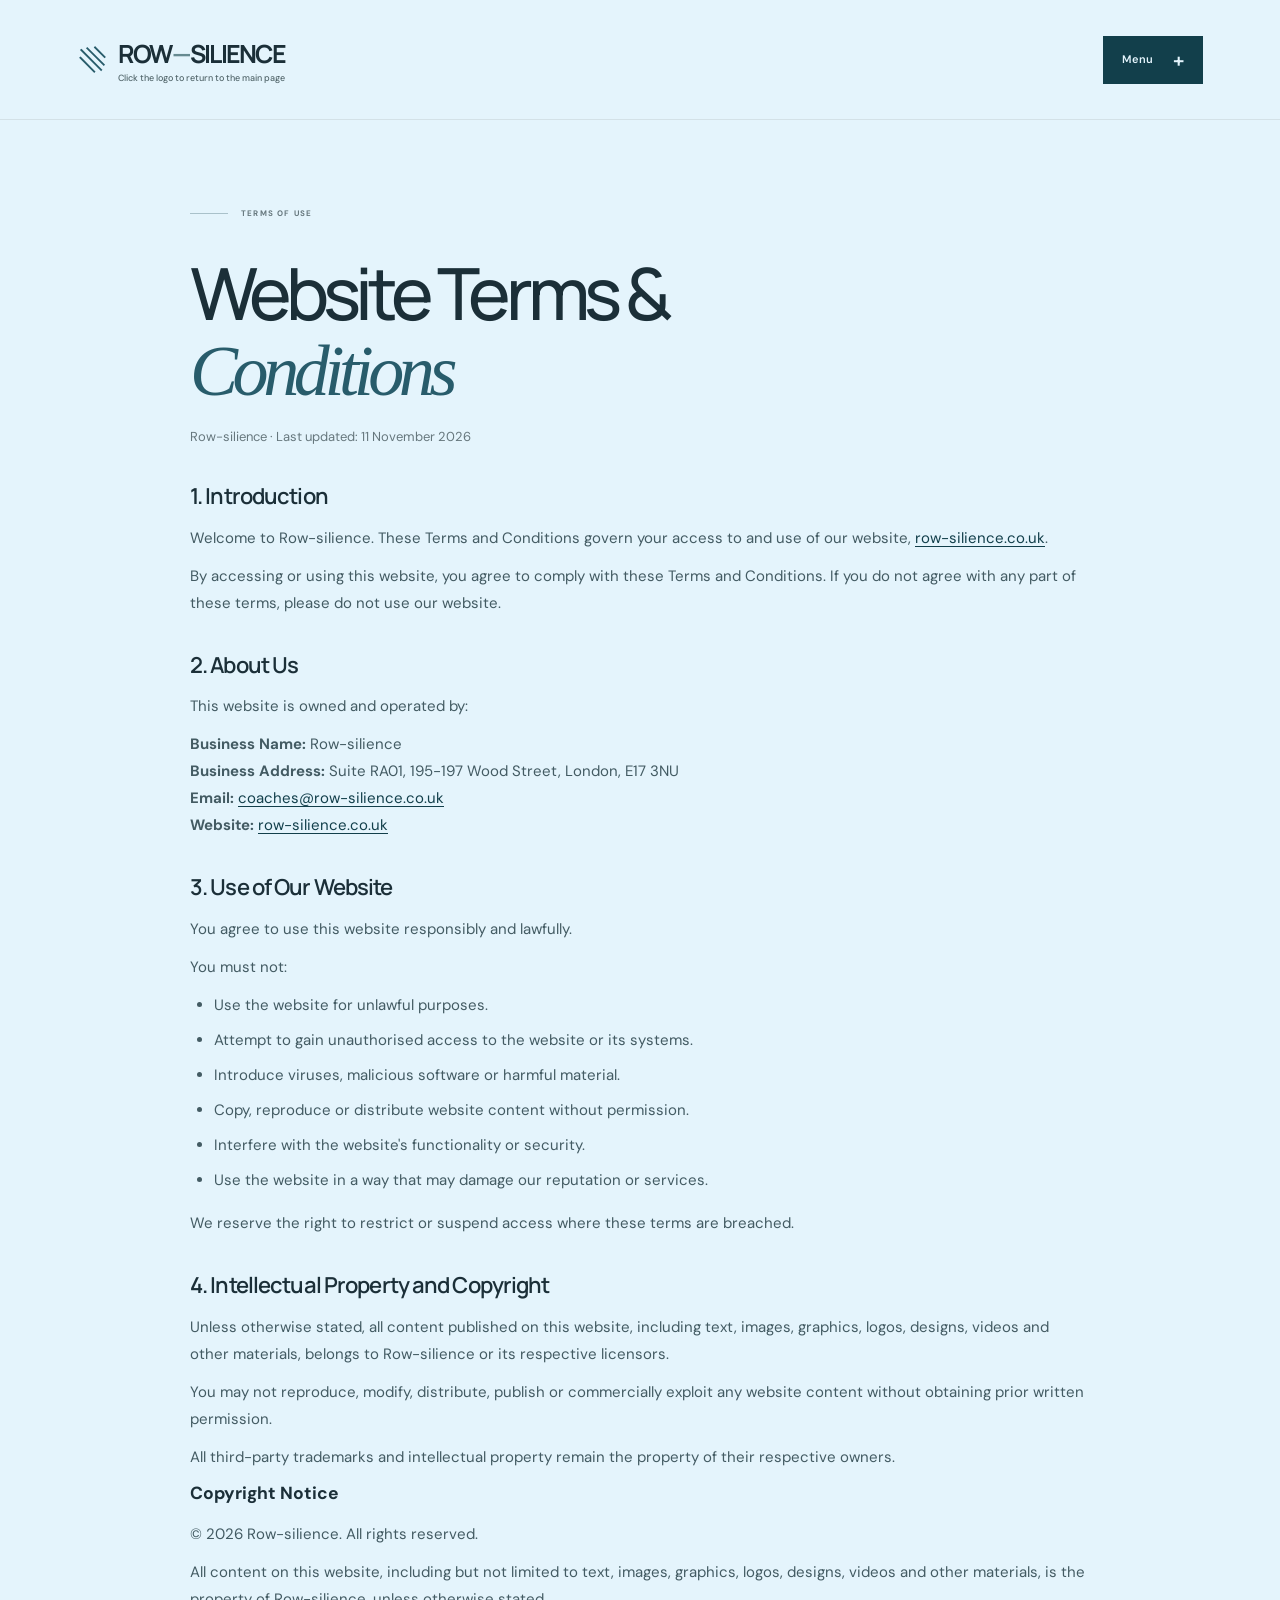
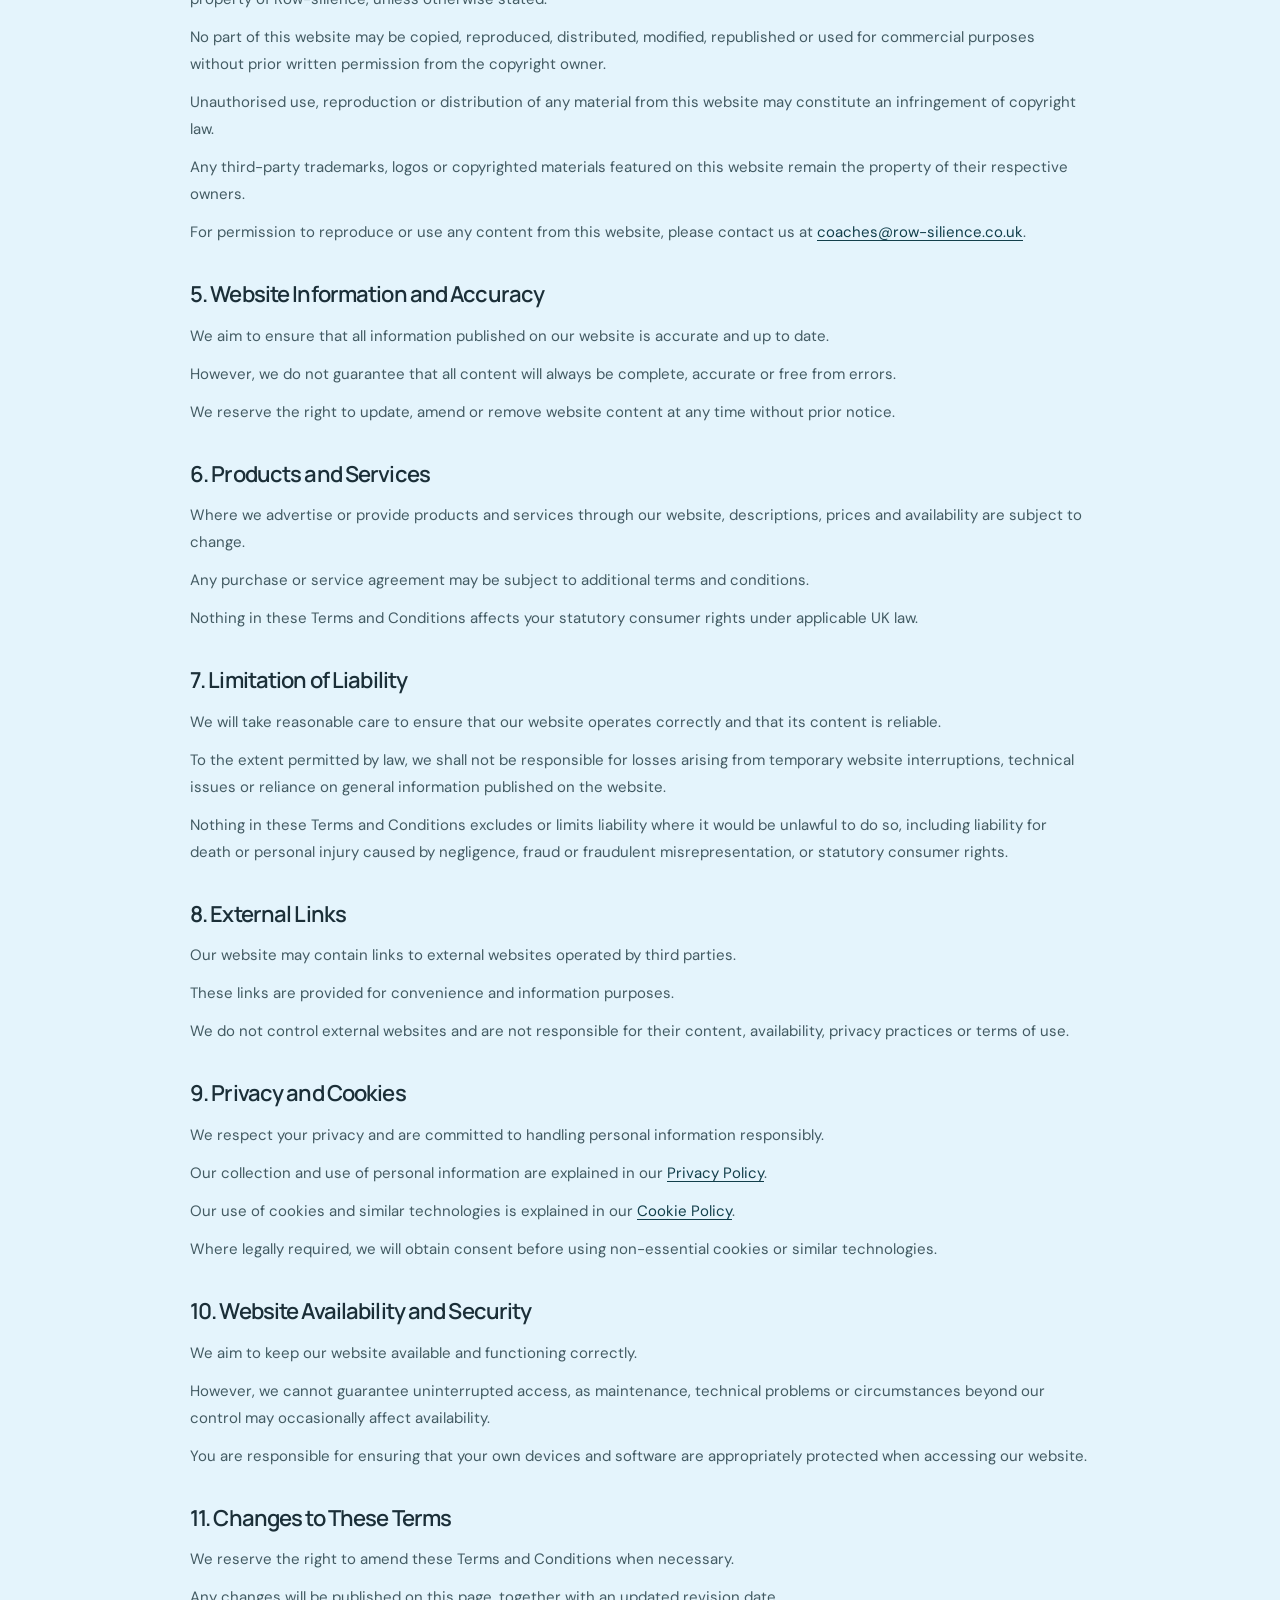
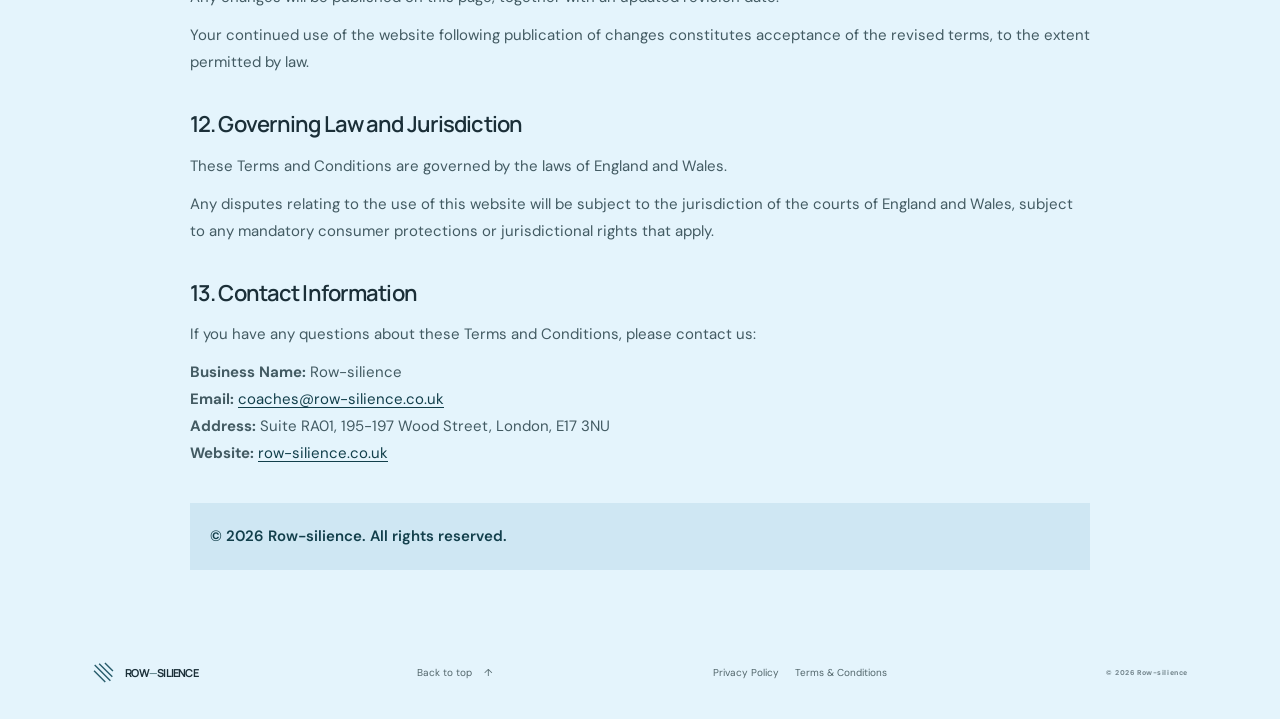
<file: website-terms.html>
<!doctype html>
<html lang="en">
<head>
  <meta charset="utf-8">
  <meta name="viewport" content="width=device-width, initial-scale=1">
  <meta name="theme-color" content="#e4f4fc">
  <meta name="description" content="Read the Row-silience website terms and conditions governing the access and use of our website.">
  <title>Website Terms &amp; Conditions | Row-silience Coaching</title>
  <link rel="preconnect" href="https://fonts.googleapis.com">
  <link rel="preconnect" href="https://fonts.gstatic.com" crossorigin>
  <link href="https://fonts.googleapis.com/css2?family=DM+Sans:wght@400;500;600;700&family=Manrope:wght@400;500;600;700;800&display=swap" rel="stylesheet">
  <link rel="stylesheet" href="main.css?v=20261111-website-terms">
  <link rel="icon" href="favicon.ico" sizes="any">
</head>
<body class="privacy-policy-page">
  <header class="site-header">
    <a class="wordmark" href="index.html#top" aria-label="Row-silience home">
      <span class="wordmark-mark" aria-hidden="true">
        <svg viewBox="0 0 36 36" fill="none">
          <path d="M5 7 28 30M12 5l19 19M4 16l16 16M21 4l11 11" stroke="currentColor" stroke-width="2.2" stroke-linecap="square"/>
        </svg>
      </span>
      <span class="wordmark-copy">
        <span>ROW<span class="wordmark-dash">—</span>SILIENCE</span>
        <span class="wordmark-hint">Click the logo to return to the main page</span>
      </span>
    </a>
    <button class="menu-toggle" type="button" aria-expanded="false" aria-controls="primary-navigation">
      <span>Menu</span>
      <span class="menu-icon" aria-hidden="true">+</span>
    </button>
    <nav class="primary-navigation" id="primary-navigation" aria-label="Main navigation">
      <a href="index.html#top">Main Page</a>
      <a href="about-us.html">About Us</a>
      <a href="index.html#training-plans">Training Plans</a>
      <a href="index.html#camps">The Camps</a>
    </nav>
  </header>

  <main>
    <article class="camp-terms-content">
      <div class="section-kicker"><span class="kicker-line"></span><span>TERMS OF USE</span></div>
      <h1>Website Terms &amp;<br><em>Conditions</em></h1>
      <p class="terms-updated">Row-silience · Last updated: 11 November 2026</p>

      <section>
        <h2>1. Introduction</h2>
        <p>Welcome to Row-silience. These Terms and Conditions govern your access to and use of our website, <a href="https://row-silience.co.uk/">row-silience.co.uk</a>.</p>
        <p>By accessing or using this website, you agree to comply with these Terms and Conditions. If you do not agree with any part of these terms, please do not use our website.</p>
      </section>

      <section>
        <h2>2. About Us</h2>
        <p>This website is owned and operated by:</p>
        <address>
          <strong>Business Name:</strong> Row-silience<br>
          <strong>Business Address:</strong> Suite RA01, 195-197 Wood Street, London, E17 3NU<br>
          <strong>Email:</strong> <a href="mailto:coaches@row-silience.co.uk">coaches@row-silience.co.uk</a><br>
          <strong>Website:</strong> <a href="https://row-silience.co.uk/">row-silience.co.uk</a>
        </address>
      </section>

      <section>
        <h2>3. Use of Our Website</h2>
        <p>You agree to use this website responsibly and lawfully.</p>
        <p>You must not:</p>
        <ul>
          <li>Use the website for unlawful purposes.</li>
          <li>Attempt to gain unauthorised access to the website or its systems.</li>
          <li>Introduce viruses, malicious software or harmful material.</li>
          <li>Copy, reproduce or distribute website content without permission.</li>
          <li>Interfere with the website's functionality or security.</li>
          <li>Use the website in a way that may damage our reputation or services.</li>
        </ul>
        <p>We reserve the right to restrict or suspend access where these terms are breached.</p>
      </section>

      <section>
        <h2>4. Intellectual Property and Copyright</h2>
        <p>Unless otherwise stated, all content published on this website, including text, images, graphics, logos, designs, videos and other materials, belongs to Row-silience or its respective licensors.</p>
        <p>You may not reproduce, modify, distribute, publish or commercially exploit any website content without obtaining prior written permission.</p>
        <p>All third-party trademarks and intellectual property remain the property of their respective owners.</p>

        <h3>Copyright Notice</h3>
        <p>&copy; 2026 Row-silience. All rights reserved.</p>
        <p>All content on this website, including but not limited to text, images, graphics, logos, designs, videos and other materials, is the property of Row-silience, unless otherwise stated.</p>
        <p>No part of this website may be copied, reproduced, distributed, modified, republished or used for commercial purposes without prior written permission from the copyright owner.</p>
        <p>Unauthorised use, reproduction or distribution of any material from this website may constitute an infringement of copyright law.</p>
        <p>Any third-party trademarks, logos or copyrighted materials featured on this website remain the property of their respective owners.</p>
        <p>For permission to reproduce or use any content from this website, please contact us at <a href="mailto:coaches@row-silience.co.uk">coaches@row-silience.co.uk</a>.</p>
      </section>

      <section>
        <h2>5. Website Information and Accuracy</h2>
        <p>We aim to ensure that all information published on our website is accurate and up to date.</p>
        <p>However, we do not guarantee that all content will always be complete, accurate or free from errors.</p>
        <p>We reserve the right to update, amend or remove website content at any time without prior notice.</p>
      </section>

      <section>
        <h2>6. Products and Services</h2>
        <p>Where we advertise or provide products and services through our website, descriptions, prices and availability are subject to change.</p>
        <p>Any purchase or service agreement may be subject to additional terms and conditions.</p>
        <p>Nothing in these Terms and Conditions affects your statutory consumer rights under applicable UK law.</p>
      </section>

      <section>
        <h2>7. Limitation of Liability</h2>
        <p>We will take reasonable care to ensure that our website operates correctly and that its content is reliable.</p>
        <p>To the extent permitted by law, we shall not be responsible for losses arising from temporary website interruptions, technical issues or reliance on general information published on the website.</p>
        <p>Nothing in these Terms and Conditions excludes or limits liability where it would be unlawful to do so, including liability for death or personal injury caused by negligence, fraud or fraudulent misrepresentation, or statutory consumer rights.</p>
      </section>

      <section>
        <h2>8. External Links</h2>
        <p>Our website may contain links to external websites operated by third parties.</p>
        <p>These links are provided for convenience and information purposes.</p>
        <p>We do not control external websites and are not responsible for their content, availability, privacy practices or terms of use.</p>
      </section>

      <section>
        <h2>9. Privacy and Cookies</h2>
        <p>We respect your privacy and are committed to handling personal information responsibly.</p>
        <p>Our collection and use of personal information are explained in our <a href="privacy-policy.html">Privacy Policy</a>.</p>
        <p>Our use of cookies and similar technologies is explained in our <a href="cookie-policy.html">Cookie Policy</a>.</p>
        <p>Where legally required, we will obtain consent before using non-essential cookies or similar technologies.</p>
      </section>

      <section>
        <h2>10. Website Availability and Security</h2>
        <p>We aim to keep our website available and functioning correctly.</p>
        <p>However, we cannot guarantee uninterrupted access, as maintenance, technical problems or circumstances beyond our control may occasionally affect availability.</p>
        <p>You are responsible for ensuring that your own devices and software are appropriately protected when accessing our website.</p>
      </section>

      <section>
        <h2>11. Changes to These Terms</h2>
        <p>We reserve the right to amend these Terms and Conditions when necessary.</p>
        <p>Any changes will be published on this page, together with an updated revision date.</p>
        <p>Your continued use of the website following publication of changes constitutes acceptance of the revised terms, to the extent permitted by law.</p>
      </section>

      <section>
        <h2>12. Governing Law and Jurisdiction</h2>
        <p>These Terms and Conditions are governed by the laws of England and Wales.</p>
        <p>Any disputes relating to the use of this website will be subject to the jurisdiction of the courts of England and Wales, subject to any mandatory consumer protections or jurisdictional rights that apply.</p>
      </section>

      <section>
        <h2>13. Contact Information</h2>
        <p>If you have any questions about these Terms and Conditions, please contact us:</p>
        <address>
          <strong>Business Name:</strong> Row-silience<br>
          <strong>Email:</strong> <a href="mailto:coaches@row-silience.co.uk">coaches@row-silience.co.uk</a><br>
          <strong>Address:</strong> Suite RA01, 195-197 Wood Street, London, E17 3NU<br>
          <strong>Website:</strong> <a href="https://row-silience.co.uk/">row-silience.co.uk</a>
        </address>
      </section>

      <p class="terms-final-note">&copy; 2026 Row-silience. All rights reserved.</p>
    </article>
  </main>

  <footer class="site-footer">
    <a class="wordmark footer-wordmark" href="index.html#top">
      <span class="wordmark-mark" aria-hidden="true">
        <svg viewBox="0 0 36 36" fill="none">
          <path d="M5 7 28 30M12 5l19 19M4 16l16 16M21 4l11 11" stroke="currentColor" stroke-width="2.2" stroke-linecap="square"/>
        </svg>
      </span>
      <span>ROW<span class="wordmark-dash">—</span>SILIENCE</span>
    </a>
    <a class="back-to-top" href="#top">Back to top <span aria-hidden="true">↑</span></a>
    <div class="footer-links">
      <a class="privacy-policy-link" href="privacy-policy.html">Privacy Policy</a>
      <a class="website-terms-link" href="website-terms.html" aria-current="page">Terms &amp; Conditions</a>
    </div>
    <span class="copyright">© <span id="year"></span> Row-silience</span>
  </footer>

  <script>
    const menuToggle = document.querySelector(".menu-toggle");
    const navigation = document.querySelector(".primary-navigation");

    menuToggle.addEventListener("click", () => {
      const isExpanded = menuToggle.getAttribute("aria-expanded") === "true";
      menuToggle.setAttribute("aria-expanded", String(!isExpanded));
      navigation.classList.toggle("is-open", !isExpanded);
    });

    navigation.addEventListener("click", (event) => {
      if (event.target.closest("a")) {
        menuToggle.setAttribute("aria-expanded", "false");
        navigation.classList.remove("is-open");
      }
    });

    document.querySelector("#year").textContent = new Date().getFullYear();
  </script>
</body>
</html>
</file>
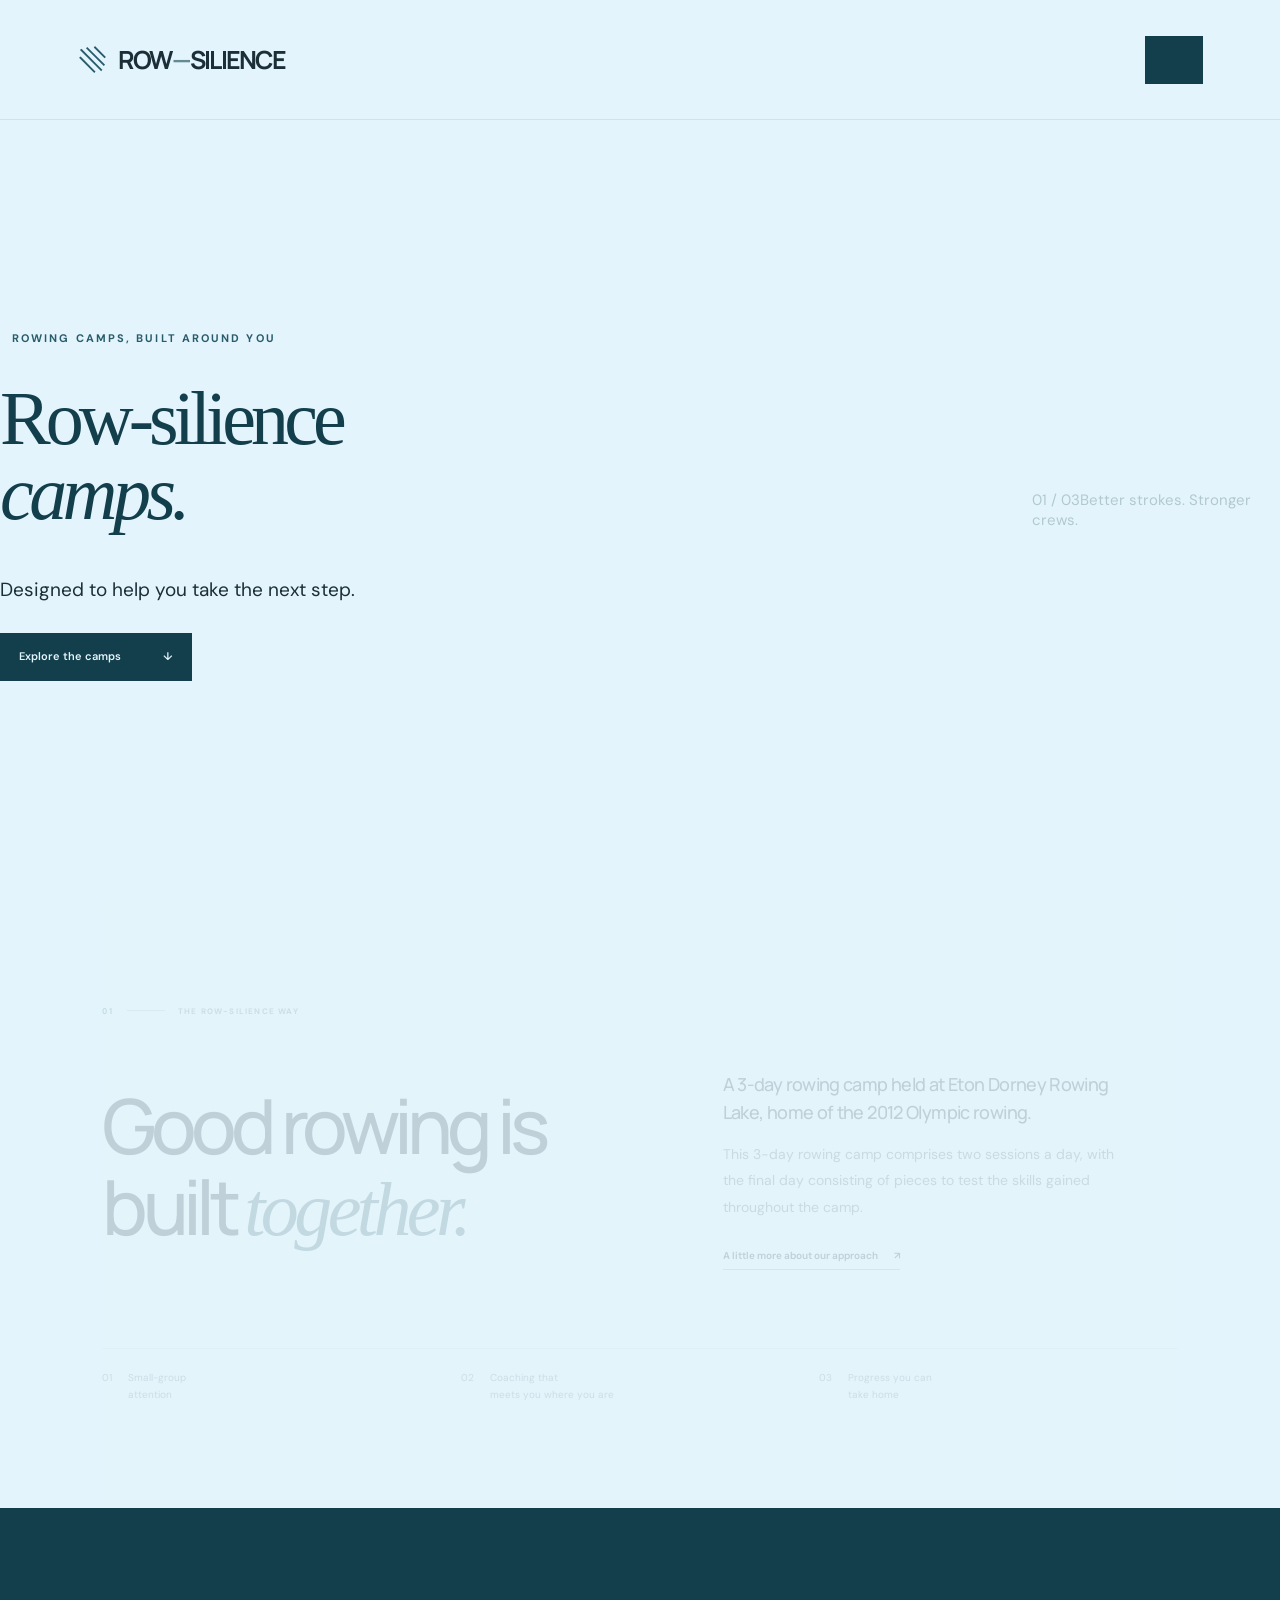
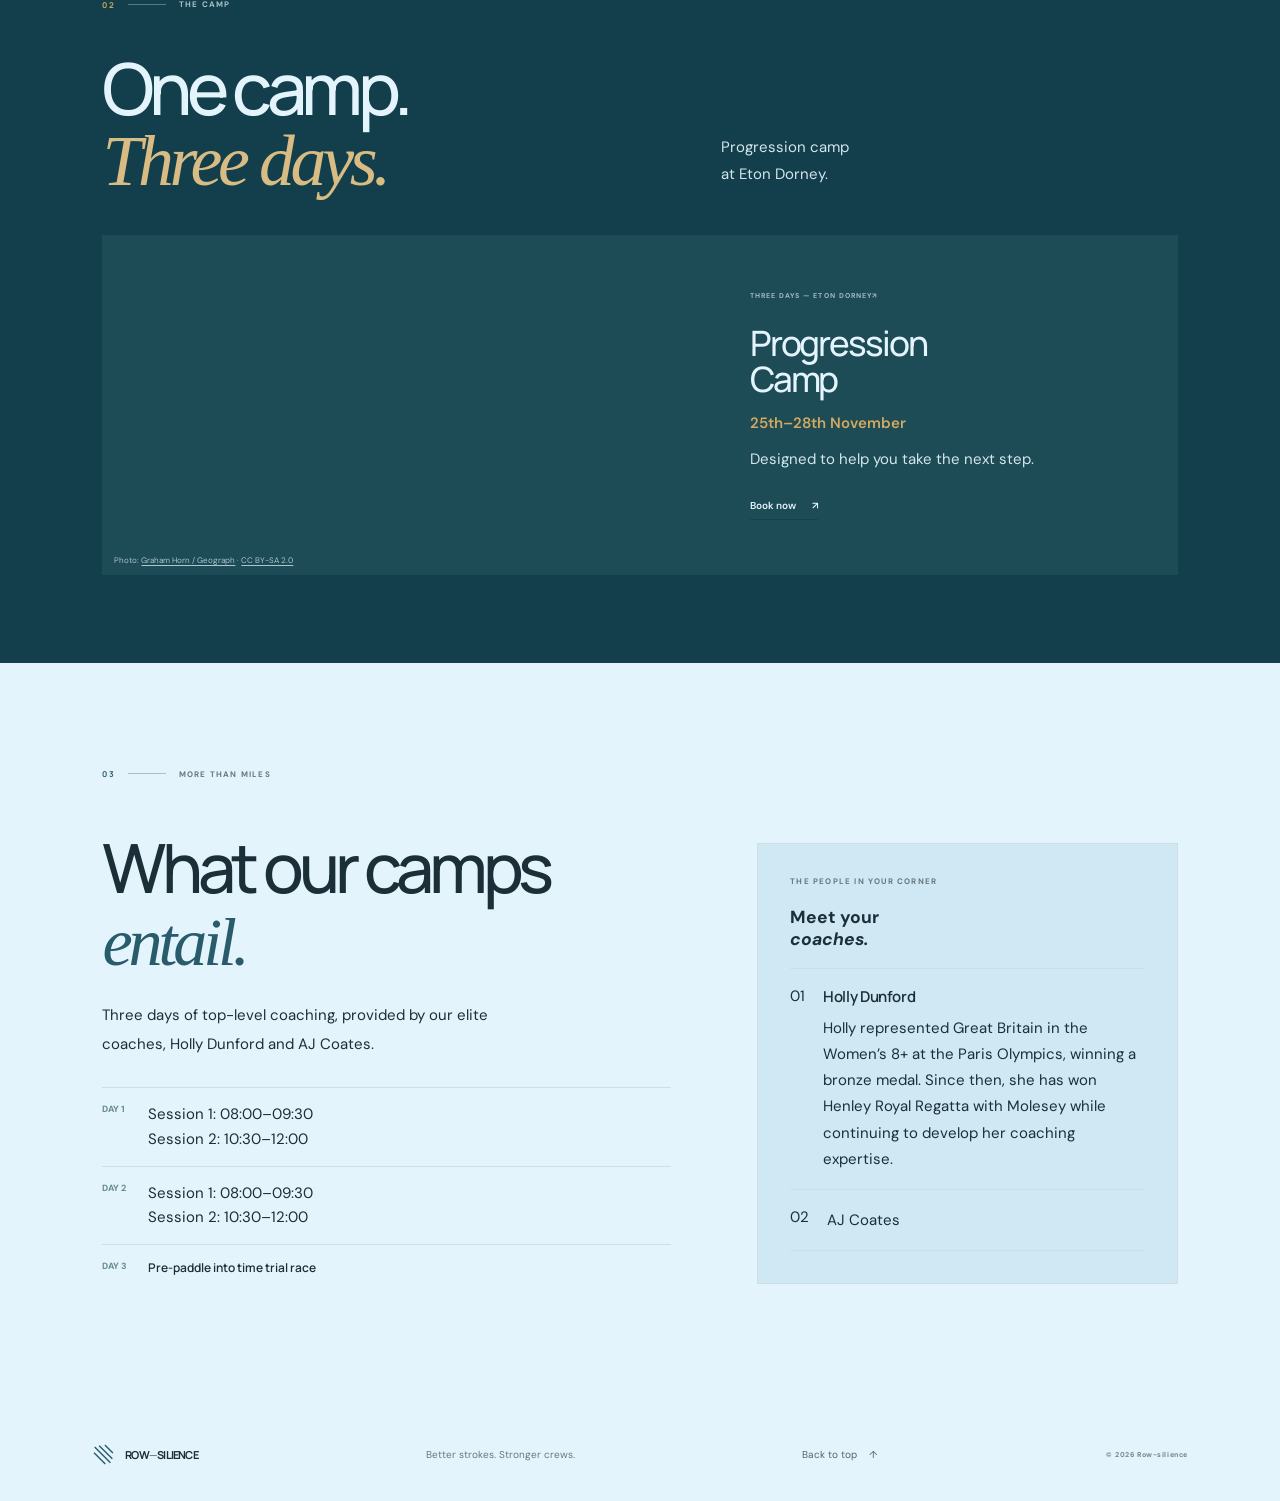
<file: website.html>
<!doctype html>
<html lang="en">
<head>
  <meta charset="utf-8">
  <meta name="viewport" content="width=device-width, initial-scale=1">
  <meta name="theme-color" content="#f5f3eb">
  <meta name="description" content="Row-silience rowing camps build better technique, stronger crews and more confident racing through focused, supportive coaching.">
  <title>Row-silience | Rowing coaching camps</title>
  <link rel="preconnect" href="https://fonts.googleapis.com">
  <link rel="preconnect" href="https://fonts.gstatic.com" crossorigin>
  <link href="https://fonts.googleapis.com/css2?family=DM+Sans:wght@400;500;600;700&family=Manrope:wght@400;500;600;700;800&display=swap" rel="stylesheet">
  <link rel="stylesheet" href="main.css">
  <link rel="icon" href="favicon.ico" sizes="any">
</head>
<body>
  <header class="site-header">
    <a class="wordmark" href="#top" aria-label="Row-silience home">
      <span class="wordmark-mark" aria-hidden="true">
        <svg viewBox="0 0 36 36" fill="none">
          <path d="M5 7 28 30M12 5l19 19M4 16l16 16M21 4l11 11" stroke="currentColor" stroke-width="2.2" stroke-linecap="square"/>
        </svg>
      </span>
      <span>ROW<span class="wordmark-dash">—</span>SILIENCE</span>
    </a>
    <button class="menu-toggle" type="button" aria-expanded="false" aria-controls="primary-navigation">
      <span class="sr-only">Toggle navigation</span>
      <span></span>
      <span></span>
    </button>
    <nav class="primary-navigation" id="primary-navigation" aria-label="Main navigation">
      <a href="#approach">Our approach</a>
      <a href="#camps">The camps</a>
      <a href="#coaching">Coaching</a>
      <a class="nav-cta" href="#enquire">Plan your camp <span aria-hidden="true">↗</span></a>
    </nav>
  </header>

  <main id="top">
    <section class="hero" aria-labelledby="hero-heading">
      <div class="hero-image" role="img" aria-label="Calm open water at first light"></div>
      <div class="hero-shade"></div>
      <div class="hero-content">
        <p class="eyebrow hero-eyebrow"><span></span> ROWING CAMPS, BUILT AROUND YOU</p>
        <h1 id="hero-heading">Row-silience<br><em>camps.</em></h1>
        <p class="hero-copy">Designed to help you take the next step.</p>
        <a class="button button-light" href="#camps">Explore the camps <span aria-hidden="true">↓</span></a>
      </div>
      <div class="hero-caption"><span>01 / 03</span><span>Better strokes. Stronger crews.</span></div>
      <div class="hero-stamp" aria-hidden="true">
        <svg viewBox="0 0 100 100">
          <defs><path id="stamp-circle" d="M50,50 m-36,0 a36,36 0 1,1 72,0 a36,36 0 1,1 -72,0"/></defs>
          <text><textPath href="#stamp-circle">FIND YOUR RHYTHM · FIND YOUR RHYTHM · </textPath></text>
          <path d="M50 30v40m-13-13 13 13 13-13" fill="none" stroke="currentColor" stroke-width="1.5"/>
        </svg>
      </div>
    </section>

    <section class="intro section-wrap" id="approach">
      <div class="section-kicker"><span>01</span><span class="kicker-line"></span><span>THE ROW-SILIENCE WAY</span></div>
      <div class="intro-grid">
        <h2>Good rowing is<br>built <em>together.</em></h2>
        <div class="intro-copy">
          <p class="large-copy">A 3-day rowing camp held at Eton Dorney Rowing Lake, home of the 2012 Olympic rowing.</p>
          <p>This 3-day rowing camp comprises two sessions a day, with the final day consisting of pieces to test the skills gained throughout the camp.</p>
          <a class="text-link" href="#coaching">A little more about our approach <span aria-hidden="true">↗</span></a>
        </div>
      </div>
      <div class="stats-row" aria-label="Our coaching principles">
        <div><span class="stat-number">01</span><span>Small-group<br>attention</span></div>
        <div><span class="stat-number">02</span><span>Coaching that<br>meets you where you are</span></div>
        <div><span class="stat-number">03</span><span>Progress you can<br>take home</span></div>
      </div>
    </section>

    <section class="camp-section" id="camps">
      <div class="section-wrap">
        <div class="section-kicker section-kicker-light"><span>02</span><span class="kicker-line"></span><span>THE CAMP</span></div>
        <div class="camp-heading">
          <h2>One camp.<br><em>Three days.</em></h2>
          <p>Progression camp<br>at Eton Dorney.</p>
        </div>
        <div class="camp-grid">
          <article class="camp-card">
            <figure class="camp-photo">
              <div class="camp-image camp-image-technique" role="img" aria-label="Dorney Lake with a bridge crossing the water"></div>
              <figcaption class="image-credit">Photo: <a href="https://commons.wikimedia.org/wiki/File:Dorney_Lake_-_geograph.org.uk_-_1309661.jpg" target="_blank" rel="noreferrer">Graham Horn / Geograph</a> · <a href="https://creativecommons.org/licenses/by-sa/2.0/" target="_blank" rel="noreferrer">CC BY-SA 2.0</a></figcaption>
            </figure>
            <div class="camp-card-body">
              <div class="camp-card-top"><span>THREE DAYS — ETON DORNEY</span><span aria-hidden="true">↗</span></div>
              <h3>Progression<br>Camp</h3>
              <p class="camp-dates">25th–28th November</p>
              <p>Designed to help you take the next step.</p>
              <a class="text-link text-link-light" href="#enquire">Book now <span aria-hidden="true">↗</span></a>
            </div>
          </article>
        </div>
      </div>
    </section>

    <section class="coaching-section section-wrap" id="coaching">
      <div class="section-kicker"><span>03</span><span class="kicker-line"></span><span>MORE THAN MILES</span></div>
      <div class="coaching-grid">
        <div class="coaching-copy">
          <h2>What our camps<br><em>entail.</em></h2>
          <p>Three days of top-level coaching, provided by our elite coaches, Holly Dunford and AJ Coates.</p>
          <ul class="feature-list">
            <li><span>DAY 1</span><div><p>Session 1: 08:00–09:30<br>Session 2: 10:30–12:00</p></div></li>
            <li><span>DAY 2</span><div><p>Session 1: 08:00–09:30<br>Session 2: 10:30–12:00</p></div></li>
            <li><span>DAY 3</span><div><strong>Pre-paddle into time trial race</strong></div></li>
          </ul>
        </div>
        <aside class="coach-panel" aria-labelledby="coach-heading">
          <p class="coach-eyebrow">THE PEOPLE IN YOUR CORNER</p>
          <h3 id="coach-heading">Meet your<br><em>coaches.</em></h3>
          <div class="coach-list">
            <div class="coach-entry">
              <span>01</span>
              <div class="coach-details">
                <strong>Holly Dunford</strong>
                <p>Holly represented Great Britain in the Women’s 8+ at the Paris Olympics, winning a bronze medal. Since then, she has won Henley Royal Regatta with Molesey while continuing to develop her coaching expertise.</p>
              </div>
            </div>
            <div class="coach-entry"><span>02</span><p>AJ Coates</p></div>
          </div>
        </aside>
      </div>
    </section>

  </main>

  <footer class="site-footer">
    <a class="wordmark footer-wordmark" href="#top">
      <span class="wordmark-mark" aria-hidden="true">
        <svg viewBox="0 0 36 36" fill="none">
          <path d="M5 7 28 30M12 5l19 19M4 16l16 16M21 4l11 11" stroke="currentColor" stroke-width="2.2" stroke-linecap="square"/>
        </svg>
      </span>
      <span>ROW<span class="wordmark-dash">—</span>SILIENCE</span>
    </a>
    <p>Better strokes. Stronger crews.</p>
    <a class="back-to-top" href="#top">Back to top <span aria-hidden="true">↑</span></a>
    <span class="copyright">© <span id="year"></span> Row-silience</span>
  </footer>

  <script>
    const menuToggle = document.querySelector(".menu-toggle");
    const navigation = document.querySelector(".primary-navigation");

    menuToggle.addEventListener("click", () => {
      const isExpanded = menuToggle.getAttribute("aria-expanded") === "true";
      menuToggle.setAttribute("aria-expanded", String(!isExpanded));
      navigation.classList.toggle("is-open", !isExpanded);
    });

    navigation.addEventListener("click", (event) => {
      if (event.target.closest("a")) {
        menuToggle.setAttribute("aria-expanded", "false");
        navigation.classList.remove("is-open");
      }
    });

    document.querySelector("#year").textContent = new Date().getFullYear();
  </script>
</body>
</html>
</file>
<file: main.css>
:root {
  color-scheme: light;
  --ink: #1b2f38;
  --deep-green: #123f4b;
  --forest: #285c6b;
  --moss: #668a91;
  --cream: #e4f4fc;
  --paper: #cfe7f3;
  --gold: #d2a95e;
  --muted: #66777d;
  --serif: Georgia, "Times New Roman", serif;
  --sans: "DM Sans", sans-serif;
  --display: "Manrope", sans-serif;
}

* {
  box-sizing: border-box;
}

html {
  scroll-behavior: smooth;
  scroll-padding-top: 88px;
}

body {
  margin: 0;
  background: var(--cream);
  color: var(--ink);
  font-family: var(--sans);
  font-size: 15px;
  -webkit-font-smoothing: antialiased;
}

a {
  color: inherit;
  text-decoration: none;
}

button,
a {
  -webkit-tap-highlight-color: transparent;
}

button:focus-visible,
a:focus-visible {
  outline: 2px solid var(--gold);
  outline-offset: 5px;
}

.sr-only {
  position: absolute;
  width: 1px;
  height: 1px;
  padding: 0;
  margin: -1px;
  overflow: hidden;
  clip: rect(0, 0, 0, 0);
  white-space: nowrap;
  border: 0;
}

.site-header {
  height: 120px;
  padding: 0 6%;
  display: flex;
  align-items: center;
  justify-content: space-between;
  background: var(--cream);
  position: relative;
  z-index: 5;
  border-bottom: 1px solid #d3e1e7;
}

.wordmark {
  display: inline-flex;
  align-items: center;
  gap: 10px;
  font: 700 25px var(--display);
  letter-spacing: -.07em;
}

.wordmark-copy {
  display: flex;
  flex-direction: column;
  gap: 2px;
}

.wordmark-hint {
  color: #52666b;
  font: 500 9px/1.2 var(--sans);
  letter-spacing: 0;
}

.wordmark-mark {
  width: 31px;
  height: 31px;
  display: inline-flex;
  color: var(--forest);
}

.wordmark-mark svg {
  width: 100%;
  height: 100%;
}

.wordmark-dash {
  color: var(--moss);
}

.primary-navigation {
  position: absolute;
  top: 100%;
  right: 6%;
  display: none;
  align-items: center;
  gap: clamp(25px, 3.2vw, 44px);
  padding: 24px 30px;
  border: 1px solid #d3e1e7;
  background: var(--cream);
  box-shadow: 0 12px 24px rgba(27, 47, 56, .08);
  color: #52666b;
  font-size: 13px;
}

.primary-navigation.is-open {
  display: flex;
  flex-wrap: wrap;
  max-width: min(1000px, 88vw);
}

.menu-toggle {
  display: inline-flex;
  align-items: center;
  justify-content: space-between;
  gap: 20px;
  min-width: 104px;
  cursor: pointer;
}

.menu-icon {
  font-size: 20px;
  line-height: .8;
  transition: transform .2s ease;
}

.menu-toggle[aria-expanded="true"] .menu-icon {
  transform: rotate(45deg);
}

.primary-navigation a:not(.nav-cta):hover,
.back-to-top:hover {
  color: var(--forest);
}

.nav-cta {
  white-space: nowrap;
}

.hero {
  position: relative;
  isolation: isolate;
  display: flex;
  align-items: center;
  min-height: min(900px, calc(100svh - 120px));
  min-height: min(900px, calc(100vh - 120px));
  overflow: hidden;
  color: var(--deep-green);
  background-color: var(--cream);
}

.hero::before {
  position: absolute;
  z-index: 1;
  inset: 0;
  background: linear-gradient(rgba(228, 244, 252, .76), rgba(228, 244, 252, .76));
  content: "";
  pointer-events: none;
}

.hero-background,
.intro-background {
  position: absolute;
  z-index: 0;
  inset: 0;
  display: block;
  width: 100%;
  height: 100%;
  object-fit: cover;
  pointer-events: none;
}

.hero-background {
  object-position: center 52%;
}

.hero-content {
  position: relative;
  z-index: 2;
  width: min(1120px, 88%);
  margin: 0 auto;
  padding: 92px 0 100px;
}

.eyebrow,
.section-kicker,
.camp-card-top,
.photo-note,
.visual-index,
.availability-note,
.copyright {
  font-size: 9px;
  font-weight: 700;
  letter-spacing: .15em;
}

.hero-eyebrow {
  display: flex;
  flex-wrap: wrap;
  gap: 6px 12px;
  margin: 0 0 36px;
  color: var(--forest);
  font-size: 11px;
  font-weight: 700;
  letter-spacing: .19em;
}

.hero-eyebrow span {
  white-space: nowrap;
}

.hero-eyebrow span + span::before {
  margin-right: 12px;
  color: var(--moss);
  content: "•";
}

h1,
h2,
h3,
p {
  margin-top: 0;
}

.hero h1 {
  max-width: 1100px;
  margin-bottom: 44px;
  color: var(--deep-green);
  font: 400 clamp(48px, 6vw, 76px)/.98 var(--serif);
  letter-spacing: -.065em;
}

.camp-heading h2,
.intro h2,
.coaching-copy h1,
.coaching-copy h2,
.enquiry-content h2 {
  margin-bottom: 0;
  font: 500 clamp(58px, 8vw, 104px)/.98 var(--display);
  letter-spacing: -.075em;
}

.hero h1 em,
h2 em {
  color: var(--moss);
  font-family: var(--serif);
  font-weight: 400;
  letter-spacing: -.06em;
}

.hero h1 em {
  color: var(--deep-green);
}

.hero-copy {
  max-width: 760px;
  margin: 0 0 27px;
  color: var(--ink);
  font-size: clamp(15px, 1.5vw, 19px);
  line-height: 1.65;
}

.hero-support {
  max-width: 920px;
  margin: 0 0 31px;
  color: var(--deep-green);
  font-size: clamp(17px, 2.1vw, 22px);
  line-height: 1.7;
}

.hero-coaches {
  margin: -15px 0 25px;
  color: #334d54;
  font-size: 11px;
  line-height: 1.6;
}

.hero-actions {
  display: flex;
  flex-wrap: wrap;
  gap: 12px;
}

.button,
.nav-cta,
.primary-navigation.is-open a,
.menu-toggle {
  display: inline-flex;
  align-items: center;
  justify-content: space-between;
  gap: 20px;
  min-height: 48px;
  padding: 14px 18px;
  border: 1px solid var(--deep-green);
  background: var(--deep-green);
  color: var(--cream);
  font: 600 11px/1.2 var(--sans);
  text-decoration: none;
  cursor: pointer;
  transition: background .2s ease, color .2s ease, transform .2s ease;
}

.button,
.nav-cta,
.primary-navigation.is-open a {
  min-width: 192px;
}

.menu-toggle {
  min-width: 0;
  font-size: 11px;
}

.button:hover,
.nav-cta:hover,
.primary-navigation.is-open a:hover,
.menu-toggle:hover {
  background: var(--forest);
  color: var(--cream);
  transform: translateY(-2px);
}

.button {
  font-size: 11px;
  opacity: 1;
}

.hero-byline {
  margin: 42px 0 0;
  color: var(--deep-green);
  font-size: 13px;
}

.hero-byline span {
  margin: 0 6px;
  color: #a9c1ca;
}

.section-wrap {
  width: min(1160px, 84%);
  margin: 0 auto;
}

.intro {
  position: relative;
  isolation: isolate;
  padding-top: 105px;
  padding-bottom: 105px;
  background-color: var(--cream);
}

.intro::before {
  position: absolute;
  z-index: 1;
  inset: 0;
  background: rgba(228, 244, 252, .82);
  content: "";
  pointer-events: none;
}

.intro-background {
  object-position: center 52%;
}

.intro > .section-wrap {
  position: relative;
  z-index: 2;
}

.section-kicker {
  display: flex;
  align-items: center;
  gap: 13px;
  color: #66777d;
  font-size: 8px;
}

.section-kicker > span:first-child {
  color: var(--forest);
  font-family: var(--display);
}

.kicker-line {
  width: 38px;
  height: 1px;
  background: #a9c1ca;
}

.intro-grid {
  display: grid;
  grid-template-columns: 1.08fr .92fr;
  gap: 8%;
  align-items: center;
  padding-top: 49px;
}

.intro h2,
.coaching-copy h2 {
  color: var(--ink);
  font-size: clamp(48px, 6.1vw, 76px);
  line-height: 1.06;
}

.intro h2 em,
.coaching-copy h1 em,
.coaching-copy h2 em {
  color: var(--forest);
}

.intro-copy {
  max-width: 408px;
  padding-top: 6px;
}

.large-copy {
  margin-bottom: 14px;
  color: var(--ink);
  font: 500 18px/1.55 var(--display);
  letter-spacing: -.035em;
}

.intro-copy > p:not(.large-copy) {
  margin-bottom: 23px;
  color: #52666b;
  font-size: 14px;
  line-height: 1.9;
}

.text-link {
  display: inline-flex;
  gap: 16px;
  align-items: center;
  padding-bottom: 7px;
  border-bottom: 1px solid rgba(27, 47, 56, .38);
  font-size: 10px;
  font-weight: 600;
  transition: gap .2s ease;
}

.text-link:hover {
  gap: 22px;
}

.approach-links {
  display: flex;
  flex-wrap: nowrap;
  gap: 12px;
}

.approach-links .button {
  flex: 1 1 0;
  min-width: 0;
  gap: 8px;
  padding-right: 12px;
  padding-left: 12px;
}

.stats-row {
  display: grid;
  grid-template-columns: repeat(3, 1fr);
  margin-top: 78px;
  border-top: 1px solid #d3e1e7;
}

.stats-row > div {
  display: flex;
  align-items: flex-start;
  gap: 16px;
  padding: 20px 12px 0 0;
  color: #61747a;
  font-size: 10px;
  line-height: 1.7;
}

.camp-section {
  padding: 91px 0 88px;
  background: var(--deep-green);
  color: var(--cream);
}

.section-kicker-light {
  color: rgba(228, 244, 252, .72);
}

.section-kicker-light > span:first-child {
  color: var(--gold);
}

.section-kicker-light .kicker-line {
  background: rgba(228, 244, 252, .32);
}

.camp-heading {
  display: grid;
  grid-template-columns: minmax(0, 1fr) minmax(280px, .8fr);
  align-items: end;
  gap: 48px;
  margin: 43px 0 39px;
}

.camp-heading h2 {
  font-size: clamp(48px, 5.6vw, 72px);
}

.camp-heading h2 em {
  color: #d8bc83;
}

.camp-heading > p {
  max-width: 470px;
  margin: 0 0 8px;
  color: rgba(228, 244, 252, .92);
  font-size: 15px;
  line-height: 1.8;
}

.camp-grid {
  display: grid;
  grid-template-columns: minmax(0, 1fr);
  gap: 17px;
}

.camp-card {
  display: grid;
  grid-template-columns: minmax(0, 1.1fr) minmax(0, .9fr);
  min-width: 0;
  background: #1d4b56;
}

.camp-photo {
  display: flex;
  flex-direction: column;
  min-width: 0;
  margin: 0;
}

.camp-image {
  display: block;
  flex: 1;
  width: 100%;
  min-height: 310px;
  object-fit: cover;
  object-position: center;
}

.image-credit {
  padding: 9px 12px;
  color: rgba(228, 244, 252, .72);
  font-size: 8px;
  line-height: 1.5;
}

.image-credit a {
  text-decoration: underline;
  text-underline-offset: 2px;
}

.camp-image-crew {
  background-image: url("https://images.unsplash.com/photo-1500530855697-b586d89ba3ee?auto=format&fit=crop&w=900&q=80");
  background-position: center 60%;
}

.camp-image-racing {
  background-image: url("https://images.unsplash.com/photo-1500534314209-a25ddb2bd429?auto=format&fit=crop&w=900&q=80");
  background-position: center 54%;
}

.camp-card-body {
  display: flex;
  flex-direction: column;
  align-items: flex-start;
  justify-content: center;
  padding: 36px clamp(24px, 5vw, 56px);
}

.camp-card-top {
  display: flex;
  justify-content: space-between;
  color: rgba(228, 244, 252, .66);
  font-size: 7px;
}

.camp-card h3 {
  margin: 25px 0 12px;
  font: 500 clamp(25px, 3vw, 35px)/1.05 var(--display);
  letter-spacing: -.06em;
}

.camp-card-body > p {
  min-height: 0;
  margin-bottom: 25px;
  color: rgba(228, 244, 252, .92);
  font-size: 15px;
  line-height: 1.85;
}

.camp-card-body > .camp-dates {
  margin: 0 0 8px;
  color: var(--gold);
  font-weight: 600;
}

.camp-card-body > .camp-price {
  margin: 0 0 16px;
  color: var(--gold);
  font-weight: 700;
}

.camp-card-actions {
  display: flex;
  flex-wrap: wrap;
  gap: 12px;
}

.coaching-copy > .camp-price {
  color: var(--deep-green);
  font-size: 18px;
  font-weight: 700;
}

.camp-note {
  margin: 23px 0 0;
  color: rgba(228, 244, 252, .64);
  font-size: 10px;
}

.coaching-section {
  padding-top: 105px;
  padding-bottom: 112px;
}

.camp-details-section {
  padding-top: clamp(52px, 6vw, 82px);
  padding-bottom: 56px;
}

.camp-details-section .coaching-grid {
  grid-template-columns: minmax(0, 1.1fr) minmax(300px, .9fr);
  gap: clamp(30px, 4vw, 56px);
  padding-top: clamp(32px, 4vw, 48px);
}

.camp-details-copy h1 {
  font-size: clamp(44px, 5.2vw, 72px);
}

.camp-details-copy > p {
  max-width: 640px;
  margin: 18px 0 22px;
  line-height: 1.7;
}

.camp-details-copy > .camp-price {
  margin: 12px 0 26px;
}

.camp-details-section .feature-list li {
  padding: 18px 0;
}

.camp-details-section .camp-inclusions {
  margin-top: 26px;
}

.training-section {
  position: relative;
  isolation: isolate;
  padding: 78px 0 86px;
  background-color: var(--paper);
}

.training-section::before {
  position: absolute;
  z-index: 1;
  inset: 0;
  background: rgba(207, 231, 243, .92);
  content: "";
  pointer-events: none;
}

.training-background {
  position: absolute;
  z-index: 0;
  inset: 0;
  display: block;
  width: 100%;
  height: 100%;
  object-fit: cover;
  object-position: center 54%;
  pointer-events: none;
}

.training-section > .section-wrap {
  position: relative;
  z-index: 2;
}

.training-grid {
  display: grid;
  grid-template-columns: 1.08fr .92fr;
  gap: 8%;
  align-items: center;
  padding-top: 42px;
}

.training-heading h2 {
  margin: 0;
  color: var(--ink);
  font: 500 clamp(43px, 5.2vw, 65px)/1.04 var(--display);
  letter-spacing: -.07em;
}

.training-heading h2 em {
  color: var(--forest);
  font-family: var(--serif);
  font-weight: 400;
}

.training-copy {
  max-width: 430px;
}

.training-copy p {
  margin: 0 0 14px;
  color: #52666b;
  font-size: 14px;
  line-height: 1.85;
}

.training-cta {
  margin-top: 8px;
}

.training-actions {
  display: flex;
  flex-wrap: wrap;
  align-items: center;
  gap: 20px;
}

.club-coaching-section {
  padding-top: 78px;
  padding-bottom: 86px;
}

.club-coaching-intro {
  display: grid;
  grid-template-columns: 1fr 1fr;
  gap: 8%;
  align-items: end;
  padding-top: 38px;
}

.club-coaching-intro h1,
.club-coaching-intro h2 {
  margin: 0;
  color: var(--ink);
  font: 500 clamp(40px, 5vw, 62px)/1.04 var(--display);
  letter-spacing: -.06em;
}

.club-coaching-intro h1 em,
.club-coaching-intro h2 em {
  color: var(--forest);
  font-family: var(--serif);
  font-weight: 400;
}

.club-coaching-intro > div,
.club-coaching-followup {
  color: #52666b;
  font-size: 14px;
  line-height: 1.8;
}

.club-coaching-intro p,
.club-coaching-followup p {
  margin: 0 0 14px;
}

.club-coaching-content {
  display: grid;
  grid-template-columns: minmax(0, 1.1fr) minmax(280px, .9fr);
  gap: 8%;
  align-items: start;
  margin-top: 38px;
}

.club-coaching-content h2,
.club-coaching-content h3 {
  margin: 0 0 16px;
  color: var(--ink);
  font: 600 24px/1.25 var(--display);
}

.club-coaching-list {
  padding: 0;
  margin: 0;
  list-style: none;
}

.club-coaching-list li {
  padding: 16px 0;
  border-top: 1px solid #b9d1da;
}

.club-coaching-list strong {
  color: var(--ink);
  font-size: 14px;
}

.club-coaching-list p {
  margin: 6px 0 0;
  color: #52666b;
  font-size: 13px;
  line-height: 1.7;
}

.club-coaching-followup section + section {
  margin-top: 32px;
  padding-top: 26px;
  border-top: 1px solid #b9d1da;
}

.club-coaching-actions {
  display: flex;
  flex-wrap: wrap;
  gap: 12px;
  margin-top: 20px;
}

@media (max-width: 820px) {
  .club-coaching-intro,
  .club-coaching-content {
    grid-template-columns: 1fr;
    gap: 26px;
  }
}

.why-row-silience-heading {
  margin: 38px 0 0;
  color: var(--ink);
  font: 500 clamp(30px, 4vw, 42px)/1.1 var(--display);
  letter-spacing: -.06em;
}

.hero-why .training-points {
  margin-top: 20px;
  border-color: rgba(41, 68, 76, .35);
}

.hero-why .training-points > li {
  padding-top: 12px;
}

.hero-why .training-points > li > strong,
.hero-why .training-points p {
  color: var(--deep-green);
}

.plans-page {
  min-height: calc(100vh - 214px);
  padding: 76px 0 96px;
}

.plans-intro {
  max-width: 700px;
  margin: 40px 0 46px;
}

.plans-intro h1 {
  margin-bottom: 20px;
  color: var(--ink);
  font: 500 clamp(48px, 7vw, 82px)/1.02 var(--display);
  letter-spacing: -.075em;
}

.plans-intro h1 em {
  color: var(--forest);
  font-family: var(--serif);
  font-weight: 400;
}

.plans-intro > p {
  max-width: 580px;
  color: var(--ink);
  font-size: 15px;
  line-height: 1.8;
}

.plan-options {
  display: grid;
  grid-template-columns: repeat(2, minmax(0, 1fr));
  gap: 20px;
}

.plans-home-action {
  display: flex;
  justify-content: center;
  margin-top: 30px;
}

.plan-card {
  display: flex;
  flex-direction: column;
  align-items: stretch;
  min-height: 300px;
  padding: clamp(26px, 4vw, 44px);
  background: var(--paper);
}

.plan-card > p:first-child {
  margin-bottom: 24px;
  color: var(--forest);
  font-size: 9px;
  font-weight: 700;
  letter-spacing: .15em;
}

.plan-card h2 {
  margin-bottom: 14px;
  color: var(--ink);
  font: 500 clamp(28px, 3.4vw, 40px)/1.1 var(--display);
  letter-spacing: -.06em;
}

.plan-card h3 {
  margin-bottom: 14px;
  color: var(--forest);
  font: 600 17px/1.4 var(--display);
}

.plan-card > p:not(:first-child) {
  max-width: 520px;
  margin-bottom: 18px;
  color: var(--ink);
  font-size: 15px;
  line-height: 1.8;
}

.plan-card .plan-benefits {
  display: grid;
  gap: 9px;
  margin: 0 0 24px;
  padding: 0;
  color: #52666b;
  font-size: 14px;
  line-height: 1.65;
  list-style: none;
}

.plan-card .plan-benefits li {
  position: relative;
  padding-left: 20px;
}

.plan-card .plan-benefits li::before {
  position: absolute;
  left: 0;
  color: var(--forest);
  content: "—";
}

.plan-card > .plan-price {
  margin-top: auto;
  margin-bottom: 16px;
}

.plan-card .button {
  width: 100%;
}

.available-plans-table {
  width: 100%;
  border-collapse: collapse;
  background: var(--paper);
  color: var(--ink);
  font-size: 15px;
  text-align: left;
}

.available-plans-table th,
.available-plans-table td {
  padding: 18px 22px;
  border-bottom: 1px solid #cfdee5;
}

.available-plans-table th {
  color: var(--deep-green);
  font-size: 11px;
  font-weight: 700;
  letter-spacing: .08em;
  text-transform: uppercase;
}

.available-plan-link {
  display: flex;
  min-height: 44px;
  align-items: center;
  color: var(--deep-green);
  font-weight: 600;
  text-decoration: underline;
  text-underline-offset: .2em;
}

.available-plan-link:hover {
  color: var(--forest);
}

.plan-status {
  display: inline-block;
  padding: 6px 10px;
  background: #e4f4fc;
  color: var(--deep-green);
  font-size: 11px;
  font-weight: 700;
  white-space: nowrap;
}

.available-plans-table td:last-child {
  white-space: nowrap;
}

.available-plans-table tbody tr:last-child td {
  border-bottom: 0;
}

.training-points {
  display: grid;
  grid-template-columns: repeat(3, 1fr);
  margin-top: 48px;
  padding: 0;
  border-top: 1px solid #cfdee5;
  counter-reset: training-step;
}

.training-points > li {
  counter-increment: training-step;
  padding: 17px 24px 0 0;
  list-style: none;
}

.training-points > li::before {
  display: block;
  margin-bottom: 8px;
  color: var(--forest);
  content: "0" counter(training-step);
  font-size: 10px;
  font-weight: 700;
  letter-spacing: .12em;
}

.training-points > li > strong {
  display: block;
  margin-bottom: 10px;
  color: #29444c;
  font: 600 17px/1.35 var(--display);
}

.training-points p {
  margin: 0;
  color: #52666b;
  font-size: 13px;
  line-height: 1.75;
  font-weight: 400;
}

.training-principles p {
  color: #29444c;
  font-size: 10px;
  font-weight: 600;
  line-height: normal;
}

.coaching-grid {
  display: grid;
  grid-template-columns: 1.15fr .85fr;
  gap: 8%;
  align-items: start;
  padding-top: 52px;
}

.coaching-copy h1,
.coaching-copy h2 {
  font-size: clamp(44px, 5.4vw, 68px);
}

.about-section {
  padding-top: 76px;
  padding-bottom: 88px;
}

.about-section .coaching-grid {
  grid-template-columns: minmax(0, 1fr);
  max-width: 860px;
  margin: 0 auto;
  gap: 0;
}

.about-section .coaching-copy > p {
  max-width: 720px;
}

.about-section .founder-list {
  max-width: 760px;
}

.about-section .founder-profile {
  grid-template-columns: minmax(0, 1fr) clamp(96px, 30vw, 150px);
  gap: 22px;
}

.about-section .founder-profile img {
  width: 100%;
  height: auto;
  aspect-ratio: 3 / 4;
}

.about-section .coach-experience {
  position: relative;
  display: grid;
  isolation: isolate;
  outline-offset: 4px;
}

.about-section .coach-photo {
  position: relative;
  display: block;
  width: 100%;
  padding: 0;
  border: 0;
  background: transparent;
  cursor: pointer;
}

.about-section .coach-photo-hint {
  position: absolute;
  right: 0;
  bottom: 0;
  left: 0;
  padding: 24px 16px 14px;
  background: linear-gradient(transparent, rgba(15, 39, 43, .76));
  color: #fff;
  font-size: 11px;
  font-weight: 600;
  letter-spacing: .04em;
  text-align: left;
  pointer-events: none;
}

.about-section .coach-photo > img {
  display: block;
  width: 100%;
  aspect-ratio: 16 / 9;
  object-fit: cover;
}

.about-section .coach-experience-copy {
  display: flex;
  flex-direction: column;
  justify-content: center;
  padding: 18px 0 0;
  transition: opacity .2s ease;
}

.about-section .coach-experience-copy strong {
  display: block;
  margin-bottom: 12px;
  font: 600 18px/1.3 var(--display);
}

.about-section .coach-experience-copy p + p {
  margin-top: 10px;
}

.about-section .aj-profile {
  position: relative;
  display: grid;
  isolation: isolate;
  outline-offset: 4px;
}

.about-section .aj-profile-copy {
  display: flex;
  flex-direction: column;
  justify-content: center;
  padding: 18px 0 0;
  transition: opacity .2s ease;
}

.about-section .aj-profile-copy strong {
  display: block;
  margin-bottom: 12px;
  font: 600 18px/1.3 var(--display);
}

.about-section .aj-profile-copy p + p {
  margin-top: 10px;
}

@media (hover: hover) and (min-width: 681px) {
  .about-section .coach-experience-copy,
  .about-section .aj-profile-copy {
    position: absolute;
    inset: 0;
    overflow: auto;
    padding: clamp(18px, 3vw, 30px);
    background: rgba(228, 244, 252, .96);
    opacity: 0;
  }

  .about-section .coach-experience:hover .coach-experience-copy,
  .about-section .coach-experience:focus-within .coach-experience-copy,
  .about-section .aj-profile:hover .aj-profile-copy,
  .about-section .aj-profile:focus-within .aj-profile-copy {
    opacity: 1;
  }
}

@media (max-width: 680px), (hover: none) and (pointer: coarse) {
  .about-page.has-coach-tap-reveal .coach-experience-copy,
  .about-page.has-coach-tap-reveal .aj-profile-copy {
    display: none;
  }

  .about-page.has-coach-tap-reveal .coach-experience.is-visible .coach-experience-copy,
  .about-page.has-coach-tap-reveal .aj-profile.is-visible .aj-profile-copy {
    display: flex;
  }
}

.about-section .camp-details-actions .button {
  flex: 0 1 240px;
}

.coaching-section > .button {
  margin-top: 30px;
}

.camp-details-actions {
  display: flex;
  flex-wrap: wrap;
  gap: 12px;
  margin-top: 30px;
}

.camp-details-actions .button {
  margin-top: 0;
}

.camp-details-page {
  padding-bottom: calc(80px + env(safe-area-inset-bottom));
}

.sticky-book-bar {
  position: fixed;
  z-index: 10;
  right: 0;
  bottom: 96px;
  left: 0;
  display: flex;
  justify-content: center;
  align-items: center;
  padding: 6px 5% 10px;
  border-top: 1px solid rgba(131, 155, 160, 0.3);
  background: rgba(228, 244, 252, .96);
  box-shadow: 0 -8px 16px rgba(12, 58, 55, 0.08);
}

.sticky-book-bar .button {
  width: min(100%, 300px);
}

.home-page main {
  padding-bottom: calc(140px + env(safe-area-inset-bottom));
}

.home-book-bar {
  align-items: center;
  justify-content: center;
  padding: 0;
  border: 0;
  background: transparent;
  box-shadow: none;
  pointer-events: none;
}

.home-book-bar .button {
  width: min(100%, 380px);
  pointer-events: auto;
  flex-direction: column;
  justify-content: center;
  gap: 4px;
  text-align: center;
  transform: translateY(-2px);
  box-shadow: 0 10px 18px rgba(12, 58, 55, 0.18);
}

.home-book-bar .button strong {
  font-size: clamp(16px, 1.6vw, 22px);
}

.home-book-bar .button span {
  font-size: 11px;
  font-weight: 400;
}

.camp-terms-page main {
  padding-bottom: calc(116px + env(safe-area-inset-bottom));
}

.camp-terms-content {
  width: min(900px, 84%);
  margin: 0 auto;
  padding: clamp(52px, 7vw, 88px) 0 40px;
}

.camp-terms-content h1 {
  margin: 38px 0 16px;
  color: var(--ink);
  font: 500 clamp(42px, 6vw, 72px)/1.04 var(--display);
  letter-spacing: -.075em;
}

.camp-terms-content h1 em {
  color: var(--forest);
  font-family: var(--serif);
  font-weight: 400;
}

.camp-terms-content .terms-updated {
  margin-bottom: 30px;
  color: var(--muted);
  font-size: 13px;
}

.camp-terms-content > p,
.camp-terms-content section > p,
.camp-terms-content li,
.camp-terms-content address {
  color: #435b63;
  font-size: 15px;
  line-height: 1.8;
}

.camp-terms-content a {
  color: var(--deep-green);
  text-decoration: underline;
  text-underline-offset: .2em;
}

.camp-terms-content section {
  margin-top: 34px;
}

.camp-terms-content section h2 {
  margin-bottom: 14px;
  color: var(--ink);
  font: 600 22px/1.3 var(--display);
  letter-spacing: -.04em;
}

.camp-terms-content section p {
  margin-bottom: 11px;
}

.camp-terms-content ul {
  display: grid;
  gap: 8px;
  margin: 10px 0 16px;
  padding-left: 24px;
}

.camp-terms-content address {
  font-style: normal;
}

.camp-terms-content .terms-final-note {
  margin-top: 36px;
  padding: 20px;
  background: var(--paper);
  color: var(--deep-green);
  font-weight: 600;
}

.terms-agreement-bar form {
  display: flex;
  width: min(100%, 980px);
  align-items: center;
  justify-content: space-between;
  gap: 20px;
  margin: 0 auto;
}

.terms-agreement-bar label {
  display: flex;
  align-items: flex-start;
  gap: 11px;
  color: var(--ink);
  font-size: 13px;
  line-height: 1.5;
}

.terms-agreement-bar input {
  flex: 0 0 auto;
  width: 18px;
  height: 18px;
  margin: 1px 0 0;
  accent-color: var(--deep-green);
}

.terms-agreement-bar .button {
  flex: 0 0 auto;
  width: auto;
  min-width: 250px;
}

.coaching-copy > p {
  max-width: 415px;
  margin: 23px 0 29px;
  color: var(--ink);
  font-size: 15px;
  line-height: 1.9;
}

.feature-list {
  padding: 0;
  margin: 0;
  list-style: none;
}

.feature-list li {
  display: grid;
  grid-template-columns: 34px 1fr;
  gap: 12px;
  padding: 14px 0;
  border-top: 1px solid #cfdee5;
}

.founder-list li {
  grid-template-columns: minmax(0, 1fr);
}

.feature-list li > span {
  padding-top: 1px;
  color: var(--moss);
  font-size: 9px;
  font-weight: 700;
}

.founder-profile {
  display: grid;
  grid-template-columns: minmax(0, 1fr) 72px;
  gap: 16px;
  align-items: start;
}

.founder-profile img {
  display: block;
  width: 72px;
  height: 88px;
  object-fit: cover;
  object-position: center 32%;
}

.founder-profile p + p {
  margin-top: 10px;
}

.feature-list strong {
  display: block;
  margin-bottom: 5px;
  font: 600 12px var(--display);
}

.feature-list p {
  margin: 0;
  color: var(--ink);
  font-size: 15px;
  line-height: 1.65;
}

.camp-inclusions {
  margin-top: 30px;
}

.camp-inclusions h2 {
  margin: 0 0 14px;
  color: var(--deep-green);
  font: 600 18px/1.3 var(--display);
}

.camp-inclusions ul {
  display: grid;
  gap: 12px;
  padding: 0;
  margin: 0;
  color: var(--ink);
  font-size: 15px;
  line-height: 1.65;
  list-style: none;
}

.camp-inclusions li {
  padding-top: 12px;
  border-top: 1px solid #cfdee5;
}

.camp-inclusions strong {
  color: var(--ink);
}

.schedule-session + .schedule-session {
  margin-top: 12px;
}

.coach-panel {
  margin-top: 12px;
  padding: 32px;
  border: 1px solid #cfdee5;
  background: rgba(207, 231, 243, .9);
}

.coach-eyebrow {
  margin-bottom: 20px;
  color: var(--muted);
  font-size: 8px;
  font-weight: 700;
  letter-spacing: .15em;
}

.coach-panel h2 {
  margin: 0 0 29px;
  color: var(--ink);
  font: 500 clamp(32px, 3.7vw, 46px)/1.05 var(--display);
  letter-spacing: -.06em;
}

.coach-panel h2 em {
  color: var(--forest);
  font-family: var(--serif);
  font-weight: 400;
}

.coach-list {
  border-top: 1px solid #cfdee5;
}

.coach-entry {
  display: flex;
  align-items: flex-start;
  gap: 18px;
  padding: 17px 0;
  border-bottom: 1px solid #cfdee5;
}

.coach-details {
  min-width: 0;
}

.coach-details strong {
  display: block;
  margin: 0 0 8px;
  color: var(--ink);
  font: 600 15px var(--display);
  letter-spacing: -.025em;
}

.coach-details p,
.coach-entry > p {
  margin: 0;
  color: var(--ink);
  font-size: 15px;
  line-height: 1.75;
}

.coaching-visual {
  position: relative;
  min-height: 512px;
  padding: 0 0 35px 35px;
}

.coaching-photo {
  width: 100%;
  height: 477px;
  background-image: url("https://images.unsplash.com/photo-1518837695005-2083093ee35b?auto=format&fit=crop&w=1200&q=85");
  background-size: cover;
  background-position: center;
}

.coaching-visual::before {
  position: absolute;
  top: 23px;
  right: 23px;
  bottom: 12px;
  left: 12px;
  z-index: -1;
  border: 1px solid #a9c1ca;
  content: "";
}

.photo-note {
  position: absolute;
  right: -26px;
  bottom: 91px;
  display: grid;
  gap: 6px;
  padding: 14px 17px;
  background: var(--cream);
  color: var(--forest);
  font-size: 7px;
}

.visual-index {
  position: absolute;
  bottom: 9px;
  left: 36px;
  color: var(--muted);
  font-size: 8px;
}

.enquiry-section {
  overflow: hidden;
  background: var(--forest);
  color: var(--cream);
}

.enquiry-inner {
  position: relative;
  min-height: 424px;
  padding-top: 64px;
  padding-bottom: 70px;
}

.enquiry-content {
  position: relative;
  z-index: 1;
  max-width: 605px;
  padding-top: 38px;
}

.enquiry-content .eyebrow {
  margin-bottom: 19px;
  color: rgba(228, 244, 252, .72);
  font-size: 8px;
}

.enquiry-content h2 {
  font-size: clamp(47px, 6.3vw, 76px);
}

.enquiry-content h2 em {
  color: #d8bc83;
}

.enquiry-content > p:not(.eyebrow):not(.availability-note) {
  max-width: 380px;
  margin: 19px 0 23px;
  color: rgba(228, 244, 252, .78);
  font-size: 11px;
  line-height: 1.8;
}

.availability-note {
  margin: 14px 0 0;
  color: rgba(228, 244, 252, .62);
  font-size: 8px;
  font-weight: 400;
  letter-spacing: .06em;
}

.enquiry-mark {
  position: absolute;
  top: 40px;
  right: -28px;
  color: rgba(228, 244, 252, .08);
  font: 800 clamp(130px, 24vw, 310px)/1 var(--display);
  letter-spacing: -.13em;
}

.enquiry-mark span {
  color: rgba(216, 188, 131, .2);
}

.site-footer {
  display: flex;
  align-items: center;
  justify-content: space-between;
  min-height: 94px;
  padding: 22px 7.2%;
  background: var(--cream);
}

.footer-wordmark {
  font-size: 11px;
}

.footer-wordmark .wordmark-mark {
  width: 23px;
  height: 23px;
}

.site-footer > p {
  margin: 0;
  color: #66777d;
  font-size: 10px;
}

.back-to-top {
  color: #52666b;
  font-size: 10px;
}

.footer-links {
  display: flex;
  align-items: center;
  gap: 16px;
}

.privacy-policy-link,
.cookie-policy-link,
.website-terms-link {
  color: #52666b;
  font-size: 10px;
}

.back-to-top span {
  margin-left: 9px;
}

.copyright {
  color: #71838a;
  font-size: 7px;
  letter-spacing: .08em;
}

.cookie-banner {
  position: fixed;
  right: 0;
  bottom: calc(166px + env(safe-area-inset-bottom));
  left: 0;
  z-index: 20;
  display: none;
  padding: 0 5% 12px;
}

.cookie-banner.is-visible {
  display: block;
}

.cookie-banner-inner {
  display: flex;
  align-items: center;
  justify-content: space-between;
  gap: 20px;
  max-width: 980px;
  margin: 0 auto;
  padding: 16px 20px;
  border: 1px solid rgba(18, 54, 58, 0.18);
  background: rgba(255, 255, 255, 0.96);
  box-shadow: 0 12px 28px rgba(22, 48, 53, 0.12);
}

.cookie-banner p {
  margin: 0;
  color: var(--ink);
  font-size: 14px;
  line-height: 1.5;
}

.cookie-actions {
  display: flex;
  align-items: center;
  gap: 12px;
  flex-shrink: 0;
}

.cookie-link {
  color: var(--deep-green);
  font-size: 13px;
  text-decoration: underline;
  text-underline-offset: .18em;
}

.cookie-accept {
  min-height: 42px;
  padding: 0 18px;
  border: none;
  background: var(--forest);
  color: #fff;
  font-weight: 700;
}

@media (min-width: 1500px) {
  .hero-content {
    margin-left: max(12%, calc((100vw - 1160px) / 2));
  }
}

@media (max-width: 900px) {
  .site-header {
    padding: 0 5%;
  }

  .section-wrap {
    width: 88%;
  }

  .hero-content {
    margin-left: 8%;
  }

  .camp-grid {
    gap: 12px;
  }

  .camp-card-body {
    padding-right: 17px;
    padding-left: 17px;
  }

  .coaching-grid {
    gap: 6%;
  }

  .coaching-visual {
    min-height: 440px;
  }

  .coaching-photo {
    height: 405px;
  }

  .site-footer {
    padding-right: 5%;
    padding-left: 5%;
  }
}

@media (max-width: 820px) {
  .camp-card {
    grid-template-columns: 1fr;
  }

  .coaching-grid {
    grid-template-columns: 1fr;
    gap: 35px;
  }

  .coach-panel {
    margin-top: 0;
  }

  .camp-photo {
    height: clamp(210px, 42vw, 285px);
  }

  .camp-image {
    min-height: 0;
  }
}

@media (max-width: 1100px) {
  .camp-details-section .coaching-grid {
    grid-template-columns: minmax(0, 1fr);
    gap: 30px;
  }

  .camp-details-section .coach-panel {
    max-width: 680px;
  }

  .terms-agreement-bar form {
    gap: 12px;
  }

  .terms-agreement-bar .button {
    min-width: 220px;
  }
}

@media (max-width: 680px) {
  html {
    scroll-padding-top: 70px;
  }

  .camp-terms-page main {
    padding-bottom: calc(160px + env(safe-area-inset-bottom));
  }

  .site-header {
    height: 70px;
  }

  .site-header .wordmark {
    gap: 7px;
    font-size: clamp(16px, 5vw, 20px);
    white-space: nowrap;
  }

  .wordmark-hint {
    font-size: 8px;
  }

  .site-header .wordmark-mark {
    flex: 0 0 24px;
    width: 24px;
    height: 24px;
  }

  .primary-navigation {
    position: absolute;
    top: 70px;
    right: 0;
    left: 0;
    display: none;
    align-items: stretch;
    gap: 0;
    padding: 8px 5% 18px;
    background: var(--cream);
    box-shadow: 0 10px 15px rgba(27, 47, 56, .08);
  }

  .primary-navigation.is-open {
    display: flex;
    flex-direction: column;
    gap: 8px;
  }

  .primary-navigation.is-open a {
    width: 100%;
    min-width: 0;
  }

  .nav-cta {
    align-self: stretch;
  }

  .hero {
    min-height: auto;
    align-items: center;
  }

  .hero::before {
    background: linear-gradient(90deg, rgba(228, 244, 252, .62), rgba(228, 244, 252, .56));
  }

  .intro::before {
    background: rgba(228, 244, 252, .72);
  }

  .training-section::before {
    background: rgba(207, 231, 243, .92);
  }

  .hero-background {
    object-position: 56% center;
  }

  .intro-background {
    object-position: center center;
  }

  .hero-background,
  .intro-background,
  .training-background {
    display: block;
    -webkit-transform: translateZ(0);
    transform: translateZ(0);
  }

  .hero-content {
    width: 84%;
    margin: 0 8%;
    padding: 75px 0 80px;
  }

  .hero h1 {
    font-size: clamp(40px, 8.5vw, 58px);
    line-height: 1.02;
    margin-bottom: 34px;
  }

  .hero-eyebrow {
    flex-direction: column;
    align-items: flex-start;
    gap: 6px;
    margin-bottom: 27px;
    font-size: 9px;
  }

  .hero-eyebrow span + span::before {
    margin: 0 8px 0 0;
  }

  .hero-copy {
    max-width: 420px;
    font-size: 15px;
  }

  .hero-byline {
    margin-top: 31px;
    font-size: 11px;
  }

  .section-wrap {
    width: 84%;
  }

  .intro {
    padding-top: 73px;
    padding-bottom: 74px;
  }

  .intro-grid,
  .coaching-grid {
    grid-template-columns: 1fr;
    gap: 26px;
    padding-top: 36px;
  }

  .training-section {
    padding: 68px 0 70px;
  }

  .training-grid {
    grid-template-columns: 1fr;
    gap: 20px;
    padding-top: 36px;
  }

  .plans-page {
    padding: 58px 0 72px;
  }

  .plans-intro {
    margin: 32px 0;
  }

  .plans-intro > p {
    font-size: 15px;
  }

  .plans-intro h1 {
    font-size: clamp(42px, 12vw, 48px);
  }

  .available-plans-table {
    font-size: 14px;
  }

  .available-plans-table th,
  .available-plans-table td {
    padding: 14px 10px;
  }

  .available-plans-table th {
    font-size: 9px;
  }

  .plan-options {
    grid-template-columns: 1fr;
    gap: 14px;
  }

  .plan-card {
    min-height: 0;
    padding: 27px 24px;
  }

  .plan-card .button {
    min-height: 56px;
  }

  .training-heading h2 {
    font-size: clamp(45px, 11vw, 64px);
  }

  .training-points {
    grid-template-columns: 1fr;
    margin-top: 31px;
  }

  .why-row-silience-heading {
    margin-top: 30px;
  }

  .training-points > li {
    padding: 13px 0;
    border-bottom: 1px solid #cfdee5;
  }

  .intro h2,
  .coaching-copy h2 {
    font-size: clamp(42px, 12vw, 49px);
  }

  .terms-agreement-bar {
    padding-right: 5%;
    padding-left: 5%;
  }

  .home-page main {
    padding-bottom: calc(132px + env(safe-area-inset-bottom));
  }

  .home-book-bar {
    flex-direction: column;
    padding: 0;
  }

  .home-book-bar .button {
    min-height: 48px;
  }

  .home-book-bar .home-cookie-link,
  .home-book-bar .home-privacy-link {
    font-size: 9px;
  }

  .cookie-policy-page .camp-terms-content {
    width: 90%;
    padding-top: 40px;
    padding-bottom: 30px;
  }

  .cookie-policy-page .camp-terms-content h1 {
    margin-top: 30px;
    margin-bottom: 12px;
    font-size: clamp(40px, 11vw, 48px);
  }

  .cookie-policy-page .camp-terms-content .terms-updated {
    margin-bottom: 24px;
    font-size: 12px;
  }

  .cookie-policy-page .camp-terms-content > p,
  .cookie-policy-page .camp-terms-content section > p,
  .cookie-policy-page .camp-terms-content li,
  .cookie-policy-page .camp-terms-content address {
    font-size: 14px;
    line-height: 1.7;
    overflow-wrap: anywhere;
  }

  .cookie-policy-page .camp-terms-content section {
    margin-top: 27px;
  }

  .cookie-policy-page .camp-terms-content section h2 {
    margin-bottom: 10px;
    font-size: 20px;
  }

  .cookie-policy-page .site-footer {
    grid-template-columns: 1fr auto;
    row-gap: 14px;
  }

  .cookie-policy-page .footer-links {
    grid-column: 1 / -1;
    grid-row: 2;
    flex-wrap: wrap;
  }

  .cookie-policy-page .copyright {
    grid-column: 2;
    grid-row: 3;
  }

  .cookie-banner {
    bottom: calc(166px + env(safe-area-inset-bottom));
    padding: 0 4% 10px;
  }

  .cookie-banner-inner {
    align-items: stretch;
    flex-direction: column;
    gap: 12px;
    padding: 14px;
  }

  .cookie-banner p {
    font-size: 13px;
  }

  .cookie-actions {
    justify-content: space-between;
    gap: 10px;
  }

  .cookie-accept {
    flex: 1;
    min-height: 46px;
    padding: 0 12px;
  }

  .terms-agreement-bar form {
    flex-direction: column;
    align-items: stretch;
    gap: 10px;
  }

  .terms-agreement-bar label {
    font-size: 12px;
  }

  .terms-agreement-bar .button {
    width: 100%;
    min-width: 0;
    min-height: 46px;
  }

  .coaching-copy h1 {
    font-size: clamp(40px, 12vw, 49px);
  }

  .large-copy {
    font-size: 16px;
  }

  .stats-row {
    gap: 15px;
    margin-top: 47px;
  }

  .stats-row > div {
    display: block;
    padding-top: 14px;
    font-size: 9px;
  }

  .camp-section {
    padding: 73px 0 66px;
  }

  .camp-heading {
    grid-template-columns: 1fr;
    gap: 0;
    margin: 37px 0 28px;
  }

  .camp-heading h2 {
    font-size: clamp(46px, 13vw, 55px);
  }

  .camp-heading > p {
    margin: 18px 0 0;
  }

  .camp-grid {
    grid-template-columns: 1fr;
    gap: 15px;
  }

  .camp-photo {
    height: clamp(210px, 62vw, 285px);
  }

  .camp-card-body {
    padding: 22px 21px 25px;
  }

  .camp-card h3 {
    font-size: 34px;
  }

  .camp-card-top {
    font-size: 8px;
  }

  .camp-card-body > p {
    min-height: 0;
  }

  .coaching-section {
    padding-top: 74px;
    padding-bottom: 76px;
  }

  .camp-details-section {
    padding-top: 42px;
    padding-bottom: 38px;
  }

  .camp-details-section .coaching-grid {
    gap: 24px;
    padding-top: 26px;
  }

  .camp-details-copy h1 {
    font-size: clamp(38px, 10.5vw, 48px);
  }

  .camp-details-copy > p {
    margin: 16px 0 20px;
    font-size: 15px;
  }

  .camp-details-copy > .camp-price {
    margin: 8px 0 22px;
    font-size: 18px;
  }

  .camp-details-section .feature-list li {
    padding: 15px 0;
  }

  .camp-details-section .coach-panel {
    padding: 22px;
  }

  .camp-details-section .coach-panel h2 {
    margin-bottom: 22px;
    font-size: clamp(30px, 8vw, 38px);
  }

  .camp-details-section .camp-details-actions {
    margin-top: 22px;
  }

  .about-section {
    padding-top: 52px;
    padding-bottom: 58px;
  }

  .about-section .coaching-grid {
    padding-top: 30px;
  }

  .about-section .founder-profile {
    display: flex;
    flex-direction: column;
    gap: 14px;
  }

  .about-section .founder-profile img {
    order: -1;
    align-self: center;
    width: min(50%, 160px);
    height: auto;
    aspect-ratio: 3 / 4;
  }

  .about-section .founder-profile strong,
  .about-section .founder-list > li > div > strong {
    font-size: 15px;
  }

  .about-section .founder-list li {
    padding: 18px 0;
  }

  .about-section .coaching-copy > h2 {
    margin-top: 40px;
    font-size: clamp(38px, 10vw, 46px);
  }

  .about-section .camp-details-actions {
    display: grid;
    grid-template-columns: 1fr;
    gap: 10px;
    margin-top: 22px;
  }

  .about-section .camp-details-actions .button {
    width: 100%;
    min-height: 48px;
  }

  .coaching-grid {
    gap: 35px;
  }

  .coach-panel {
    margin-top: 0;
    padding: 25px;
  }

  .coaching-copy > p {
    margin-top: 17px;
  }

  .coaching-visual {
    min-height: auto;
    margin-left: 6px;
    padding: 0 0 27px 20px;
  }

  .coaching-photo {
    height: 330px;
  }

  .coaching-visual::before {
    top: 15px;
    right: 17px;
    bottom: 9px;
    left: 7px;
  }

  .photo-note {
    right: -12px;
    bottom: 68px;
    padding: 11px 12px;
    font-size: 6px;
  }

  .visual-index {
    bottom: 3px;
    left: 21px;
  }

  .enquiry-inner {
    min-height: 400px;
    padding-top: 53px;
    padding-bottom: 58px;
  }

  .enquiry-content {
    padding-top: 41px;
  }

  .enquiry-content h2 {
    font-size: clamp(43px, 11vw, 65px);
  }

  .enquiry-mark {
    top: 136px;
    right: -23px;
    font-size: 145px;
  }

  .site-footer {
    display: grid;
    grid-template-columns: 1fr auto;
    gap: 13px;
    min-height: 112px;
    padding: 20px 8%;
  }

  .site-footer > p {
    grid-column: 1;
    grid-row: 2;
    font-size: 9px;
  }

  .back-to-top {
    grid-column: 2;
    grid-row: 1;
    align-self: center;
  }

  .footer-links,
  .privacy-policy-link,
  .website-terms-link {
    grid-column: 1;
    grid-row: 2;
    align-self: center;
  }

  .footer-links {
    gap: 12px;
  }

  .copyright {
    grid-column: 2;
    grid-row: 2;
    font-size: 8px;
    text-align: right;
  }
}

@media (min-width: 681px) and (max-width: 1600px) and (max-height: 800px) {
  .hero-content {
    padding-top: 52px;
    padding-bottom: 56px;
  }

  .hero-eyebrow {
    margin-bottom: 24px;
  }

  .hero h1 {
    margin-bottom: 22px;
    font-size: clamp(68px, 8.5vw, 94px);
  }
}

@media (prefers-reduced-motion: reduce) {
  *,
  *::before,
  *::after {
    scroll-behavior: auto !important;
    animation-duration: .01ms !important;
    animation-iteration-count: 1 !important;
    transition-duration: .01ms !important;
  }
}
</file>
